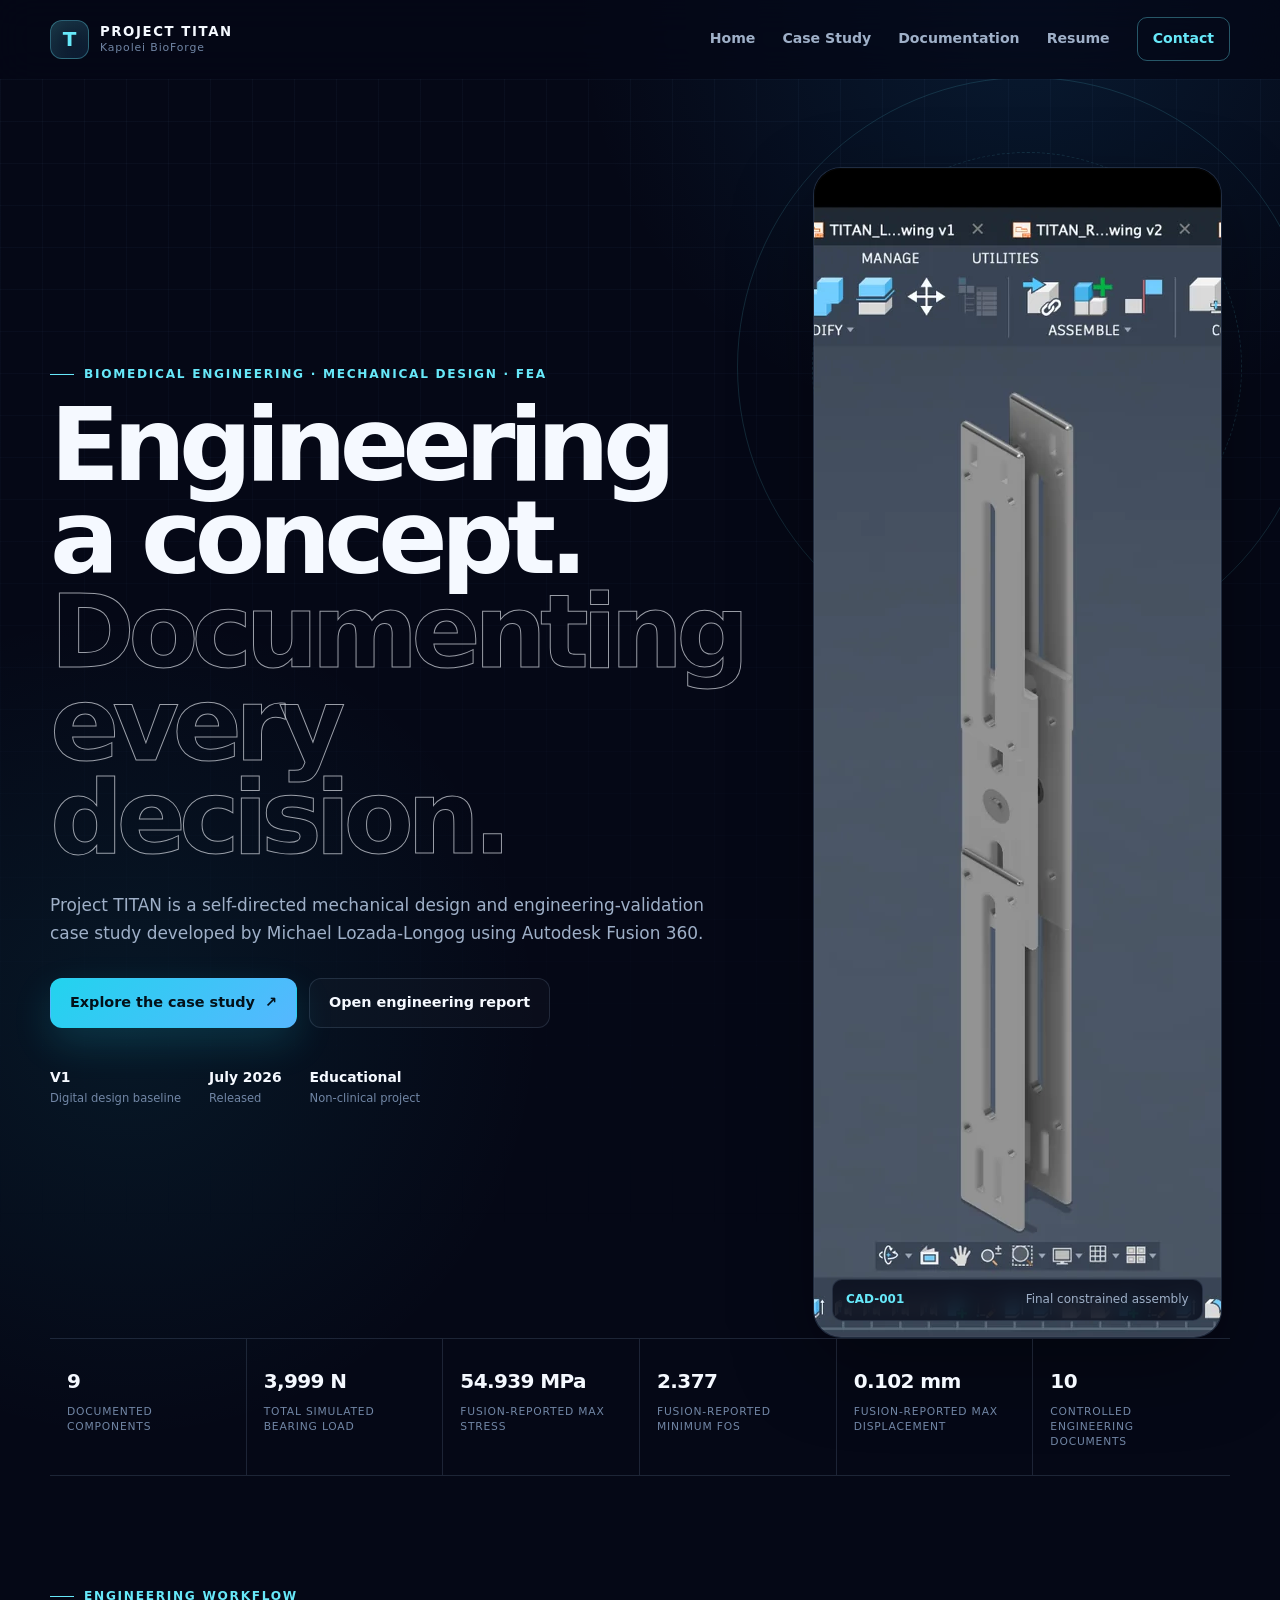
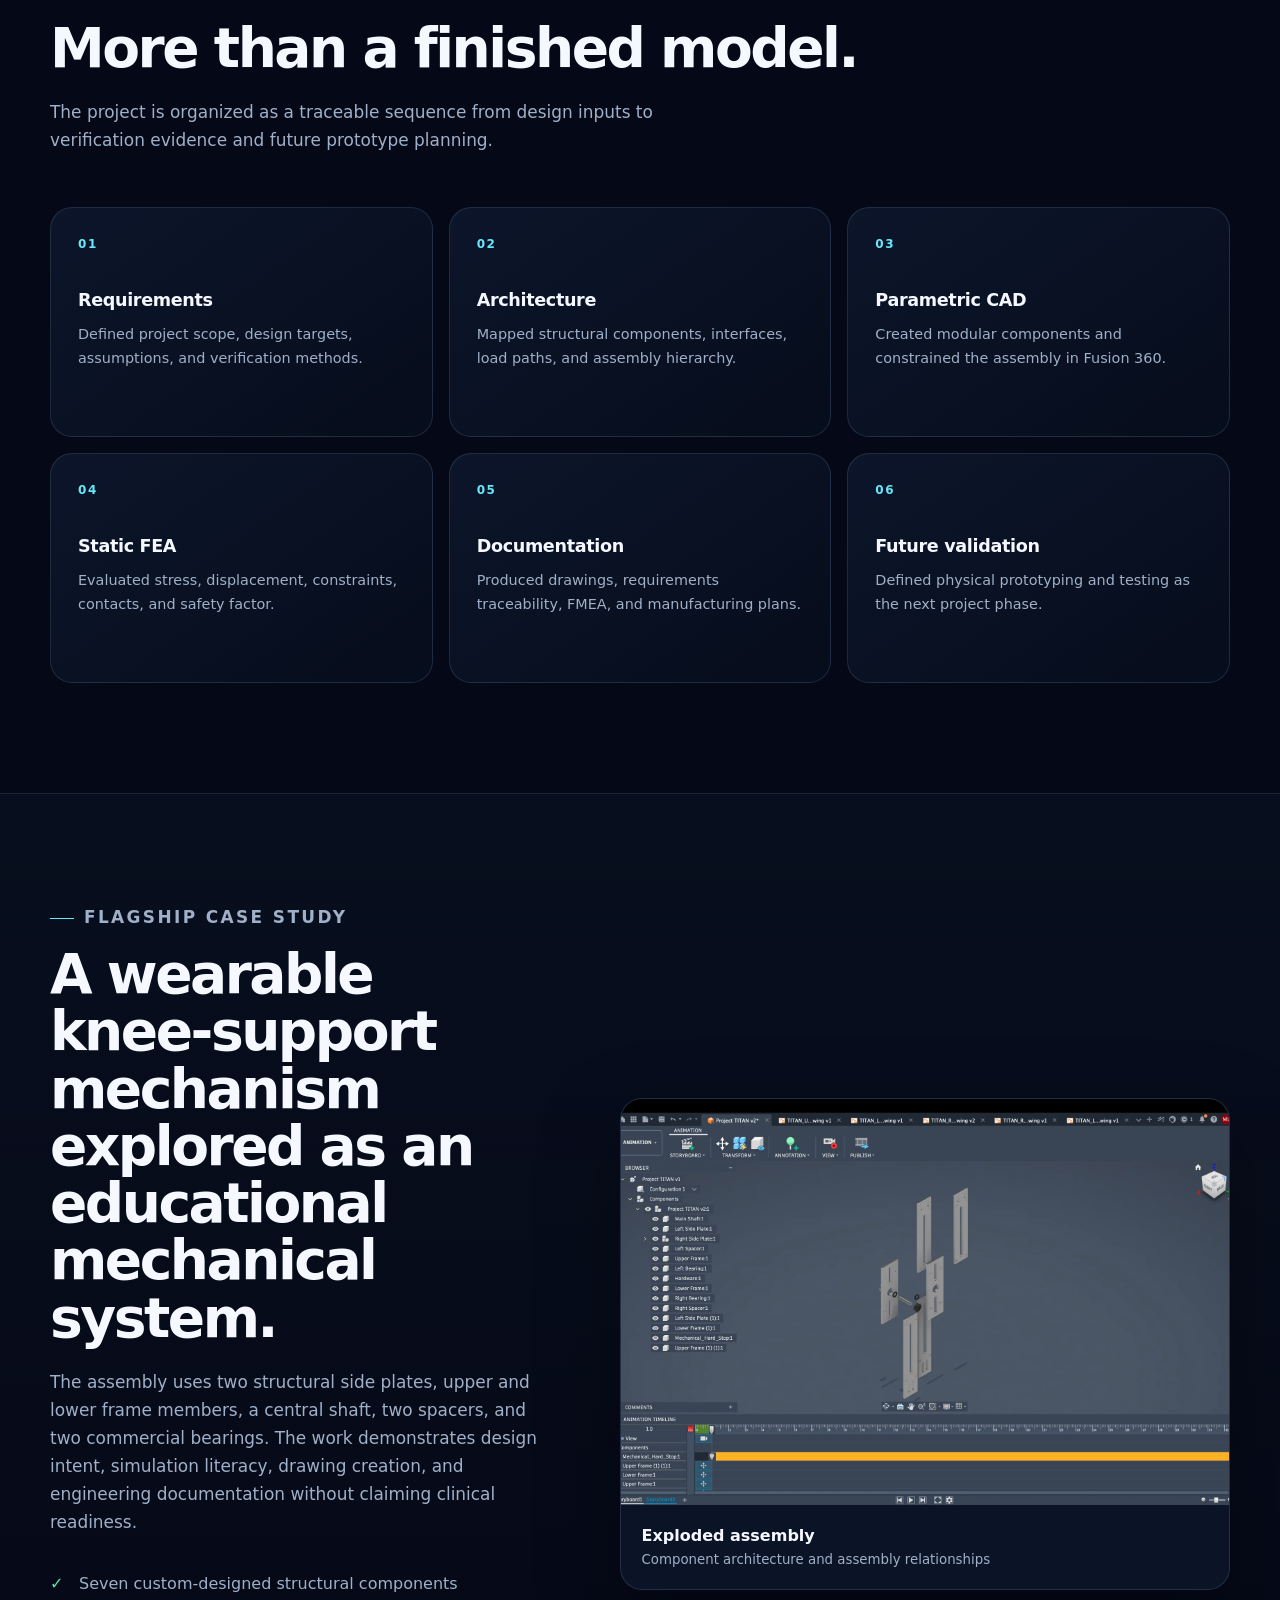
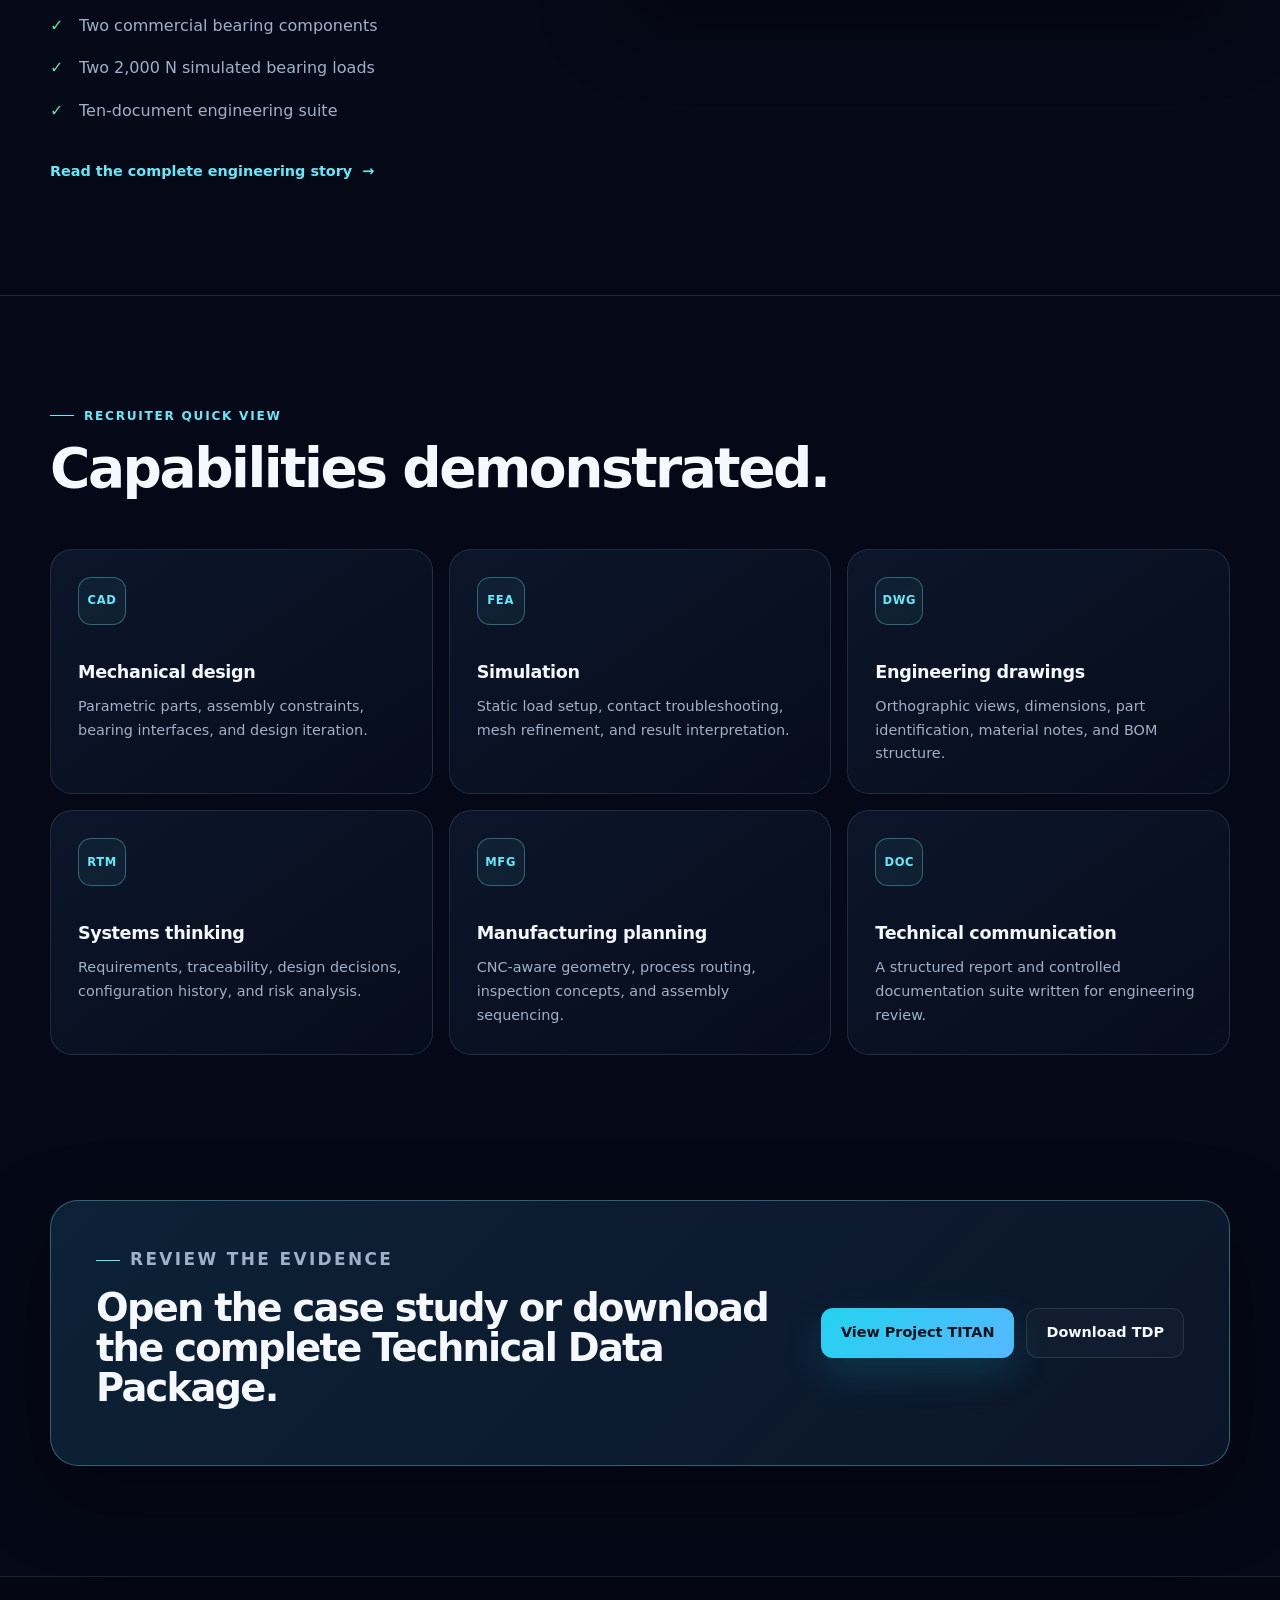
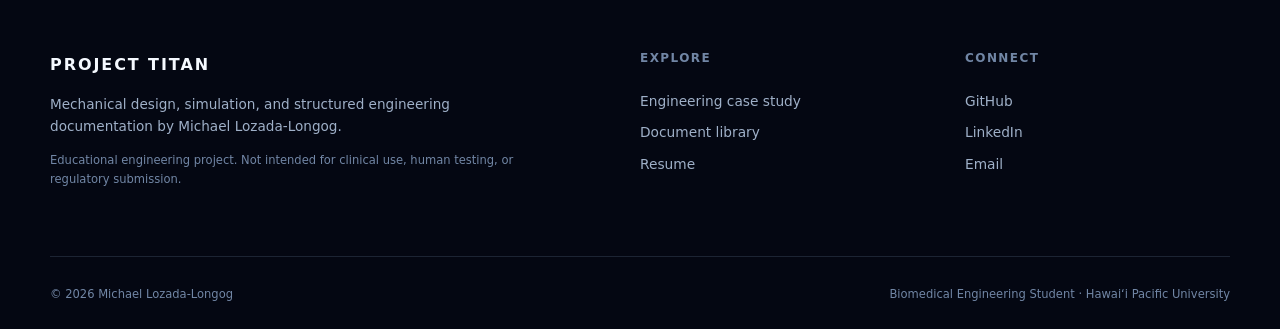
<file: index.html>
<!doctype html>
<html lang="en">
<head>
  <meta charset="utf-8">
  <meta name="viewport" content="width=device-width, initial-scale=1">
  <title>Project TITAN | Mechanical Design &amp; Engineering Validation</title>
  <meta name="description" content="Project TITAN is Michael Lozada-Longog&#x27;s biomedical engineering portfolio case study covering parametric CAD, static FEA, engineering drawings, risk analysis, and manufacturing planning.">
  <meta name="author" content="Michael Lozada-Longog">
  <meta name="theme-color" content="#050816">
  <meta name="keywords" content="Medical Device Design Portfolio, Biomedical Engineering Student, Mechanical Design, Autodesk Fusion 360, Finite Element Analysis, FEA, Engineering Drawings, Engineering Documentation, Hawaiʻi Biomedical Engineering">
  <link rel="canonical" href="https://michaellozadalongog.github.io/project-titan-portfolio/">
  <link rel="icon" href="favicon.svg" type="image/svg+xml">
  <link rel="manifest" href="manifest.webmanifest">
  <meta property="og:type" content="website">
  <meta property="og:title" content="Project TITAN | Mechanical Design &amp; Engineering Validation">
  <meta property="og:description" content="Project TITAN is Michael Lozada-Longog&#x27;s biomedical engineering portfolio case study covering parametric CAD, static FEA, engineering drawings, risk analysis, and manufacturing planning.">
  <meta property="og:url" content="https://michaellozadalongog.github.io/project-titan-portfolio/">
  <meta property="og:image" content="https://michaellozadalongog.github.io/project-titan-portfolio/social-preview.png">
  <meta property="og:image:width" content="1200">
  <meta property="og:image:height" content="630">
  <meta name="twitter:card" content="summary_large_image">
  <meta name="twitter:title" content="Project TITAN | Mechanical Design &amp; Engineering Validation">
  <meta name="twitter:description" content="Project TITAN is Michael Lozada-Longog&#x27;s biomedical engineering portfolio case study covering parametric CAD, static FEA, engineering drawings, risk analysis, and manufacturing planning.">
  <meta name="twitter:image" content="https://michaellozadalongog.github.io/project-titan-portfolio/social-preview.png">
  <link rel="stylesheet" href="style.css">
  <script type="application/ld+json">
{
  "@context": "https://schema.org",
  "@type": "CreativeWork",
  "name": "Project TITAN",
  "url": "https://michaellozadalongog.github.io/project-titan-portfolio/",
  "author": {
    "@type": "Person",
    "name": "Michael Lozada-Longog",
    "url": "https://www.linkedin.com/in/michael-lozada-8bb3803a0/",
    "affiliation": "Hawai\u02bbi Pacific University"
  },
  "description": "An educational biomedical engineering case study covering mechanical design, CAD, static FEA, manufacturing drawings, traceability, and risk analysis.",
  "educationalUse": "Engineering portfolio"
}
</script>
</head>

<body>

<a class="skip-link" href="#main">Skip to content</a>
<div class="scroll-progress" aria-hidden="true"><span></span></div>
<header class="site-header" data-header>
  <div class="container nav-shell">
    <a class="brand" href="index.html" aria-label="Kapolei BioForge home">
      <span class="brand-mark">T</span>
      <span><strong>PROJECT TITAN</strong><small>Kapolei BioForge</small></span>
    </a>
    <button class="menu-toggle" type="button" aria-expanded="false" aria-controls="primary-nav">
      <span></span><span></span><span></span><span class="sr-only">Toggle menu</span>
    </button>
    <nav id="primary-nav" class="primary-nav" aria-label="Primary navigation">
      <a href="index.html">Home</a>
      <a href="project-titan.html">Case Study</a>
      <a href="documentation.html">Documentation</a>
      <a href="resume.html">Resume</a>
      <a href="project-titan.html#contact" class="nav-contact">Contact</a>
    </nav>
  </div>
</header>

<main id="main">
  <section class="hero hero-home">
    <div class="hero-grid container">
      <div class="hero-copy reveal">
        <p class="eyebrow"><span></span> Biomedical Engineering · Mechanical Design · FEA</p>
        <h1>Engineering a concept.<br><em>Documenting every decision.</em></h1>
        <p class="hero-lead">Project TITAN is a self-directed mechanical design and engineering-validation case study developed by Michael Lozada-Longog using Autodesk Fusion 360.</p>
        <div class="button-row">
          <a class="button button-primary" href="project-titan.html">Explore the case study <span>↗</span></a>
          <a class="button button-secondary" href="Project-TITAN-Engineering-Design-Report.pdf" target="_blank">Open engineering report</a>
        </div>
        <div class="hero-meta">
          <div><strong>V1</strong><span>Digital design baseline</span></div>
          <div><strong>July 2026</strong><span>Released</span></div>
          <div><strong>Educational</strong><span>Non-clinical project</span></div>
        </div>
      </div>
      <figure class="hero-visual reveal">
        <div class="visual-frame">
          <img src="hero-assembly.webp" width="1800" height="1169" alt="Project TITAN fully assembled CAD model in Autodesk Fusion 360">
          <div class="visual-label"><span>CAD-001</span> Final constrained assembly</div>
        </div>
        <div class="orbit orbit-one" aria-hidden="true"></div>
        <div class="orbit orbit-two" aria-hidden="true"></div>
      </figure>
    </div>
    <div class="container metrics-grid reveal" aria-label="Project engineering metrics">
      <article><span class="metric-value" data-count="9">9</span><small>documented components</small></article>
      <article><span class="metric-value" data-count="4000" data-suffix=" N">4,000 N</span><small>total simulated bearing load</small></article>
      <article><span class="metric-value" data-count="54.947" data-decimals="3" data-suffix=" MPa">54.947 MPa</span><small>Fusion-reported max stress</small></article>
      <article><span class="metric-value" data-count="2.377" data-decimals="3">2.377</span><small>Fusion-reported minimum FOS</small></article>
      <article><span class="metric-value" data-count="0.102" data-decimals="3" data-suffix=" mm">0.102 mm</span><small>Fusion-reported max displacement</small></article>
      <article><span class="metric-value" data-count="10">10</span><small>controlled engineering documents</small></article>
    </div>
  </section>

  <section class="section" id="workflow">
    <div class="container">
      <header class="section-header reveal">
        <p class="eyebrow"><span></span> Engineering workflow</p>
        <h2>More than a finished model.</h2>
        <p>The project is organized as a traceable sequence from design inputs to verification evidence and future prototype planning.</p>
      </header>
      <ol class="process-grid">
        <li class="reveal"><b>01</b><h3>Requirements</h3><p>Defined project scope, design targets, assumptions, and verification methods.</p></li>
        <li class="reveal"><b>02</b><h3>Architecture</h3><p>Mapped structural components, interfaces, load paths, and assembly hierarchy.</p></li>
        <li class="reveal"><b>03</b><h3>Parametric CAD</h3><p>Created modular components and constrained the assembly in Fusion 360.</p></li>
        <li class="reveal"><b>04</b><h3>Static FEA</h3><p>Evaluated stress, displacement, constraints, contacts, and safety factor.</p></li>
        <li class="reveal"><b>05</b><h3>Documentation</h3><p>Produced drawings, requirements traceability, FMEA, and manufacturing plans.</p></li>
        <li class="reveal"><b>06</b><h3>Future validation</h3><p>Defined physical prototyping and testing as the next project phase.</p></li>
      </ol>
    </div>
  </section>

  <section class="section section-dark">
    <div class="container split-feature">
      <div class="feature-copy reveal">
        <p class="eyebrow"><span></span> Flagship case study</p>
        <h2>A wearable knee-support mechanism explored as an educational mechanical system.</h2>
        <p>The assembly uses two structural side plates, upper and lower frame members, a central shaft, two spacers, and two commercial bearings. The work demonstrates design intent, simulation literacy, drawing creation, and engineering documentation without claiming clinical readiness.</p>
        <ul class="check-list">
          <li>Seven custom-designed structural components</li>
          <li>Two commercial bearing components</li>
          <li>Two 2,000 N simulated bearing loads</li>
          <li>Ten-document engineering suite</li>
        </ul>
        <a class="text-link" href="project-titan.html">Read the complete engineering story <span>→</span></a>
      </div>
      <figure class="media-card reveal">
        <img src="exploded-view.webp" loading="lazy" alt="Exploded view of Project TITAN showing the assembly hierarchy">
        <figcaption><span>Exploded assembly</span><small>Component architecture and assembly relationships</small></figcaption>
      </figure>
    </div>
  </section>

  <section class="section">
    <div class="container">
      <header class="section-header reveal">
        <p class="eyebrow"><span></span> Recruiter quick view</p>
        <h2>Capabilities demonstrated.</h2>
      </header>
      <div class="capability-grid">
        <article class="reveal"><div class="icon-chip">CAD</div><h3>Mechanical design</h3><p>Parametric parts, assembly constraints, bearing interfaces, and design iteration.</p></article>
        <article class="reveal"><div class="icon-chip">FEA</div><h3>Simulation</h3><p>Static load setup, contact troubleshooting, mesh refinement, and result interpretation.</p></article>
        <article class="reveal"><div class="icon-chip">DWG</div><h3>Engineering drawings</h3><p>Orthographic views, dimensions, part identification, material notes, and BOM structure.</p></article>
        <article class="reveal"><div class="icon-chip">RTM</div><h3>Systems thinking</h3><p>Requirements, traceability, design decisions, configuration history, and risk analysis.</p></article>
        <article class="reveal"><div class="icon-chip">MFG</div><h3>Manufacturing planning</h3><p>CNC-aware geometry, process routing, inspection concepts, and assembly sequencing.</p></article>
        <article class="reveal"><div class="icon-chip">DOC</div><h3>Technical communication</h3><p>A structured report and controlled documentation suite written for engineering review.</p></article>
      </div>
    </div>
  </section>

  <section class="section callout-section">
    <div class="container callout reveal">
      <div>
        <p class="eyebrow"><span></span> Review the evidence</p>
        <h2>Open the case study or download the complete Technical Data Package.</h2>
      </div>
      <div class="button-row">
        <a class="button button-primary" href="project-titan.html">View Project TITAN</a>
        <a class="button button-secondary" href="Project-TITAN-V1-Technical-Data-Package.zip">Download TDP</a>
      </div>
    </div>
  </section>
</main>

<footer class="site-footer">
  <div class="container footer-grid">
    <div>
      <a class="footer-brand" href="index.html">PROJECT TITAN</a>
      <p>Mechanical design, simulation, and structured engineering documentation by Michael Lozada-Longog.</p>
      <p class="legal-note">Educational engineering project. Not intended for clinical use, human testing, or regulatory submission.</p>
    </div>
    <div>
      <h2>Explore</h2>
      <a href="project-titan.html">Engineering case study</a>
      <a href="documentation.html">Document library</a>
      <a href="resume.html">Resume</a>
    </div>
    <div>
      <h2>Connect</h2>
      <a href="https://github.com/michaellozadalongog/project-titan-portfolio" target="_blank" rel="noreferrer">GitHub</a>
      <a href="https://www.linkedin.com/in/michael-lozada-8bb3803a0/" target="_blank" rel="noreferrer">LinkedIn</a>
      <a href="mailto:MICHAELLOZADALONGOG@gmail.com">Email</a>
    </div>
  </div>
  <div class="container footer-bottom">
    <span>© <span data-year></span> Michael Lozada-Longog</span>
    <span>Biomedical Engineering Student · Hawaiʻi Pacific University</span>
  </div>
</footer>

<script src="main.js" defer></script>
</body>
</html>
</file>
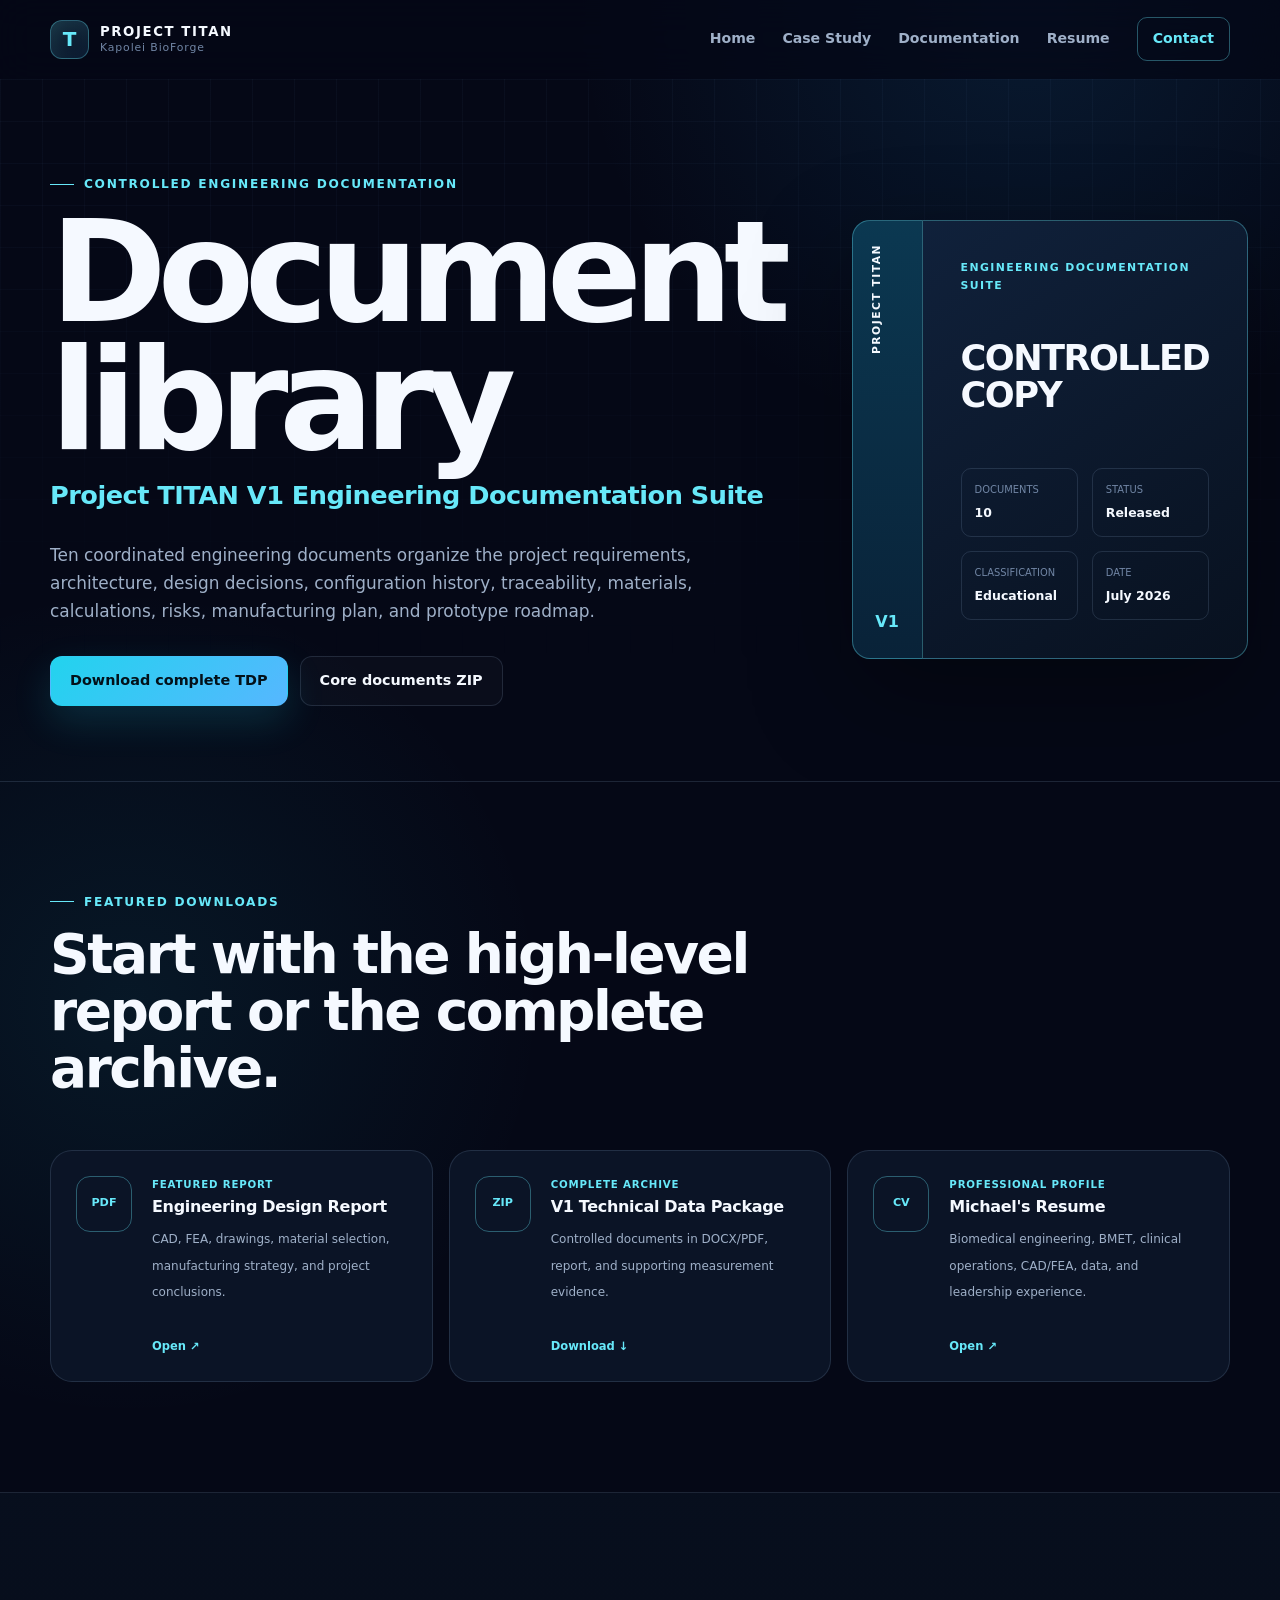
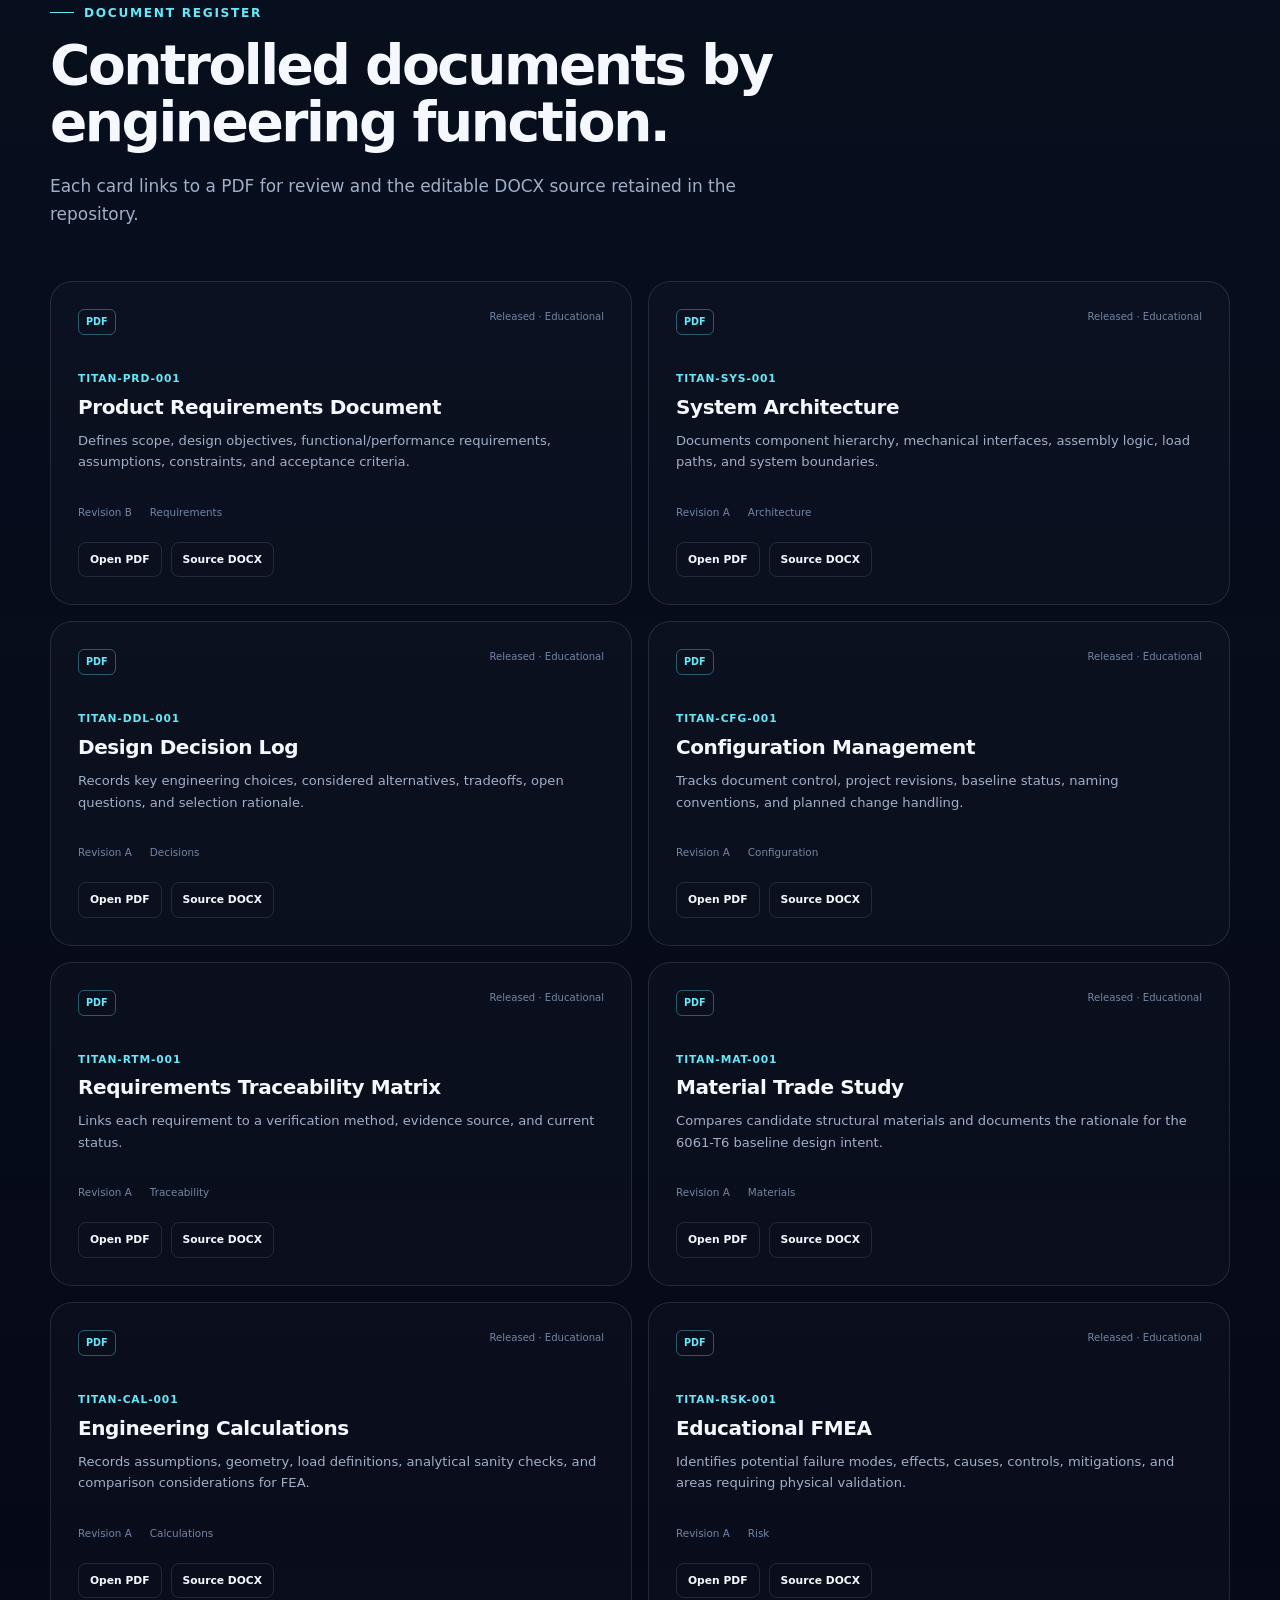
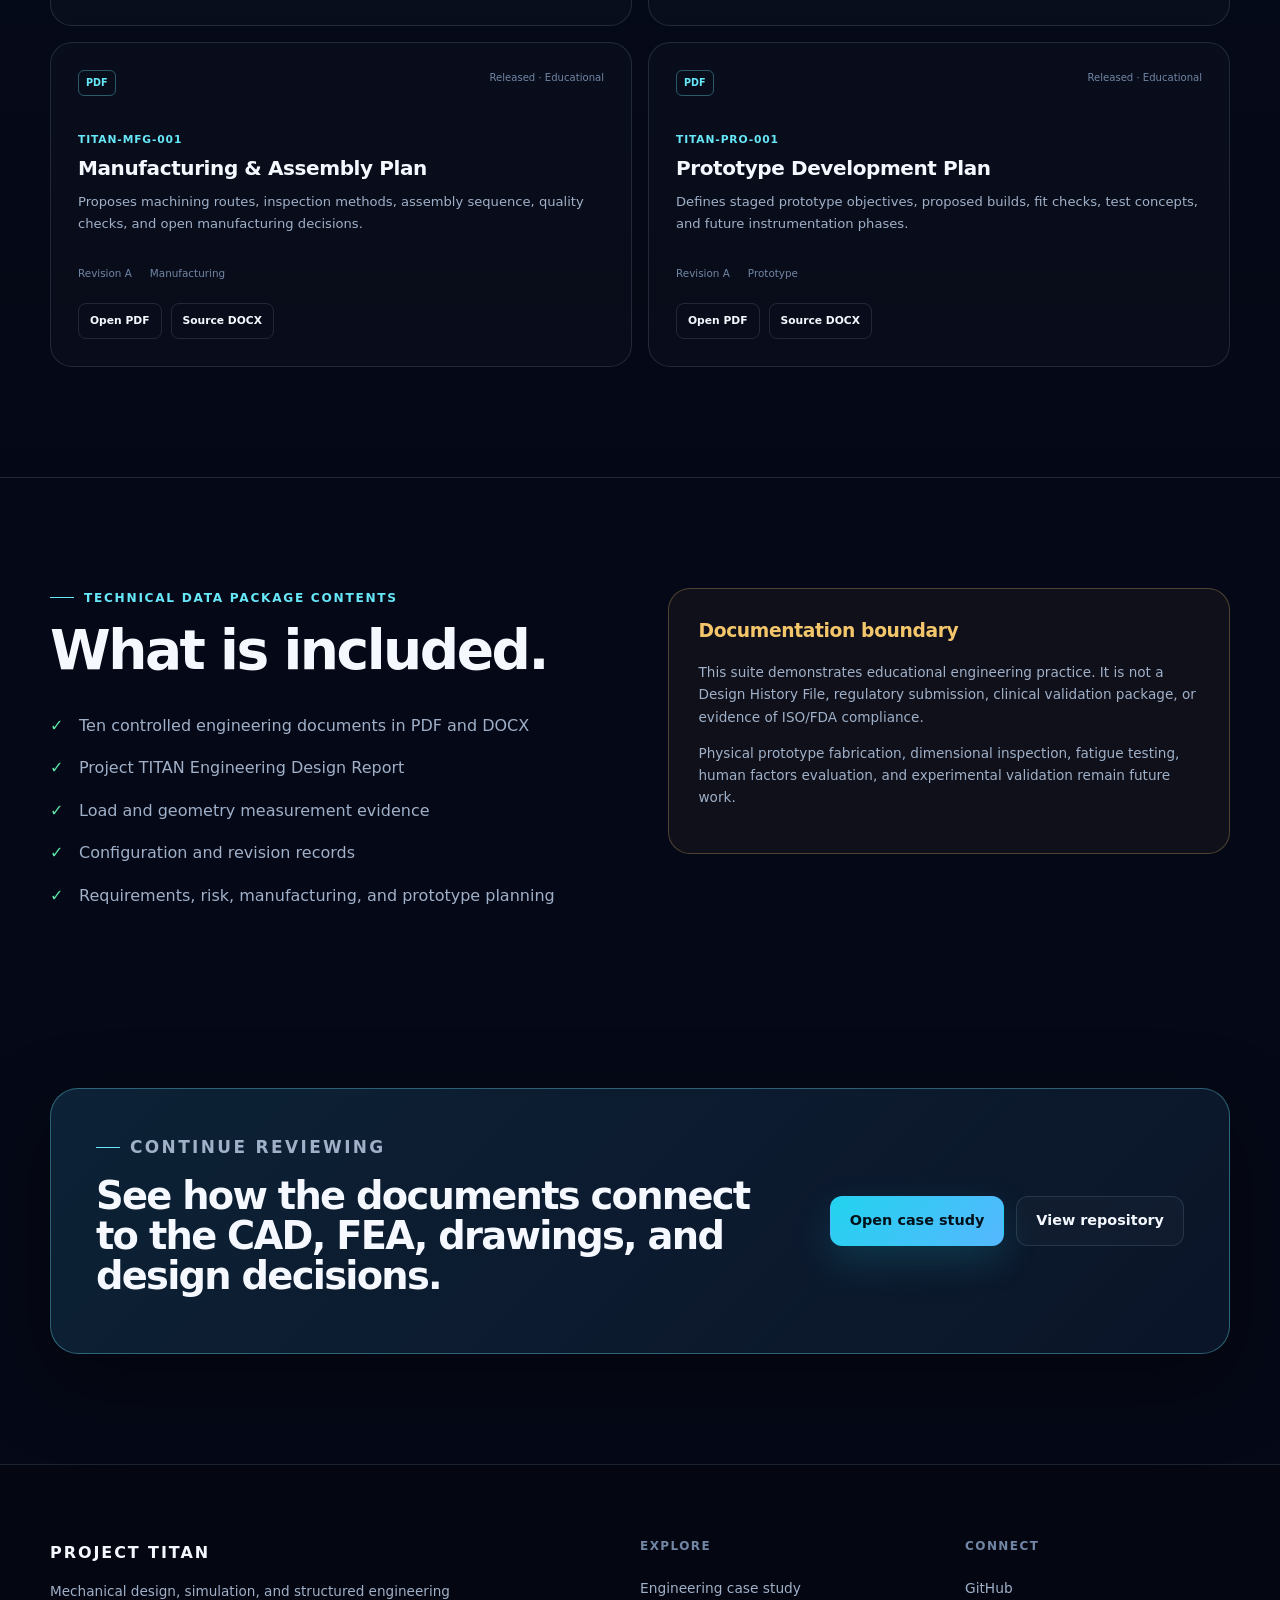
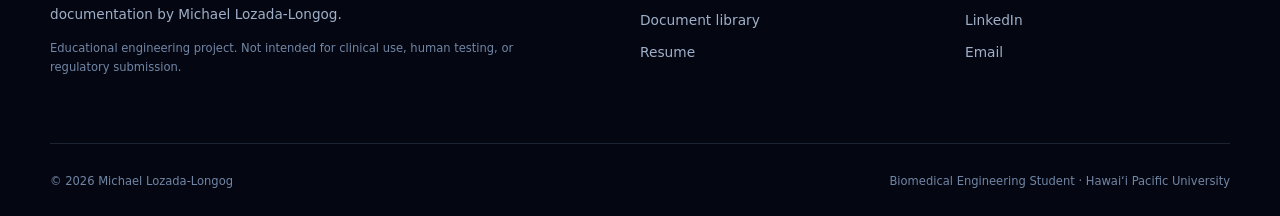
<file: documentation.html>
<!doctype html>
<html lang="en">
<head>
  <meta charset="utf-8">
  <meta name="viewport" content="width=device-width, initial-scale=1">
  <title>Project TITAN Documentation Center | Engineering Data Package</title>
  <meta name="description" content="Access Project TITAN&#x27;s Product Requirements Document, system architecture, material trade study, FMEA, traceability matrix, calculations, manufacturing plan, prototype plan, report, resume, and Technical Data Package.">
  <meta name="author" content="Michael Lozada-Longog">
  <meta name="theme-color" content="#050816">
  <meta name="keywords" content="Medical Device Design Portfolio, Biomedical Engineering Student, Mechanical Design, Autodesk Fusion 360, Finite Element Analysis, FEA, Engineering Drawings, Engineering Documentation, Hawaiʻi Biomedical Engineering">
  <link rel="canonical" href="https://michaellozadalongog.github.io/project-titan-portfolio/documentation.html">
  <link rel="icon" href="favicon.svg" type="image/svg+xml">
  <link rel="manifest" href="manifest.webmanifest">
  <meta property="og:type" content="website">
  <meta property="og:title" content="Project TITAN Documentation Center | Engineering Data Package">
  <meta property="og:description" content="Access Project TITAN&#x27;s Product Requirements Document, system architecture, material trade study, FMEA, traceability matrix, calculations, manufacturing plan, prototype plan, report, resume, and Technical Data Package.">
  <meta property="og:url" content="https://michaellozadalongog.github.io/project-titan-portfolio/documentation.html">
  <meta property="og:image" content="https://michaellozadalongog.github.io/project-titan-portfolio/social-preview.png">
  <meta property="og:image:width" content="1200">
  <meta property="og:image:height" content="630">
  <meta name="twitter:card" content="summary_large_image">
  <meta name="twitter:title" content="Project TITAN Documentation Center | Engineering Data Package">
  <meta name="twitter:description" content="Access Project TITAN&#x27;s Product Requirements Document, system architecture, material trade study, FMEA, traceability matrix, calculations, manufacturing plan, prototype plan, report, resume, and Technical Data Package.">
  <meta name="twitter:image" content="https://michaellozadalongog.github.io/project-titan-portfolio/social-preview.png">
  <link rel="stylesheet" href="style.css">
  
</head>

<body>

<a class="skip-link" href="#main">Skip to content</a>
<div class="scroll-progress" aria-hidden="true"><span></span></div>
<header class="site-header" data-header>
  <div class="container nav-shell">
    <a class="brand" href="index.html" aria-label="Kapolei BioForge home">
      <span class="brand-mark">T</span>
      <span><strong>PROJECT TITAN</strong><small>Kapolei BioForge</small></span>
    </a>
    <button class="menu-toggle" type="button" aria-expanded="false" aria-controls="primary-nav">
      <span></span><span></span><span></span><span class="sr-only">Toggle menu</span>
    </button>
    <nav id="primary-nav" class="primary-nav" aria-label="Primary navigation">
      <a href="index.html">Home</a>
      <a href="project-titan.html">Case Study</a>
      <a href="documentation.html">Documentation</a>
      <a href="resume.html">Resume</a>
      <a href="project-titan.html#contact" class="nav-contact">Contact</a>
    </nav>
  </div>
</header>

<main id="main">
  <section class="page-hero documentation-hero">
    <div class="container page-hero-grid">
      <div class="reveal">
        <p class="eyebrow"><span></span> Controlled engineering documentation</p>
        <h1>Document library</h1>
        <p class="page-subtitle">Project TITAN V1 Engineering Documentation Suite</p>
        <p class="hero-lead">Ten coordinated engineering documents organize the project requirements, architecture, design decisions, configuration history, traceability, materials, calculations, risks, manufacturing plan, and prototype roadmap.</p>
        <div class="button-row">
          <a class="button button-primary" href="Project-TITAN-V1-Technical-Data-Package.zip">Download complete TDP</a>
          <a class="button button-secondary" href="Project-TITAN-Core-Engineering-Documents.zip">Core documents ZIP</a>
        </div>
      </div>
      <div class="binder-visual reveal" aria-label="Engineering documentation summary">
        <div class="binder-spine"><span>PROJECT TITAN</span><strong>V1</strong></div>
        <div class="binder-cover">
          <p>ENGINEERING DOCUMENTATION SUITE</p>
          <h2>CONTROLLED COPY</h2>
          <dl>
            <div><dt>Documents</dt><dd>10</dd></div>
            <div><dt>Status</dt><dd>Released</dd></div>
            <div><dt>Classification</dt><dd>Educational</dd></div>
            <div><dt>Date</dt><dd>July 2026</dd></div>
          </dl>
        </div>
      </div>
    </div>
  </section>

  <section class="section">
    <div class="container">
      <header class="section-header reveal">
        <p class="eyebrow"><span></span> Featured downloads</p>
        <h2>Start with the high-level report or the complete archive.</h2>
      </header>
      <div class="featured-downloads">
        <a class="download-feature reveal" href="Project-TITAN-Engineering-Design-Report.pdf" target="_blank">
          <span class="download-icon">PDF</span>
          <div><p>Featured report</p><h3>Engineering Design Report</h3><small>CAD, FEA, drawings, material selection, manufacturing strategy, and project conclusions.</small></div>
          <b>Open ↗</b>
        </a>
        <a class="download-feature reveal" href="Project-TITAN-V1-Technical-Data-Package.zip">
          <span class="download-icon">ZIP</span>
          <div><p>Complete archive</p><h3>V1 Technical Data Package</h3><small>Controlled documents in DOCX/PDF, report, and supporting measurement evidence.</small></div>
          <b>Download ↓</b>
        </a>
        <a class="download-feature reveal" href="Michael-Lozada-Longog-Resume.pdf" target="_blank">
          <span class="download-icon">CV</span>
          <div><p>Professional profile</p><h3>Michael's Resume</h3><small>Biomedical engineering, BMET, clinical operations, CAD/FEA, data, and leadership experience.</small></div>
          <b>Open ↗</b>
        </a>
      </div>
    </div>
  </section>

  <section class="section section-dark">
    <div class="container">
      <header class="section-header reveal">
        <p class="eyebrow"><span></span> Document register</p>
        <h2>Controlled documents by engineering function.</h2>
        <p>Each card links to a PDF for review and the editable DOCX source retained in the repository.</p>
      </header>
      <div class="document-grid-full">
        <article class="document-card reveal" data-doc-category="requirements">
      <div class="document-top"><span class="doc-type">PDF</span><span class="doc-status">Released · Educational</span></div>
      <p class="doc-number">TITAN-PRD-001</p>
      <h3>Product Requirements Document</h3>
      <p>Defines scope, design objectives, functional/performance requirements, assumptions, constraints, and acceptance criteria.</p>
      <div class="document-meta"><span>Revision B</span><span>Requirements</span></div>
      <div class="document-actions">
        <a href="TITAN-PRD-001_Product_Requirements_RevB.pdf" target="_blank">Open PDF</a>
        <a href="TITAN-PRD-001_Product_Requirements_RevB.docx">Source DOCX</a>
      </div>
    </article>
<article class="document-card reveal" data-doc-category="architecture">
      <div class="document-top"><span class="doc-type">PDF</span><span class="doc-status">Released · Educational</span></div>
      <p class="doc-number">TITAN-SYS-001</p>
      <h3>System Architecture</h3>
      <p>Documents component hierarchy, mechanical interfaces, assembly logic, load paths, and system boundaries.</p>
      <div class="document-meta"><span>Revision A</span><span>Architecture</span></div>
      <div class="document-actions">
        <a href="TITAN-SYS-001_System_Architecture_RevA.pdf" target="_blank">Open PDF</a>
        <a href="TITAN-SYS-001_System_Architecture_RevA.docx">Source DOCX</a>
      </div>
    </article>
<article class="document-card reveal" data-doc-category="decisions">
      <div class="document-top"><span class="doc-type">PDF</span><span class="doc-status">Released · Educational</span></div>
      <p class="doc-number">TITAN-DDL-001</p>
      <h3>Design Decision Log</h3>
      <p>Records key engineering choices, considered alternatives, tradeoffs, open questions, and selection rationale.</p>
      <div class="document-meta"><span>Revision A</span><span>Decisions</span></div>
      <div class="document-actions">
        <a href="TITAN-DDL-001_Design_Decision_Log_RevA.pdf" target="_blank">Open PDF</a>
        <a href="TITAN-DDL-001_Design_Decision_Log_RevA.docx">Source DOCX</a>
      </div>
    </article>
<article class="document-card reveal" data-doc-category="configuration">
      <div class="document-top"><span class="doc-type">PDF</span><span class="doc-status">Released · Educational</span></div>
      <p class="doc-number">TITAN-CFG-001</p>
      <h3>Configuration Management</h3>
      <p>Tracks document control, project revisions, baseline status, naming conventions, and planned change handling.</p>
      <div class="document-meta"><span>Revision A</span><span>Configuration</span></div>
      <div class="document-actions">
        <a href="TITAN-CFG-001_Configuration_Management_RevA.pdf" target="_blank">Open PDF</a>
        <a href="TITAN-CFG-001_Configuration_Management_RevA.docx">Source DOCX</a>
      </div>
    </article>
<article class="document-card reveal" data-doc-category="traceability">
      <div class="document-top"><span class="doc-type">PDF</span><span class="doc-status">Released · Educational</span></div>
      <p class="doc-number">TITAN-RTM-001</p>
      <h3>Requirements Traceability Matrix</h3>
      <p>Links each requirement to a verification method, evidence source, and current status.</p>
      <div class="document-meta"><span>Revision A</span><span>Traceability</span></div>
      <div class="document-actions">
        <a href="TITAN-RTM-001_Requirements_Traceability_RevA.pdf" target="_blank">Open PDF</a>
        <a href="TITAN-RTM-001_Requirements_Traceability_RevA.docx">Source DOCX</a>
      </div>
    </article>
<article class="document-card reveal" data-doc-category="materials">
      <div class="document-top"><span class="doc-type">PDF</span><span class="doc-status">Released · Educational</span></div>
      <p class="doc-number">TITAN-MAT-001</p>
      <h3>Material Trade Study</h3>
      <p>Compares candidate structural materials and documents the rationale for the 6061-T6 baseline design intent.</p>
      <div class="document-meta"><span>Revision A</span><span>Materials</span></div>
      <div class="document-actions">
        <a href="TITAN-MAT-001_Material_Trade_Study_RevA.pdf" target="_blank">Open PDF</a>
        <a href="TITAN-MAT-001_Material_Trade_Study_RevA.docx">Source DOCX</a>
      </div>
    </article>
<article class="document-card reveal" data-doc-category="calculations">
      <div class="document-top"><span class="doc-type">PDF</span><span class="doc-status">Released · Educational</span></div>
      <p class="doc-number">TITAN-CAL-001</p>
      <h3>Engineering Calculations</h3>
      <p>Records assumptions, geometry, load definitions, analytical sanity checks, and comparison considerations for FEA.</p>
      <div class="document-meta"><span>Revision A</span><span>Calculations</span></div>
      <div class="document-actions">
        <a href="TITAN-CAL-001_Engineering_Calculations_RevA.pdf" target="_blank">Open PDF</a>
        <a href="TITAN-CAL-001_Engineering_Calculations_RevA.docx">Source DOCX</a>
      </div>
    </article>
<article class="document-card reveal" data-doc-category="risk">
      <div class="document-top"><span class="doc-type">PDF</span><span class="doc-status">Released · Educational</span></div>
      <p class="doc-number">TITAN-RSK-001</p>
      <h3>Educational FMEA</h3>
      <p>Identifies potential failure modes, effects, causes, controls, mitigations, and areas requiring physical validation.</p>
      <div class="document-meta"><span>Revision A</span><span>Risk</span></div>
      <div class="document-actions">
        <a href="TITAN-RSK-001_Educational_FMEA_RevA.pdf" target="_blank">Open PDF</a>
        <a href="TITAN-RSK-001_Educational_FMEA_RevA.docx">Source DOCX</a>
      </div>
    </article>
<article class="document-card reveal" data-doc-category="manufacturing">
      <div class="document-top"><span class="doc-type">PDF</span><span class="doc-status">Released · Educational</span></div>
      <p class="doc-number">TITAN-MFG-001</p>
      <h3>Manufacturing & Assembly Plan</h3>
      <p>Proposes machining routes, inspection methods, assembly sequence, quality checks, and open manufacturing decisions.</p>
      <div class="document-meta"><span>Revision A</span><span>Manufacturing</span></div>
      <div class="document-actions">
        <a href="TITAN-MFG-001_Manufacturing_Assembly_Plan_RevA.pdf" target="_blank">Open PDF</a>
        <a href="TITAN-MFG-001_Manufacturing_Assembly_Plan_RevA.docx">Source DOCX</a>
      </div>
    </article>
<article class="document-card reveal" data-doc-category="prototype">
      <div class="document-top"><span class="doc-type">PDF</span><span class="doc-status">Released · Educational</span></div>
      <p class="doc-number">TITAN-PRO-001</p>
      <h3>Prototype Development Plan</h3>
      <p>Defines staged prototype objectives, proposed builds, fit checks, test concepts, and future instrumentation phases.</p>
      <div class="document-meta"><span>Revision A</span><span>Prototype</span></div>
      <div class="document-actions">
        <a href="TITAN-PRO-001_Prototype_Development_Plan_RevA.pdf" target="_blank">Open PDF</a>
        <a href="TITAN-PRO-001_Prototype_Development_Plan_RevA.docx">Source DOCX</a>
      </div>
    </article>
      </div>
    </div>
  </section>

  <section class="section">
    <div class="container two-column-info">
      <article class="reveal">
        <p class="eyebrow"><span></span> Technical Data Package contents</p>
        <h2>What is included.</h2>
        <ul class="check-list">
          <li>Ten controlled engineering documents in PDF and DOCX</li>
          <li>Project TITAN Engineering Design Report</li>
          <li>Load and geometry measurement evidence</li>
          <li>Configuration and revision records</li>
          <li>Requirements, risk, manufacturing, and prototype planning</li>
        </ul>
      </article>
      <article class="disclosure-card reveal">
        <h3>Documentation boundary</h3>
        <p>This suite demonstrates educational engineering practice. It is not a Design History File, regulatory submission, clinical validation package, or evidence of ISO/FDA compliance.</p>
        <p>Physical prototype fabrication, dimensional inspection, fatigue testing, human factors evaluation, and experimental validation remain future work.</p>
      </article>
    </div>
  </section>

  <section class="section callout-section">
    <div class="container callout reveal">
      <div>
        <p class="eyebrow"><span></span> Continue reviewing</p>
        <h2>See how the documents connect to the CAD, FEA, drawings, and design decisions.</h2>
      </div>
      <div class="button-row">
        <a class="button button-primary" href="project-titan.html">Open case study</a>
        <a class="button button-secondary" href="https://github.com/michaellozadalongog/project-titan-portfolio" target="_blank" rel="noreferrer">View repository</a>
      </div>
    </div>
  </section>
</main>

<footer class="site-footer">
  <div class="container footer-grid">
    <div>
      <a class="footer-brand" href="index.html">PROJECT TITAN</a>
      <p>Mechanical design, simulation, and structured engineering documentation by Michael Lozada-Longog.</p>
      <p class="legal-note">Educational engineering project. Not intended for clinical use, human testing, or regulatory submission.</p>
    </div>
    <div>
      <h2>Explore</h2>
      <a href="project-titan.html">Engineering case study</a>
      <a href="documentation.html">Document library</a>
      <a href="resume.html">Resume</a>
    </div>
    <div>
      <h2>Connect</h2>
      <a href="https://github.com/michaellozadalongog/project-titan-portfolio" target="_blank" rel="noreferrer">GitHub</a>
      <a href="https://www.linkedin.com/in/michael-lozada-8bb3803a0/" target="_blank" rel="noreferrer">LinkedIn</a>
      <a href="mailto:MICHAELLOZADALONGOG@gmail.com">Email</a>
    </div>
  </div>
  <div class="container footer-bottom">
    <span>© <span data-year></span> Michael Lozada-Longog</span>
    <span>Biomedical Engineering Student · Hawaiʻi Pacific University</span>
  </div>
</footer>

<script src="main.js" defer></script>
</body>
</html>
</file>
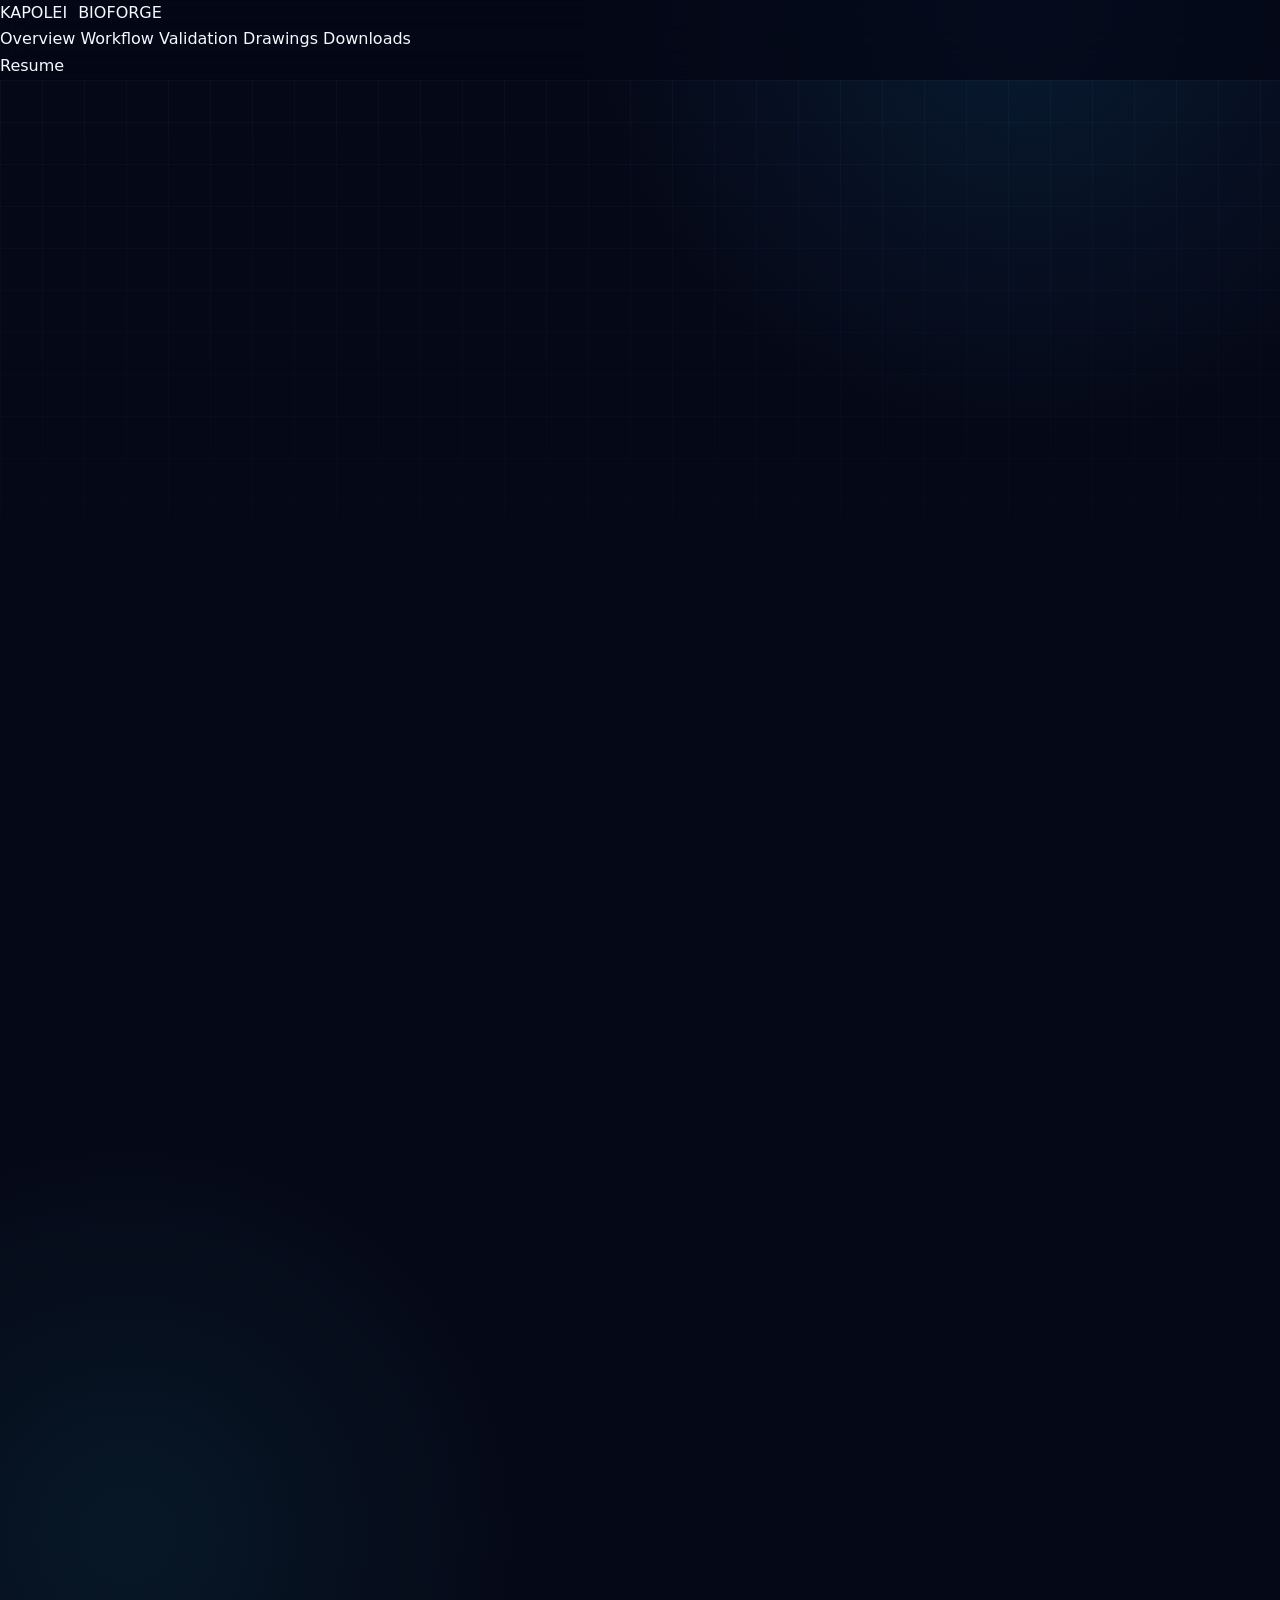
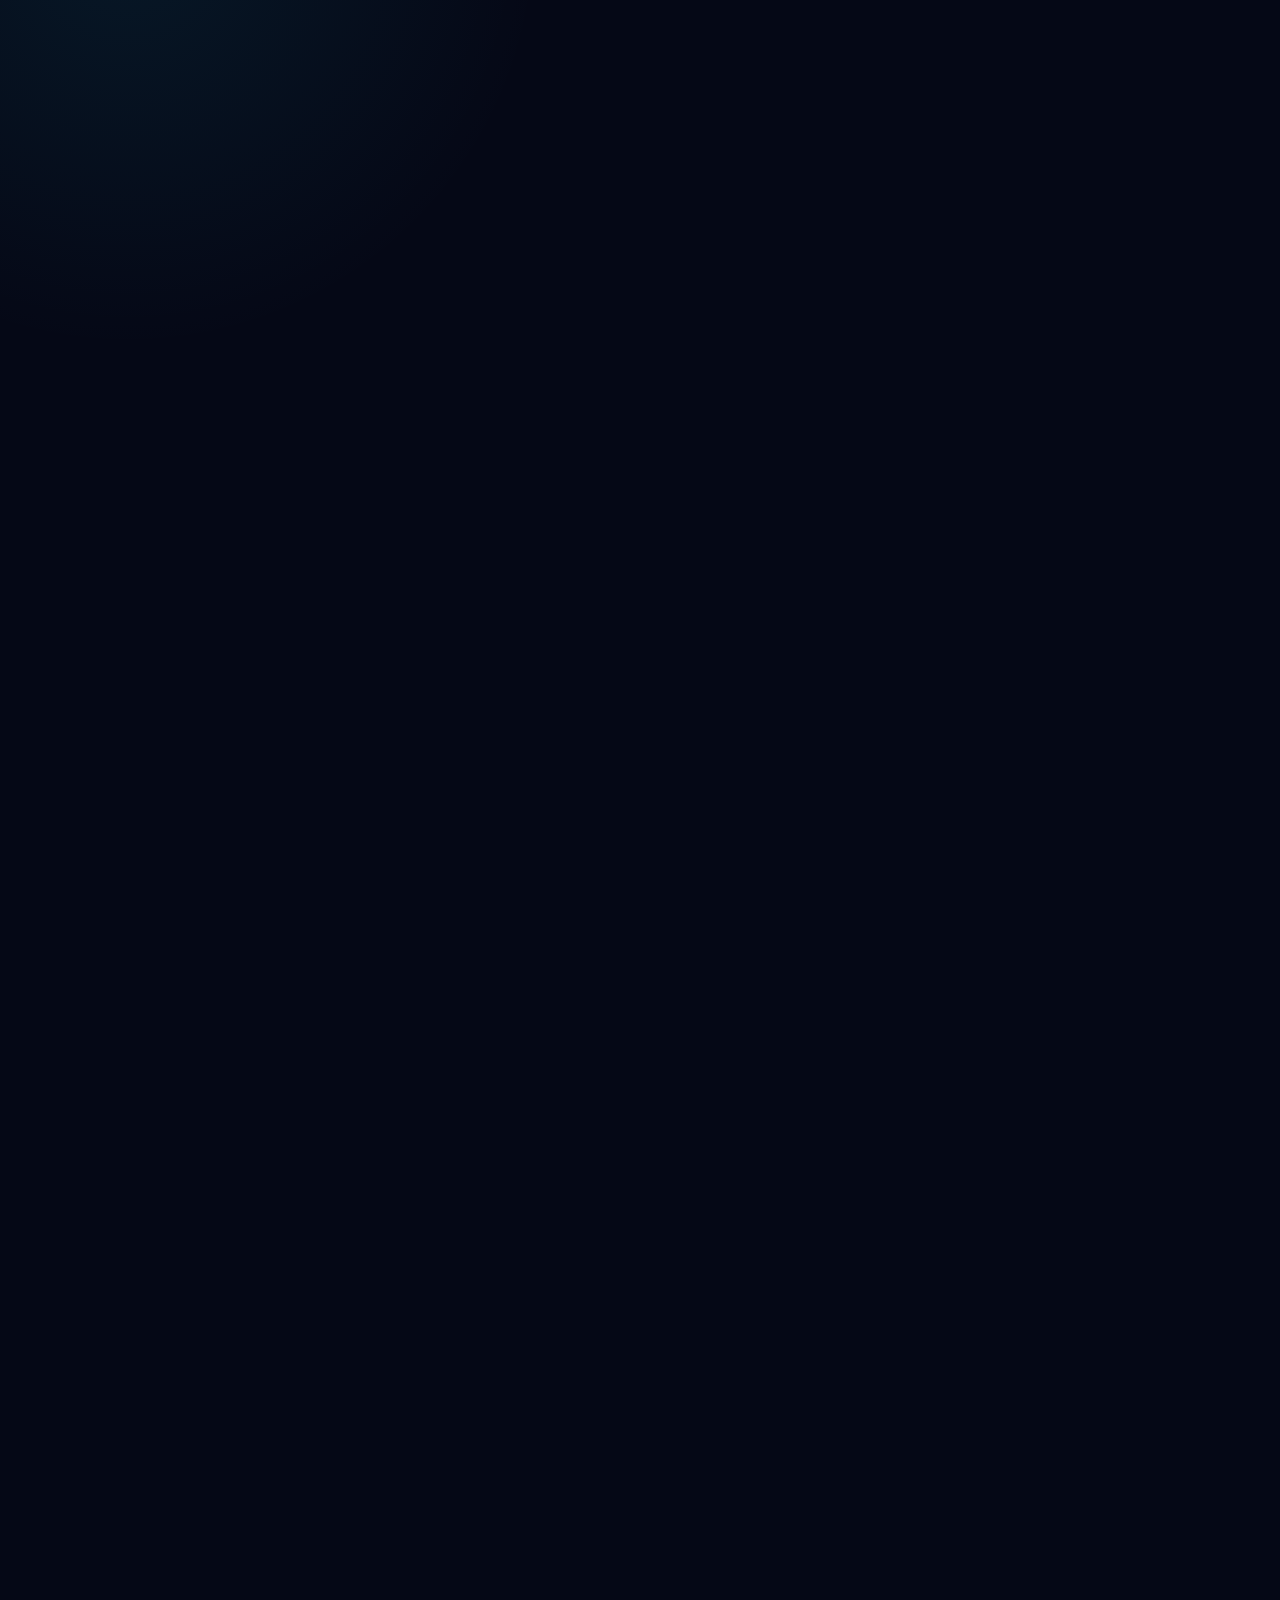
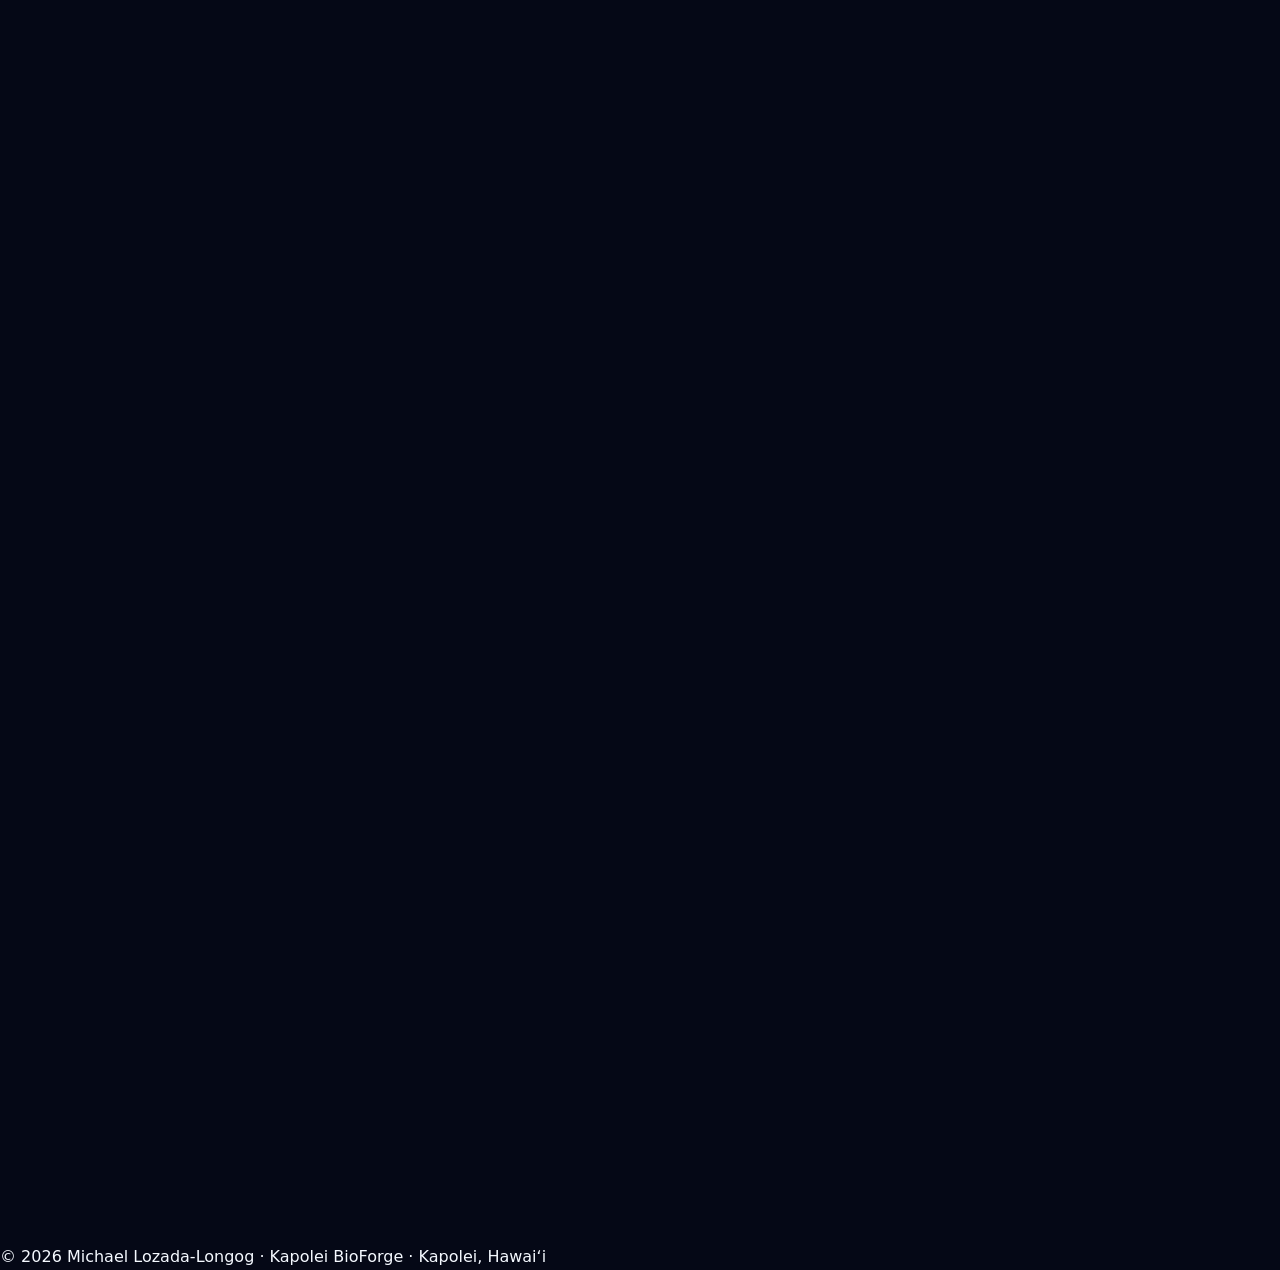
<file: index 2.html>
<!doctype html>
<html lang="en">
<head>
  <meta charset="utf-8">
  <meta name="viewport" content="width=device-width, initial-scale=1">
  <meta name="description" content="Project TITAN — a biomedical mechanical design and engineering validation case study by Michael Lozada-Longog featuring CAD, FEA, engineering drawings, risk analysis, and manufacturing documentation.">
  <meta name="keywords" content="Medical Device Design Portfolio, Biomedical Hardware Prototyping, Biomedical Engineering Student Portfolio, Fusion 360 FEA, Mechanical Design Portfolio, Hawaii Biomedical Engineering">
  <meta name="author" content="Michael Lozada-Longog">
  <meta property="og:title" content="Project TITAN | Mechanical Design & Engineering Validation">
  <meta property="og:description" content="A complete engineering case study covering requirements, CAD, FEA, drawings, risk analysis, manufacturing planning, and prototype planning.">
  <meta property="og:image" content="hero-assembly.png">
  <meta property="og:type" content="website">
  <title>Project TITAN | Michael Lozada-Longog</title>
  <link rel="stylesheet" href="style.css">
</head>
<body>
  <header class="site-header">
    <div class="shell nav-wrap">
      <a class="brand" href="#top"><span>KAPOLEI</span> BIOFORGE</a>
      <nav aria-label="Primary navigation">
        <a href="#overview">Overview</a>
        <a href="#workflow">Workflow</a>
        <a href="#validation">Validation</a>
        <a href="#drawings">Drawings</a>
        <a href="#documents">Downloads</a>
      </nav>
      <a class="nav-cta" href="Michael-Lozada-Longog-Resume.pdf" target="_blank">Resume</a>
    </div>
  </header>

  <main id="top">
    <section class="hero">
      <div class="hero-grid shell">
        <div class="hero-copy reveal">
          <p class="kicker">Biomedical Engineering · Mechanical Design · FEA</p>
          <h1>PROJECT <span>TITAN</span></h1>
          <p class="hero-subtitle">Mechanical Design & Engineering Validation</p>
          <p class="hero-text">A self-directed educational engineering case study developing a modular knee-joint support mechanism through requirements definition, parametric CAD, structural simulation, manufacturing documentation, risk analysis, and prototype planning.</p>
          <div class="hero-actions">
            <a class="button primary" href="#overview">View Case Study</a>
            <a class="button" href="Project-TITAN-V1-Technical-Data-Package.zip">Download Technical Package</a>
          </div>
          <p class="scope-note">Educational project only. Not intended for clinical use, human testing, or regulatory submission.</p>
        </div>
        <figure class="hero-media reveal">
          <img src="hero-assembly.png" alt="Final Project TITAN CAD assembly in Autodesk Fusion 360">
          <figcaption><span>01</span> Final constrained CAD assembly</figcaption>
        </figure>
      </div>
      <div class="metrics shell reveal" aria-label="Project metrics">
        <div><strong>10+</strong><span>Custom components</span></div>
        <div><strong>4,000 N</strong><span>Total simulated load</span></div>
        <div><strong>54.947 MPa</strong><span>Maximum von Mises stress</span></div>
        <div><strong>2.377</strong><span>Minimum safety factor</span></div>
        <div><strong>0.102 mm</strong><span>Maximum displacement</span></div>
      </div>
    </section>

    <section id="overview" class="section shell">
      <div class="section-heading reveal">
        <p class="kicker">01 · Engineering Overview</p>
        <h2>Designed as a complete engineering workflow—not only a CAD model.</h2>
        <p>Project TITAN demonstrates the traceable process used to move from design intent to analytical evidence and manufacturing documentation. The project remains explicitly educational while applying professional engineering habits.</p>
      </div>
      <div class="overview-grid">
        <article class="panel reveal"><span class="panel-num">01</span><h3>Problem & Scope</h3><p>Develop a modular mechanical architecture representing the structural core of a wearable knee-support concept while documenting assumptions, constraints, and future validation needs.</p></article>
        <article class="panel reveal"><span class="panel-num">02</span><h3>Mechanical Architecture</h3><p>Side plates, upper and lower frames, central shaft, commercial bearings, spacers, and mechanical hard-stop features organized into a serviceable assembly.</p></article>
        <article class="panel reveal"><span class="panel-num">03</span><h3>Verification Evidence</h3><p>Static FEA, safety-factor assessment, displacement review, engineering drawings, material trade study, educational FMEA, and requirements traceability.</p></article>
      </div>
    </section>

    <section id="workflow" class="section band">
      <div class="shell">
        <div class="section-heading reveal">
          <p class="kicker">02 · Development Workflow</p>
          <h2>Requirements → CAD → Analysis → Documentation</h2>
        </div>
        <div class="timeline reveal">
          <div><b>01</b><h3>Requirements</h3><p>Defined scope, functional intent, structural targets, assumptions, and acceptance criteria.</p></div>
          <div><b>02</b><h3>Parametric CAD</h3><p>Created custom components, assembly relationships, bearing interfaces, and interference-free geometry.</p></div>
          <div><b>03</b><h3>Simulation</h3><p>Applied two 2,000 N bearing loads, refined the mesh, resolved unconstrained groups, and reviewed stress and displacement.</p></div>
          <div><b>04</b><h3>Drawings</h3><p>Produced individual component drawings with dimensions, material notes, tolerances, quantity, and revision identification.</p></div>
          <div><b>05</b><h3>Design Controls Awareness</h3><p>Added traceability, risk analysis, material trade study, decision log, manufacturing plan, and prototype plan.</p></div>
        </div>
        <figure class="feature-media reveal">
          <img src="exploded-view.png" alt="Exploded view of Project TITAN components in Fusion 360 Animation">
          <figcaption>Exploded assembly view showing component hierarchy and assembly relationships.</figcaption>
        </figure>
      </div>
    </section>

    <section id="validation" class="section shell">
      <div class="section-heading reveal">
        <p class="kicker">03 · Engineering Validation</p>
        <h2>Structural performance under the defined static load case.</h2>
        <p>The final study applied two bearing loads of 2,000 N each to the inner cylindrical bearing surfaces. The reported values below are specific to the modeled materials, contacts, constraints, mesh, and static assumptions.</p>
      </div>
      <div class="validation-layout">
        <div class="tabs reveal" role="tablist" aria-label="FEA results">
          <button class="tab active" data-img="von-mises.png" data-title="Von Mises Stress" data-copy="Maximum reported stress: 54.947 MPa. Stress concentration occurs near the central load-transfer and mounted interface regions.">Stress</button>
          <button class="tab" data-img="safety-factor.png" data-title="Safety Factor" data-copy="Minimum reported safety factor: 2.377 for the final static study, exceeding the educational target of 2.0.">Safety Factor</button>
          <button class="tab" data-img="displacement.png" data-title="Total Displacement" data-copy="Maximum reported displacement: 0.004 in, approximately 0.102 mm, concentrated at the free upper structural region.">Displacement</button>
        </div>
        <figure class="result-viewer reveal">
          <img id="fea-image" src="von-mises.png" alt="Project TITAN von Mises stress result">
          <figcaption><h3 id="fea-title">Von Mises Stress</h3><p id="fea-copy">Maximum reported stress: 54.947 MPa. Stress concentration occurs near the central load-transfer and mounted interface regions.</p></figcaption>
        </figure>
      </div>
      <div class="spec-grid reveal">
        <div><span>Structural material</span><strong>6061-T6 aluminum design intent</strong></div>
        <div><span>Shaft geometry</span><strong>Ø10 mm × 40 mm</strong></div>
        <div><span>Bearing center spacing</span><strong>31 mm</strong></div>
        <div><span>Plate / frame thickness</span><strong>6 mm</strong></div>
        <div><span>Applied bearing load</span><strong>2 × 2,000 N</strong></div>
        <div><span>Analysis type</span><strong>Linear static stress</strong></div>
      </div>
      <div class="audit-note reveal"><strong>Engineering audit note:</strong> Material assignments and yield properties should be rechecked before presenting a material-specific safety claim. Current results are reported as outputs of the final Fusion study, not as physical test validation.</div>
    </section>

    <section id="drawings" class="section band">
      <div class="shell">
        <div class="section-heading reveal">
          <p class="kicker">04 · Manufacturing Documentation</p>
          <h2>Component drawings created for inspection and fabrication planning.</h2>
          <p>Select any drawing to open it in a full-screen viewer.</p>
        </div>
        <div class="drawing-grid">
          <button class="drawing-card reveal" data-full="drawing-main-shaft.png"><img src="drawing-main-shaft.png" alt="Main shaft engineering drawing"><span>Main Shaft · TITAN-001</span></button>
          <button class="drawing-card reveal" data-full="drawing-upper-frame.png"><img src="drawing-upper-frame.png" alt="Upper frame engineering drawing"><span>Upper Frame · TITAN-004</span></button>
          <button class="drawing-card reveal" data-full="drawing-lower-frame.png"><img src="drawing-lower-frame.png" alt="Lower frame engineering drawing"><span>Lower Frame · TITAN-005</span></button>
          <button class="drawing-card reveal" data-full="drawing-bearing.png"><img src="drawing-bearing.png" alt="Bearing engineering drawing"><span>Right Bearing · TITAN-009</span></button>
          <button class="drawing-card reveal" data-full="drawing-spacer.png"><img src="drawing-spacer.png" alt="Spacer engineering drawing"><span>Right Spacer · TITAN-007</span></button>
        </div>
      </div>
    </section>

    <section id="documents" class="section shell">
      <div class="section-heading reveal">
        <p class="kicker">05 · Technical Data Package</p>
        <h2>Recruiter-ready engineering evidence in one place.</h2>
        <p>The technical package contains educational engineering documentation supporting the design history, analytical assumptions, risks, manufacturing approach, and prototype roadmap.</p>
      </div>
      <div class="document-grid">
        <a class="doc-card reveal featured" href="Project-TITAN-V1-Technical-Data-Package.zip"><span>ZIP</span><div><h3>Full Technical Data Package</h3><p>Complete Project TITAN V1 engineering documentation archive.</p></div><b>Download</b></a>
        <a class="doc-card reveal" href="Project-TITAN-Engineering-Design-Report.pdf" target="_blank"><span>PDF</span><div><h3>Engineering Design Report</h3><p>Design summary, simulation evidence, drawings, and conclusions.</p></div><b>Open</b></a>
        <a class="doc-card reveal" href="Project-TITAN-Core-Documents.zip"><span>ZIP</span><div><h3>Core Engineering Documents</h3><p>System architecture, material trade study, FMEA, and decision log.</p></div><b>Download</b></a>
        <a class="doc-card reveal" href="Michael-Lozada-Longog-Resume.pdf" target="_blank"><span>PDF</span><div><h3>Michael's Resume</h3><p>Biomedical engineering, BMET, design, and technical project experience.</p></div><b>Open</b></a>
      </div>
    </section>

    <section class="section closeout">
      <div class="shell closeout-inner reveal">
        <div><p class="kicker">Project Status</p><h2>Project TITAN V1: documented digital design baseline complete.</h2><p>Next technical milestone: fabricate a proof-of-concept prototype, inspect critical dimensions, measure physical deflection, and compare test data with the FEA baseline.</p></div>
        <div class="hero-actions"><a class="button primary" href="mailto:MICHAELLOZADALONGOG@gmail.com">Contact Michael</a><a class="button" href="https://www.linkedin.com/in/michael-lozada-8bb3803a0/" target="_blank" rel="noreferrer">LinkedIn</a></div>
      </div>
    </section>
  </main>

  <footer><div class="shell">© <span id="year"></span> Michael Lozada-Longog · Kapolei BioForge · Kapolei, Hawaiʻi</div></footer>

  <dialog id="lightbox"><button id="lightbox-close" aria-label="Close image">×</button><img id="lightbox-image" alt="Expanded engineering drawing"></dialog>
  <script src="script.js"></script>
</body>
</html>
</file>
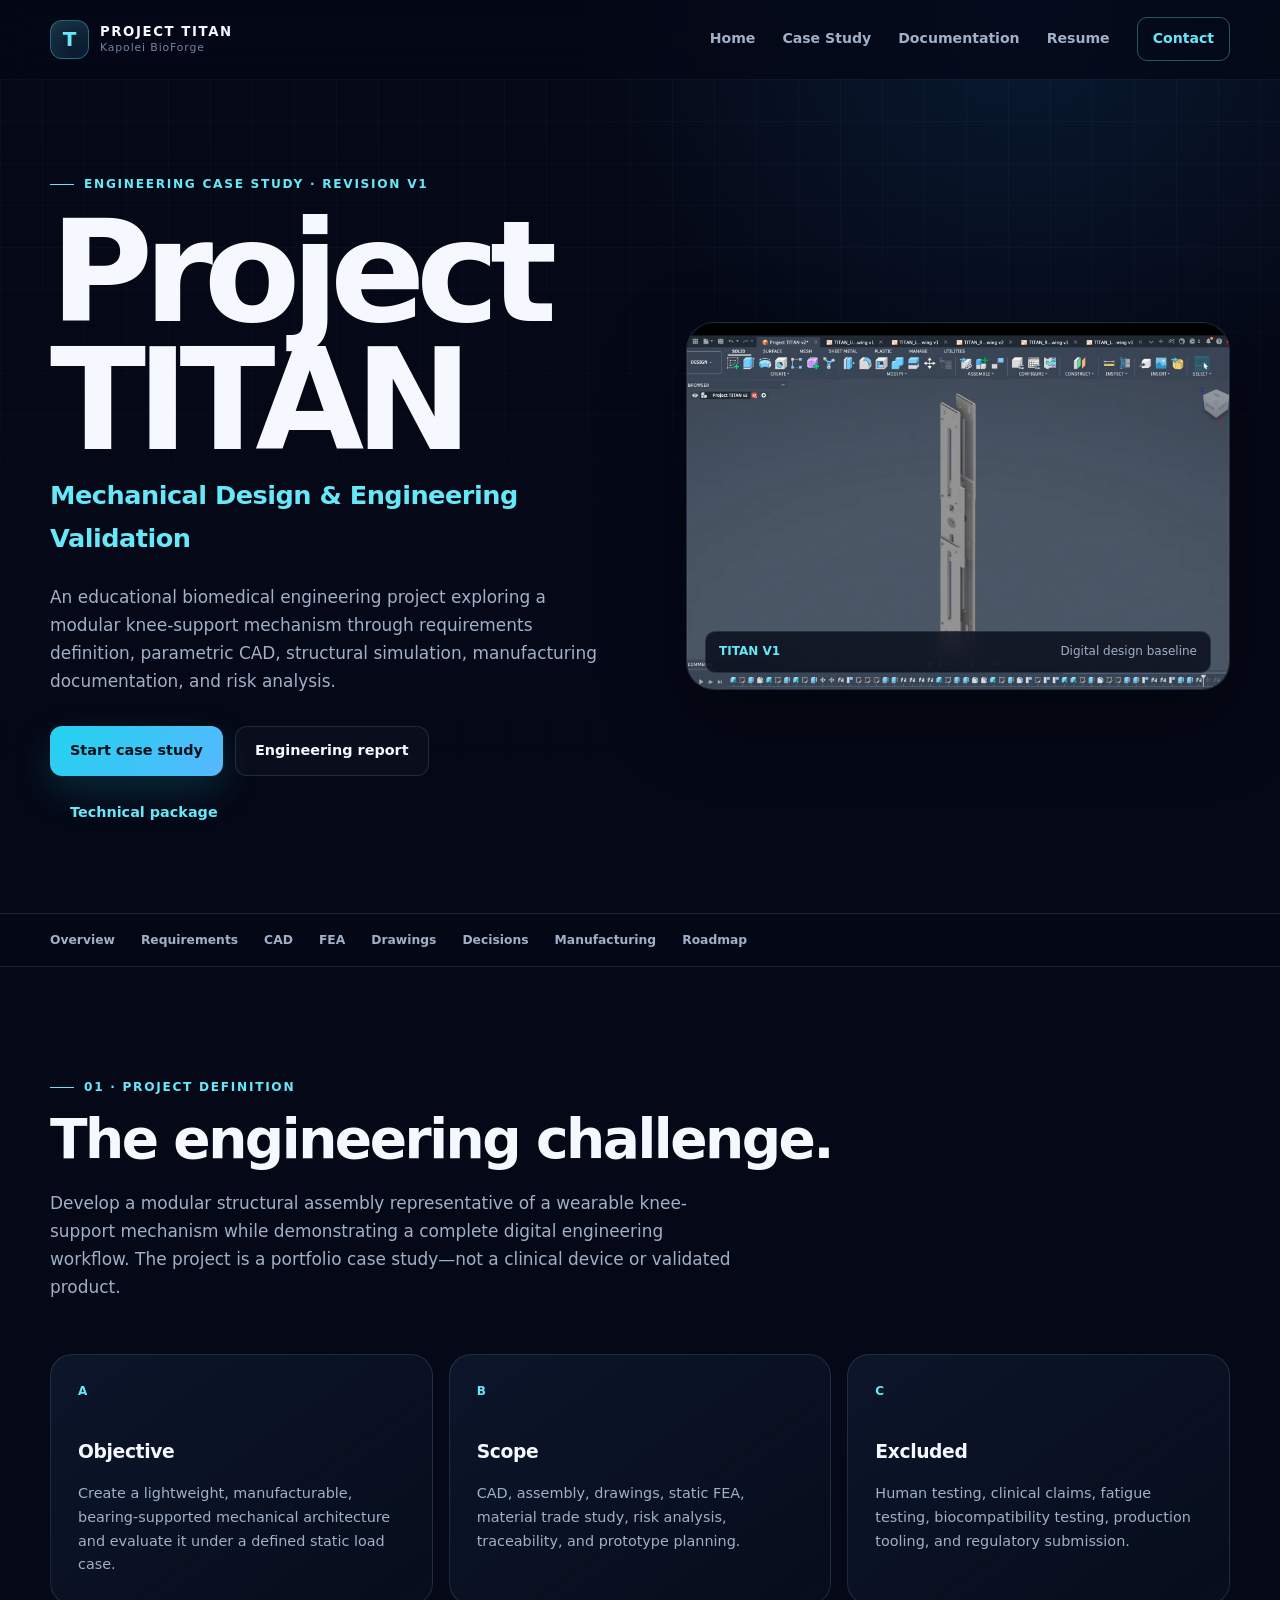
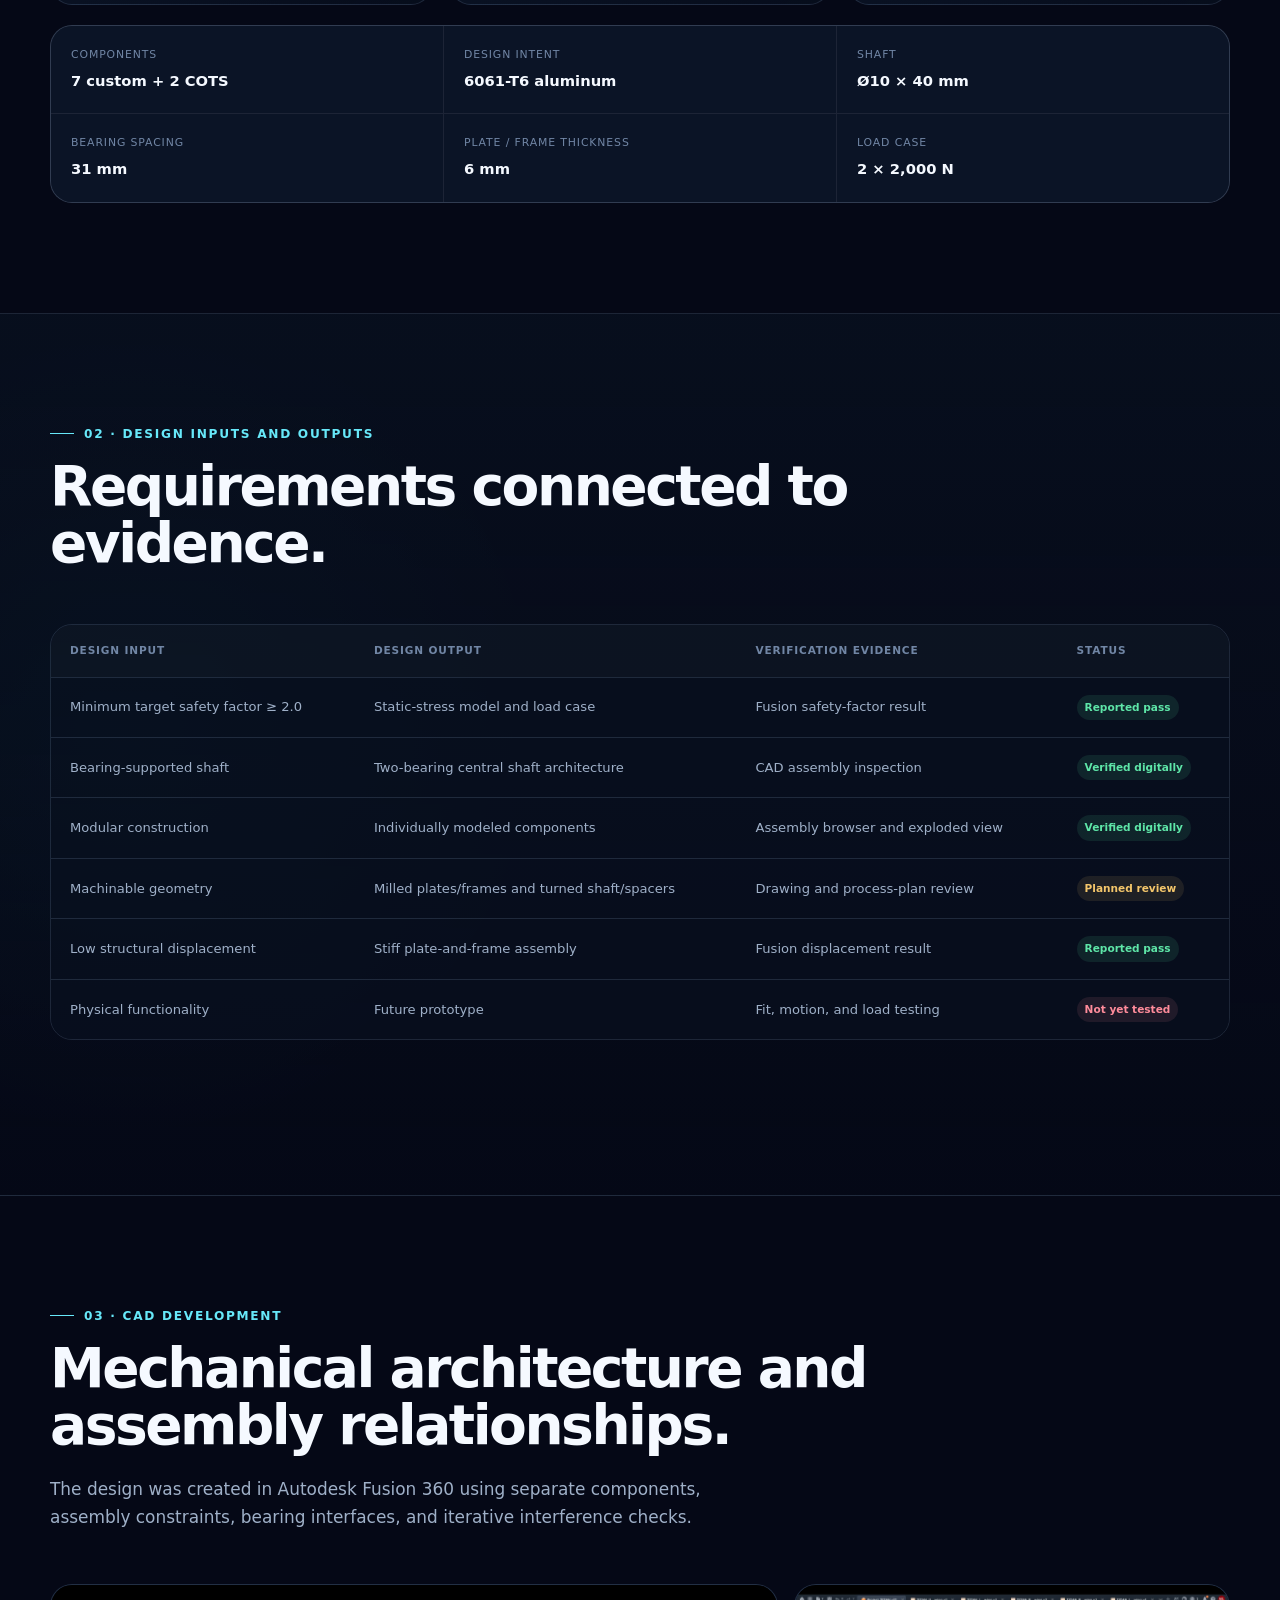
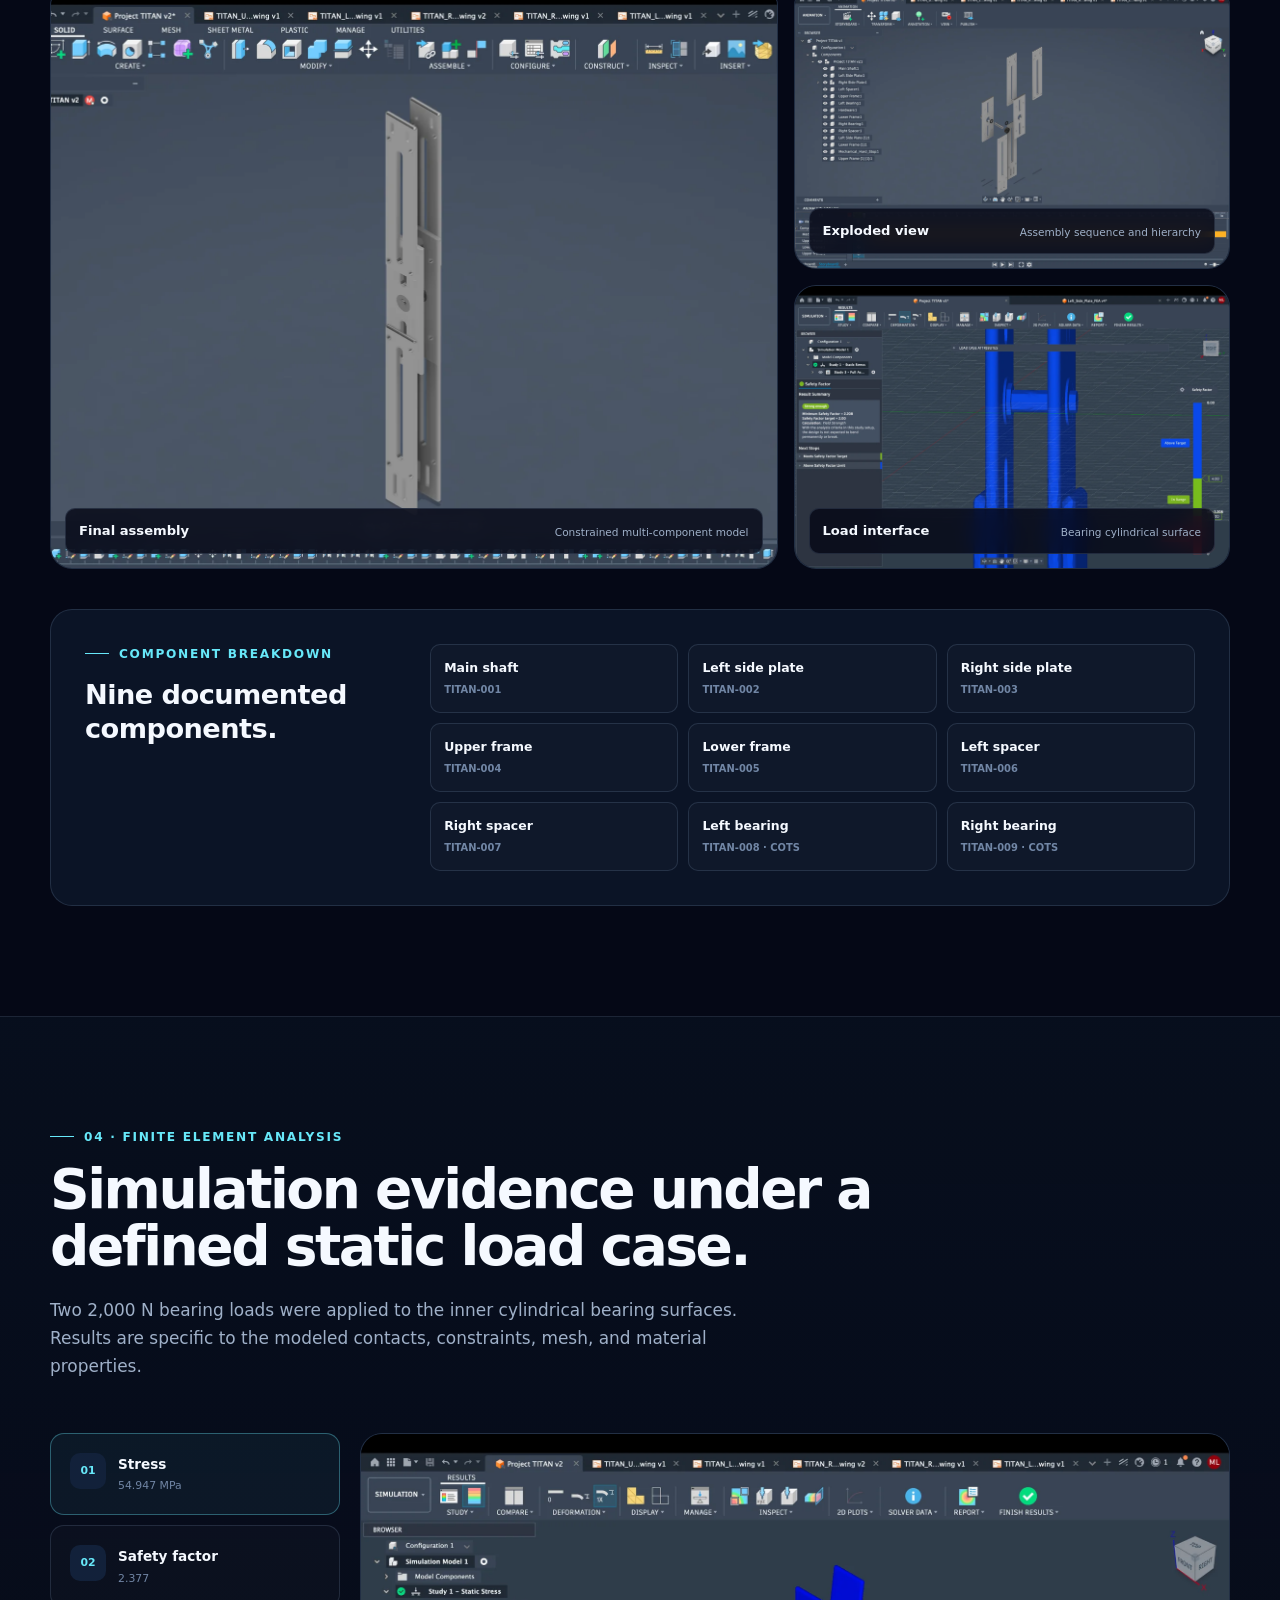
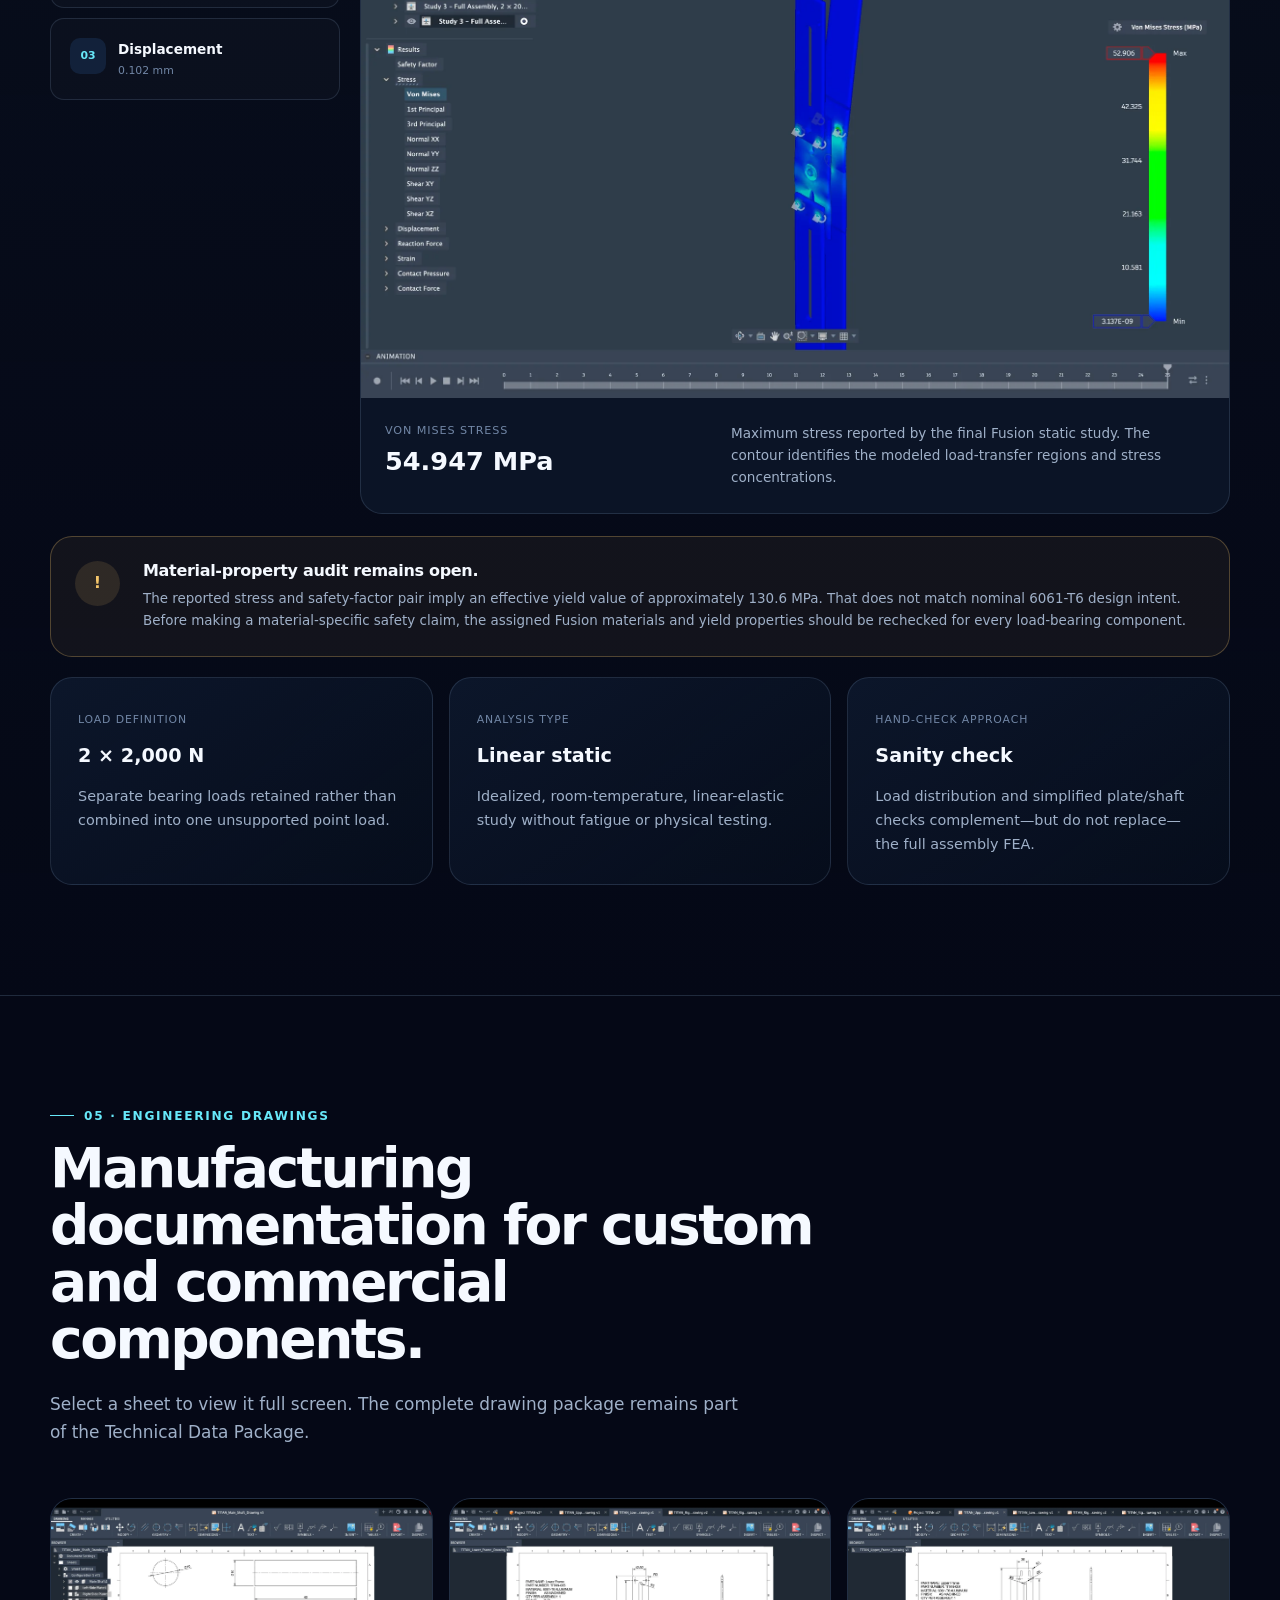
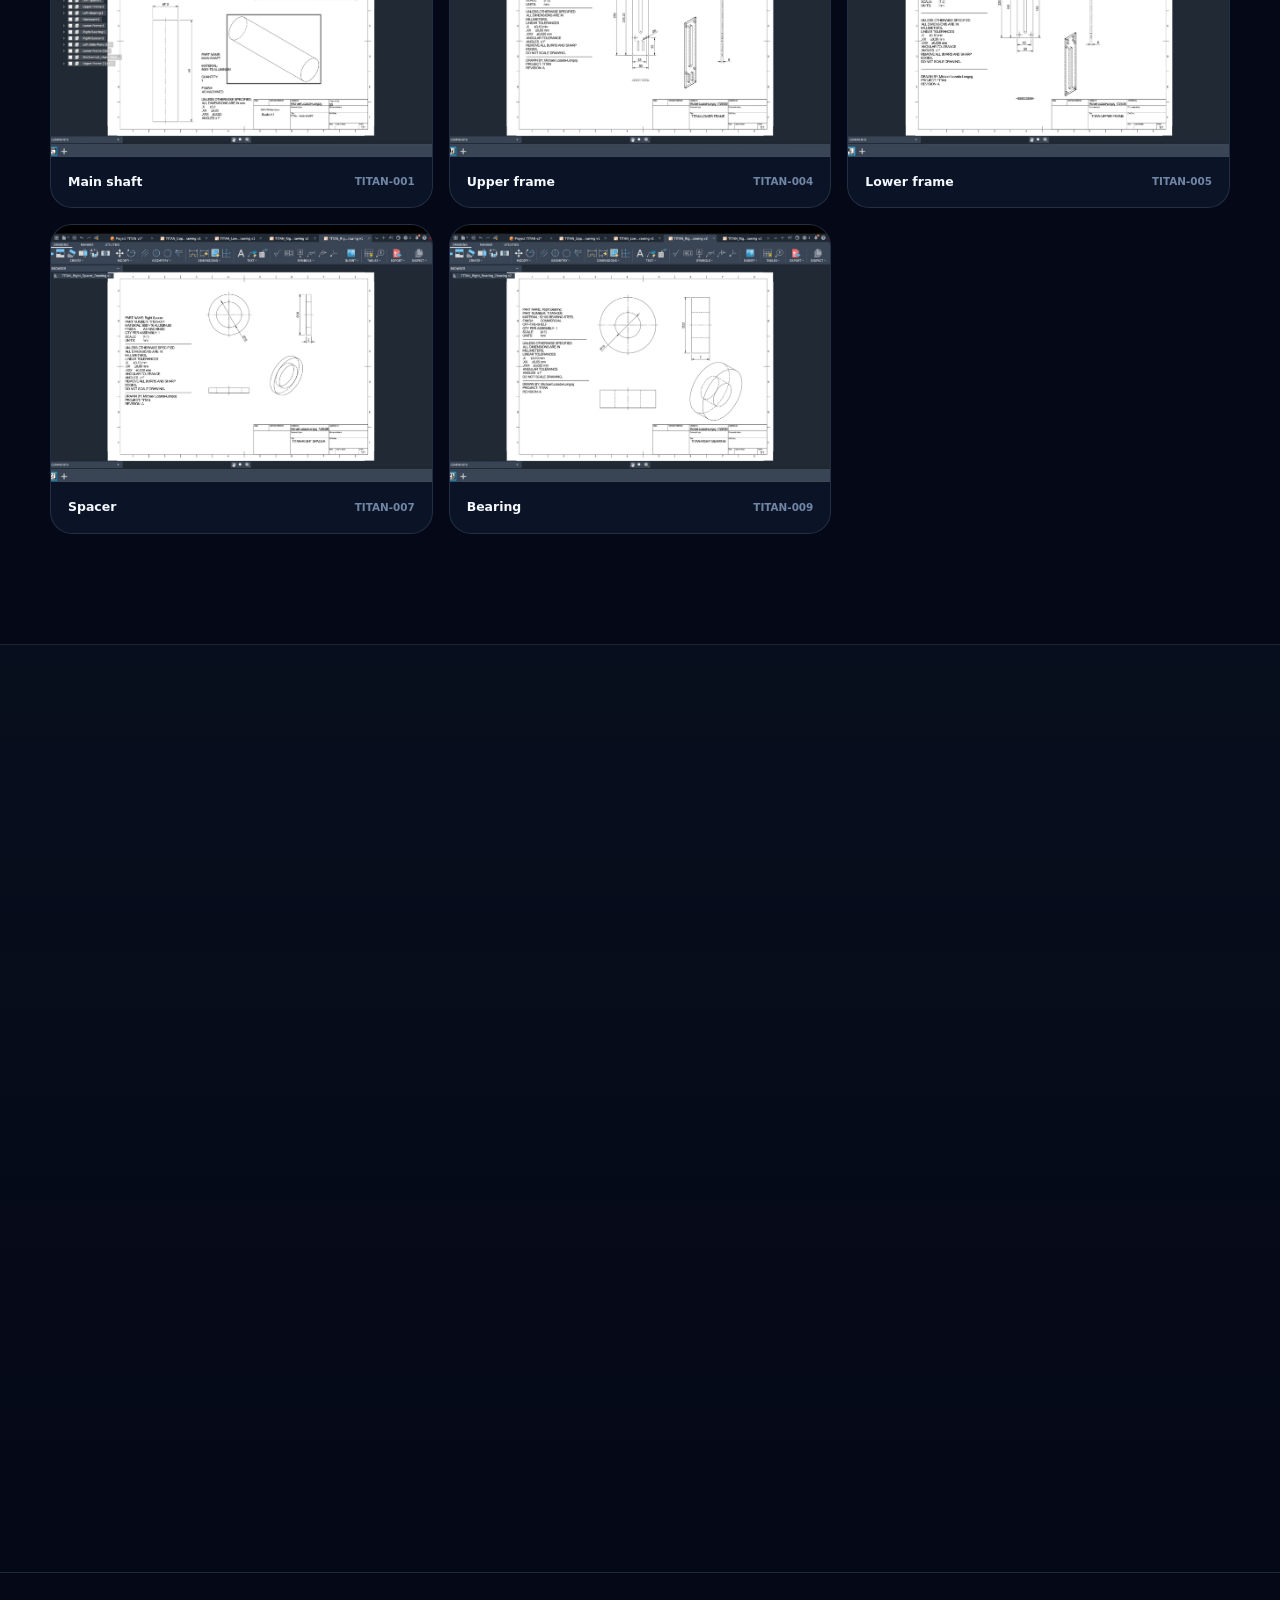
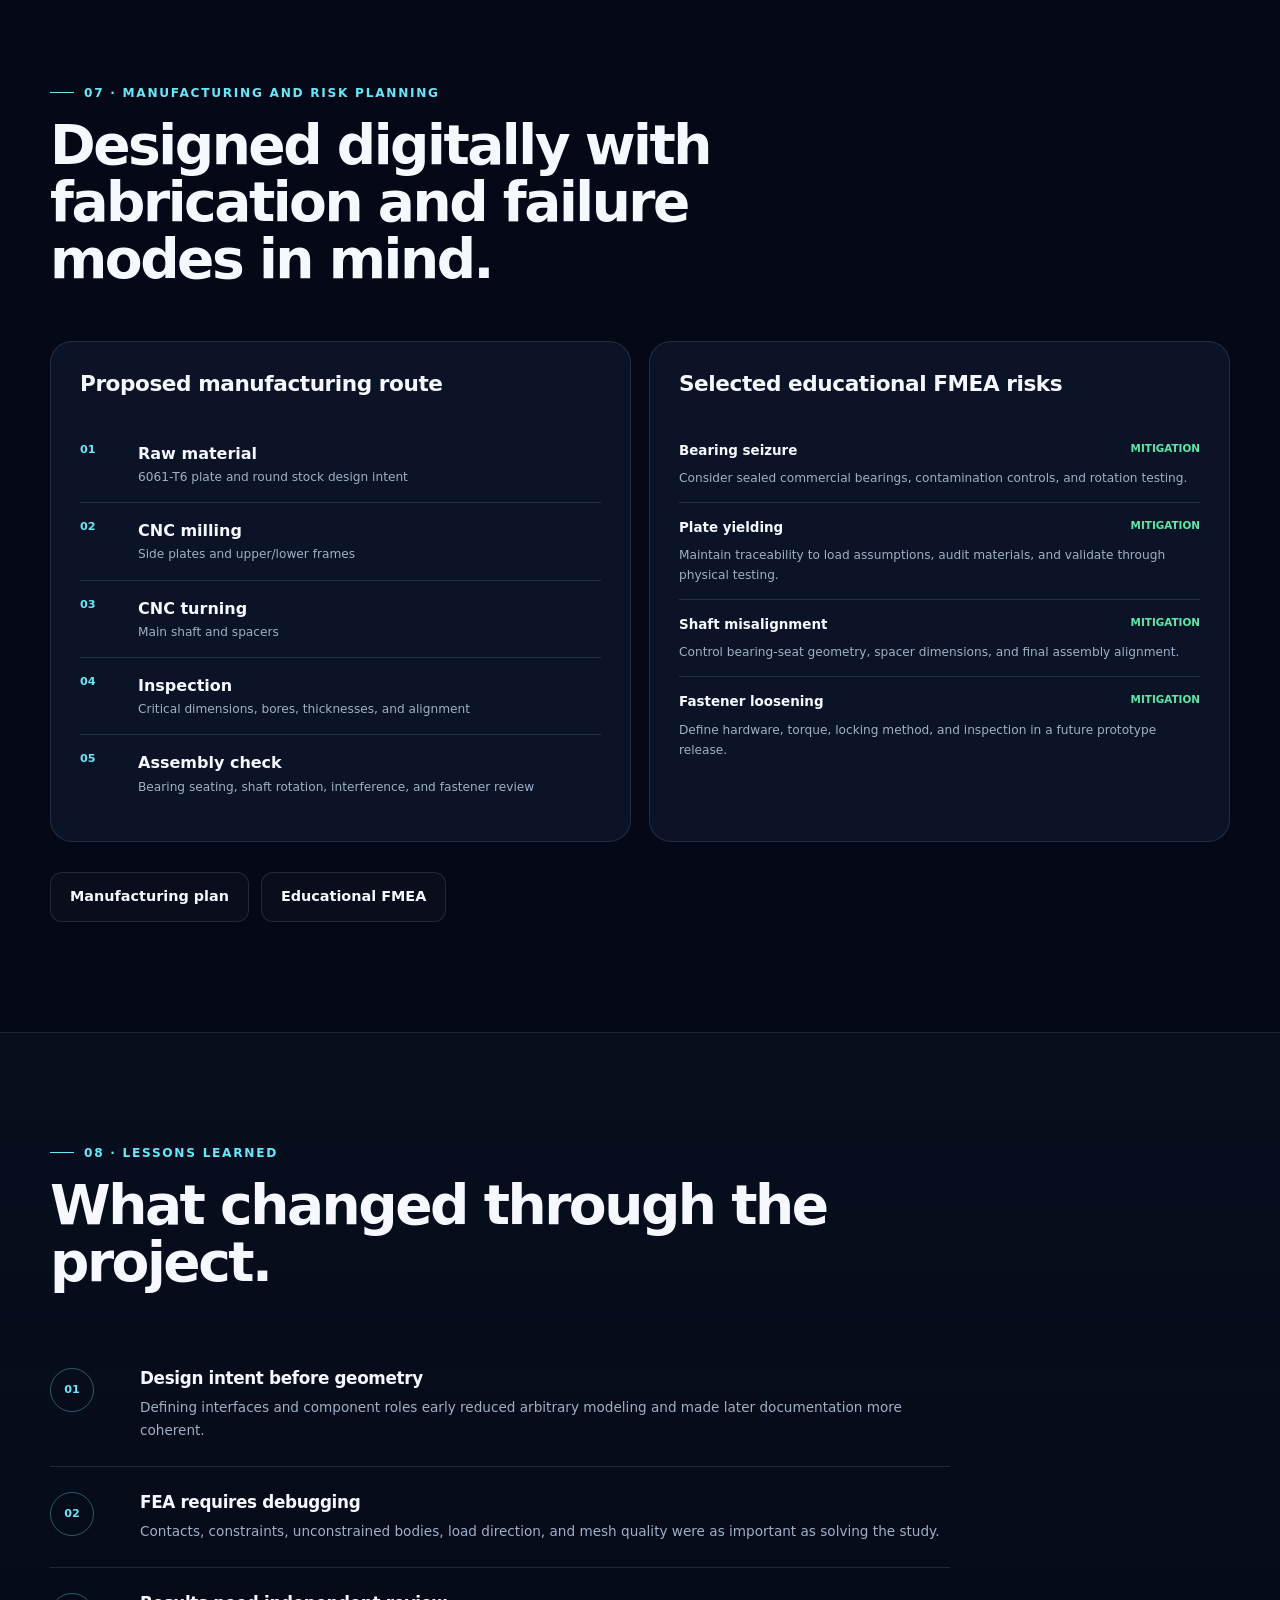
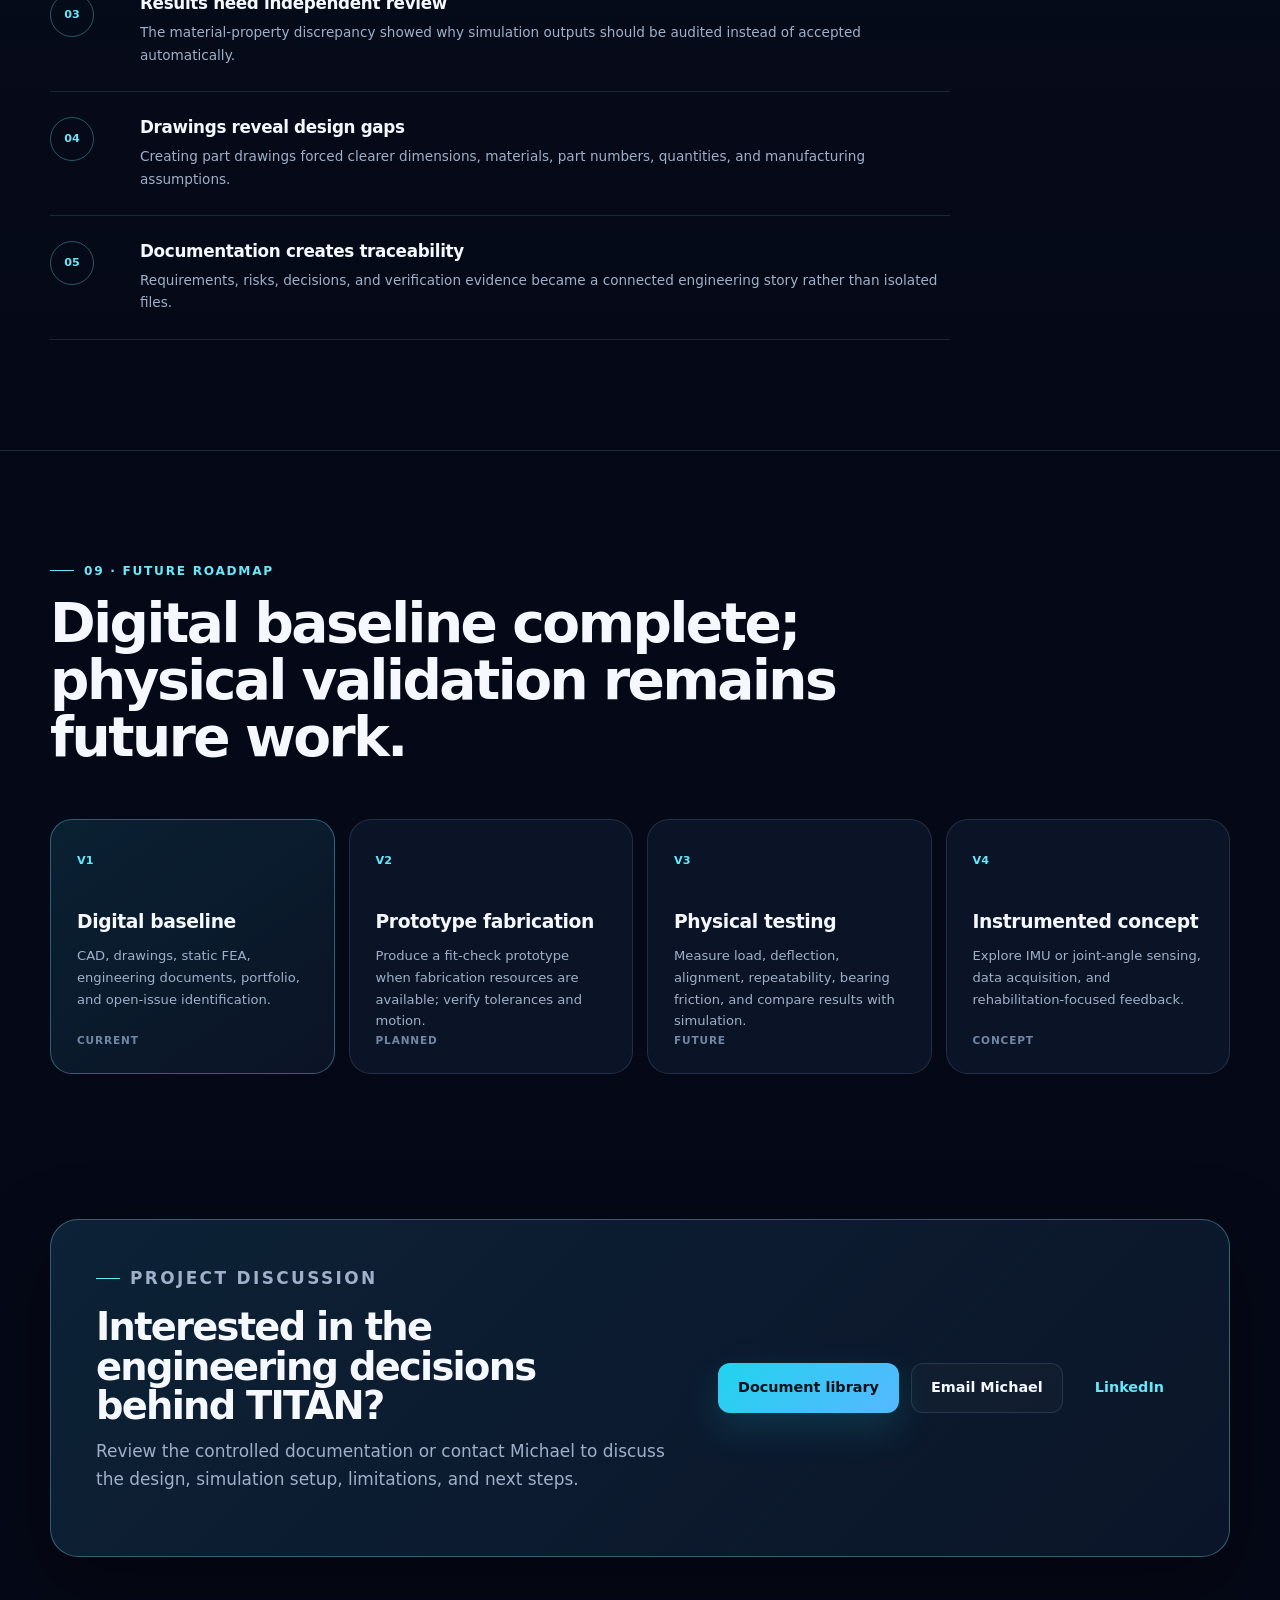
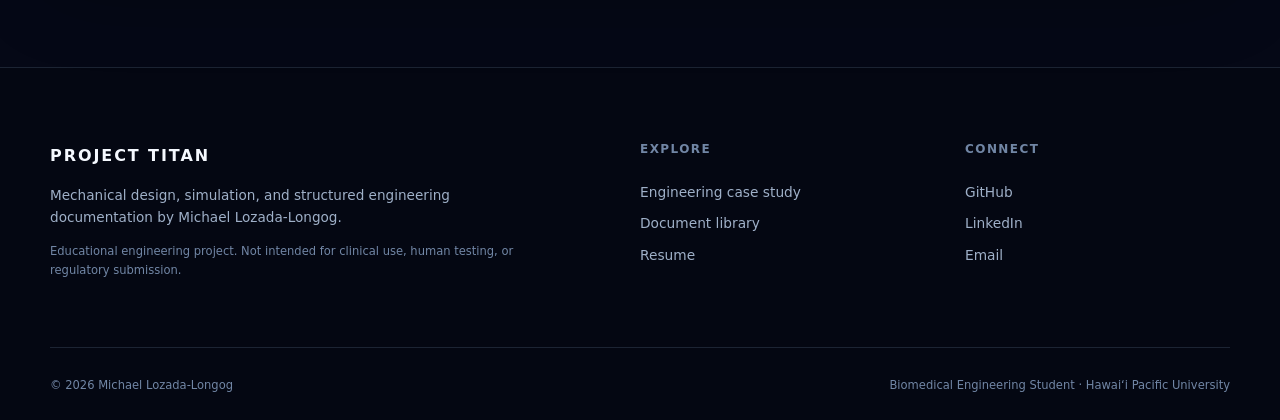
<file: project-titan.html>
<!doctype html>
<html lang="en">
<head>
  <meta charset="utf-8">
  <meta name="viewport" content="width=device-width, initial-scale=1">
  <title>Project TITAN Case Study | CAD, FEA &amp; Engineering Documentation</title>
  <meta name="description" content="Explore Project TITAN&#x27;s design inputs, system architecture, CAD, static FEA, engineering drawings, material selection, risk analysis, manufacturing plan, and lessons learned.">
  <meta name="author" content="Michael Lozada-Longog">
  <meta name="theme-color" content="#050816">
  <meta name="keywords" content="Medical Device Design Portfolio, Biomedical Engineering Student, Mechanical Design, Autodesk Fusion 360, Finite Element Analysis, FEA, Engineering Drawings, Engineering Documentation, Hawaiʻi Biomedical Engineering">
  <link rel="canonical" href="https://michaellozadalongog.github.io/project-titan-portfolio/project-titan.html">
  <link rel="icon" href="favicon.svg" type="image/svg+xml">
  <link rel="manifest" href="manifest.webmanifest">
  <meta property="og:type" content="website">
  <meta property="og:title" content="Project TITAN Case Study | CAD, FEA &amp; Engineering Documentation">
  <meta property="og:description" content="Explore Project TITAN&#x27;s design inputs, system architecture, CAD, static FEA, engineering drawings, material selection, risk analysis, manufacturing plan, and lessons learned.">
  <meta property="og:url" content="https://michaellozadalongog.github.io/project-titan-portfolio/project-titan.html">
  <meta property="og:image" content="https://michaellozadalongog.github.io/project-titan-portfolio/social-preview.png">
  <meta property="og:image:width" content="1200">
  <meta property="og:image:height" content="630">
  <meta name="twitter:card" content="summary_large_image">
  <meta name="twitter:title" content="Project TITAN Case Study | CAD, FEA &amp; Engineering Documentation">
  <meta name="twitter:description" content="Explore Project TITAN&#x27;s design inputs, system architecture, CAD, static FEA, engineering drawings, material selection, risk analysis, manufacturing plan, and lessons learned.">
  <meta name="twitter:image" content="https://michaellozadalongog.github.io/project-titan-portfolio/social-preview.png">
  <link rel="stylesheet" href="style.css">
  
</head>

<body>

<a class="skip-link" href="#main">Skip to content</a>
<div class="scroll-progress" aria-hidden="true"><span></span></div>
<header class="site-header" data-header>
  <div class="container nav-shell">
    <a class="brand" href="index.html" aria-label="Kapolei BioForge home">
      <span class="brand-mark">T</span>
      <span><strong>PROJECT TITAN</strong><small>Kapolei BioForge</small></span>
    </a>
    <button class="menu-toggle" type="button" aria-expanded="false" aria-controls="primary-nav">
      <span></span><span></span><span></span><span class="sr-only">Toggle menu</span>
    </button>
    <nav id="primary-nav" class="primary-nav" aria-label="Primary navigation">
      <a href="index.html">Home</a>
      <a href="project-titan.html">Case Study</a>
      <a href="documentation.html">Documentation</a>
      <a href="resume.html">Resume</a>
      <a href="project-titan.html#contact" class="nav-contact">Contact</a>
    </nav>
  </div>
</header>

<main id="main">
  <section class="page-hero project-hero">
    <div class="container page-hero-grid">
      <div class="reveal">
        <p class="eyebrow"><span></span> Engineering case study · Revision V1</p>
        <h1>Project TITAN</h1>
        <p class="page-subtitle">Mechanical Design & Engineering Validation</p>
        <p class="hero-lead">An educational biomedical engineering project exploring a modular knee-support mechanism through requirements definition, parametric CAD, structural simulation, manufacturing documentation, and risk analysis.</p>
        <div class="button-row">
          <a class="button button-primary" href="#case-overview">Start case study</a>
          <a class="button button-secondary" href="Project-TITAN-Engineering-Design-Report.pdf" target="_blank">Engineering report</a>
          <a class="button button-ghost" href="Project-TITAN-V1-Technical-Data-Package.zip">Technical package</a>
        </div>
      </div>
      <figure class="hero-visual reveal">
        <div class="visual-frame">
          <img src="hero-assembly.webp" alt="Project TITAN final CAD assembly">
          <div class="visual-label"><span>TITAN V1</span> Digital design baseline</div>
        </div>
      </figure>
    </div>
  </section>

  <nav class="section-nav" aria-label="Case study sections">
    <div class="container">
      <a href="#case-overview">Overview</a>
      <a href="#requirements">Requirements</a>
      <a href="#cad">CAD</a>
      <a href="#fea">FEA</a>
      <a href="#drawings">Drawings</a>
      <a href="#decisions">Decisions</a>
      <a href="#manufacturing">Manufacturing</a>
      <a href="#roadmap">Roadmap</a>
    </div>
  </nav>

  <section id="case-overview" class="section">
    <div class="container">
      <header class="section-header reveal">
        <p class="eyebrow"><span></span> 01 · Project definition</p>
        <h2>The engineering challenge.</h2>
        <p>Develop a modular structural assembly representative of a wearable knee-support mechanism while demonstrating a complete digital engineering workflow. The project is a portfolio case study—not a clinical device or validated product.</p>
      </header>
      <div class="case-grid">
        <article class="reveal">
          <span class="card-index">A</span>
          <h3>Objective</h3>
          <p>Create a lightweight, manufacturable, bearing-supported mechanical architecture and evaluate it under a defined static load case.</p>
        </article>
        <article class="reveal">
          <span class="card-index">B</span>
          <h3>Scope</h3>
          <p>CAD, assembly, drawings, static FEA, material trade study, risk analysis, traceability, and prototype planning.</p>
        </article>
        <article class="reveal">
          <span class="card-index">C</span>
          <h3>Excluded</h3>
          <p>Human testing, clinical claims, fatigue testing, biocompatibility testing, production tooling, and regulatory submission.</p>
        </article>
      </div>
      <div class="data-strip reveal">
        <div><span>Components</span><strong>7 custom + 2 COTS</strong></div>
        <div><span>Design intent</span><strong>6061-T6 aluminum</strong></div>
        <div><span>Shaft</span><strong>Ø10 × 40 mm</strong></div>
        <div><span>Bearing spacing</span><strong>31 mm</strong></div>
        <div><span>Plate / frame thickness</span><strong>6 mm</strong></div>
        <div><span>Load case</span><strong>2 × 2,000 N</strong></div>
      </div>
    </div>
  </section>

  <section id="requirements" class="section section-dark">
    <div class="container">
      <header class="section-header reveal">
        <p class="eyebrow"><span></span> 02 · Design inputs and outputs</p>
        <h2>Requirements connected to evidence.</h2>
      </header>
      <div class="table-shell reveal">
        <table>
          <thead><tr><th>Design input</th><th>Design output</th><th>Verification evidence</th><th>Status</th></tr></thead>
          <tbody>
            <tr><td>Minimum target safety factor ≥ 2.0</td><td>Static-stress model and load case</td><td>Fusion safety-factor result</td><td><span class="status status-pass">Reported pass</span></td></tr>
            <tr><td>Bearing-supported shaft</td><td>Two-bearing central shaft architecture</td><td>CAD assembly inspection</td><td><span class="status status-pass">Verified digitally</span></td></tr>
            <tr><td>Modular construction</td><td>Individually modeled components</td><td>Assembly browser and exploded view</td><td><span class="status status-pass">Verified digitally</span></td></tr>
            <tr><td>Machinable geometry</td><td>Milled plates/frames and turned shaft/spacers</td><td>Drawing and process-plan review</td><td><span class="status status-review">Planned review</span></td></tr>
            <tr><td>Low structural displacement</td><td>Stiff plate-and-frame assembly</td><td>Fusion displacement result</td><td><span class="status status-pass">Reported pass</span></td></tr>
            <tr><td>Physical functionality</td><td>Future prototype</td><td>Fit, motion, and load testing</td><td><span class="status status-open">Not yet tested</span></td></tr>
          </tbody>
        </table>
      </div>
      <p class="source-note reveal">Statuses distinguish digital verification from future physical validation. See the full Requirements Traceability Matrix in the document library.</p>
    </div>
  </section>

  <section id="cad" class="section">
    <div class="container">
      <header class="section-header reveal">
        <p class="eyebrow"><span></span> 03 · CAD development</p>
        <h2>Mechanical architecture and assembly relationships.</h2>
        <p>The design was created in Autodesk Fusion 360 using separate components, assembly constraints, bearing interfaces, and iterative interference checks.</p>
      </header>
      <div class="gallery-feature">
        <button class="image-card image-card-large reveal" data-lightbox="hero-assembly.webp" data-caption="Final constrained Project TITAN CAD assembly">
          <img src="hero-assembly.webp" loading="lazy" alt="Final constrained Project TITAN CAD assembly">
          <span><b>Final assembly</b><small>Constrained multi-component model</small></span>
        </button>
        <button class="image-card reveal" data-lightbox="exploded-view.webp" data-caption="Exploded assembly showing component architecture">
          <img src="exploded-view.webp" loading="lazy" alt="Exploded Project TITAN CAD assembly">
          <span><b>Exploded view</b><small>Assembly sequence and hierarchy</small></span>
        </button>
        <button class="image-card reveal" data-lightbox="bearing-load-detail.webp" data-caption="Detailed bearing-load setup in Fusion Simulation">
          <img src="bearing-load-detail.webp" loading="lazy" alt="Bearing load detail in Fusion Simulation">
          <span><b>Load interface</b><small>Bearing cylindrical surface</small></span>
        </button>
      </div>

      <div class="component-panel reveal">
        <div>
          <p class="eyebrow"><span></span> Component breakdown</p>
          <h3>Nine documented components.</h3>
        </div>
        <div class="component-list">
          <span>Main shaft <small>TITAN-001</small></span>
          <span>Left side plate <small>TITAN-002</small></span>
          <span>Right side plate <small>TITAN-003</small></span>
          <span>Upper frame <small>TITAN-004</small></span>
          <span>Lower frame <small>TITAN-005</small></span>
          <span>Left spacer <small>TITAN-006</small></span>
          <span>Right spacer <small>TITAN-007</small></span>
          <span>Left bearing <small>TITAN-008 · COTS</small></span>
          <span>Right bearing <small>TITAN-009 · COTS</small></span>
        </div>
      </div>
    </div>
  </section>

  <section id="fea" class="section section-dark">
    <div class="container">
      <header class="section-header reveal">
        <p class="eyebrow"><span></span> 04 · Finite element analysis</p>
        <h2>Simulation evidence under a defined static load case.</h2>
        <p>Two 2,000 N bearing loads were applied to the inner cylindrical bearing surfaces. Results are specific to the modeled contacts, constraints, mesh, and material properties.</p>
      </header>
      <div class="fea-layout">
        <div class="fea-tabs reveal" role="tablist" aria-label="FEA result selector">
          <button class="fea-tab active" role="tab" aria-selected="true"
            data-image="von-mises.webp"
            data-alt="Von Mises stress contour plot for Project TITAN"
            data-title="Von Mises stress"
            data-value="54.947 MPa"
            data-copy="Maximum stress reported by the final Fusion static study. The contour identifies the modeled load-transfer regions and stress concentrations.">
            <span>01</span><b>Stress</b><small>54.947 MPa</small>
          </button>
          <button class="fea-tab" role="tab" aria-selected="false"
            data-image="safety-factor.webp"
            data-alt="Safety factor contour plot for Project TITAN"
            data-title="Minimum safety factor"
            data-value="2.377"
            data-copy="Fusion-reported minimum factor of safety for the final static study. This exceeds the educational target of 2.0 within the modeled assumptions.">
            <span>02</span><b>Safety factor</b><small>2.377</small>
          </button>
          <button class="fea-tab" role="tab" aria-selected="false"
            data-image="displacement.webp"
            data-alt="Displacement contour plot for Project TITAN"
            data-title="Maximum displacement"
            data-value="0.102 mm"
            data-copy="Maximum Fusion-reported displacement of 0.004 in, approximately 0.102 mm, concentrated away from the fixed mounting regions.">
            <span>03</span><b>Displacement</b><small>0.102 mm</small>
          </button>
        </div>
        <figure class="fea-viewer reveal">
          <button data-lightbox="von-mises.webp" data-dynamic-lightbox aria-label="Open current FEA image full screen">
            <img id="fea-main-image" src="von-mises.webp" alt="Von Mises stress contour plot for Project TITAN">
          </button>
          <figcaption>
            <div><span id="fea-main-title">Von Mises stress</span><strong id="fea-main-value">54.947 MPa</strong></div>
            <p id="fea-main-copy">Maximum stress reported by the final Fusion static study. The contour identifies the modeled load-transfer regions and stress concentrations.</p>
          </figcaption>
        </figure>
      </div>

      <div class="audit-panel reveal">
        <div class="audit-icon">!</div>
        <div>
          <h3>Material-property audit remains open.</h3>
          <p>The reported stress and safety-factor pair imply an effective yield value of approximately 130.6 MPa. That does not match nominal 6061-T6 design intent. Before making a material-specific safety claim, the assigned Fusion materials and yield properties should be rechecked for every load-bearing component.</p>
        </div>
      </div>

      <div class="analysis-cards">
        <article class="reveal"><span>Load definition</span><strong>2 × 2,000 N</strong><p>Separate bearing loads retained rather than combined into one unsupported point load.</p></article>
        <article class="reveal"><span>Analysis type</span><strong>Linear static</strong><p>Idealized, room-temperature, linear-elastic study without fatigue or physical testing.</p></article>
        <article class="reveal"><span>Hand-check approach</span><strong>Sanity check</strong><p>Load distribution and simplified plate/shaft checks complement—but do not replace—the full assembly FEA.</p></article>
      </div>
    </div>
  </section>

  <section id="drawings" class="section">
    <div class="container">
      <header class="section-header reveal">
        <p class="eyebrow"><span></span> 05 · Engineering drawings</p>
        <h2>Manufacturing documentation for custom and commercial components.</h2>
        <p>Select a sheet to view it full screen. The complete drawing package remains part of the Technical Data Package.</p>
      </header>
      <div class="drawing-grid">
        <button class="drawing-card reveal" data-lightbox="drawing-main-shaft.webp" data-caption="Main shaft engineering drawing · TITAN-001"><img src="drawing-main-shaft.webp" loading="lazy" alt="Main shaft engineering drawing"><span>Main shaft <small>TITAN-001</small></span></button>
        <button class="drawing-card reveal" data-lightbox="drawing-upper-frame.webp" data-caption="Upper frame engineering drawing · TITAN-004"><img src="drawing-upper-frame.webp" loading="lazy" alt="Upper frame engineering drawing"><span>Upper frame <small>TITAN-004</small></span></button>
        <button class="drawing-card reveal" data-lightbox="drawing-lower-frame.webp" data-caption="Lower frame engineering drawing · TITAN-005"><img src="drawing-lower-frame.webp" loading="lazy" alt="Lower frame engineering drawing"><span>Lower frame <small>TITAN-005</small></span></button>
        <button class="drawing-card reveal" data-lightbox="drawing-spacer.webp" data-caption="Spacer engineering drawing · TITAN-007"><img src="drawing-spacer.webp" loading="lazy" alt="Spacer engineering drawing"><span>Spacer <small>TITAN-007</small></span></button>
        <button class="drawing-card reveal" data-lightbox="drawing-bearing.webp" data-caption="Commercial bearing documentation · TITAN-009"><img src="drawing-bearing.webp" loading="lazy" alt="Bearing engineering drawing"><span>Bearing <small>TITAN-009</small></span></button>
      </div>
    </div>
  </section>

  <section id="decisions" class="section section-dark">
    <div class="container">
      <header class="section-header reveal">
        <p class="eyebrow"><span></span> 06 · Engineering decisions</p>
        <h2>Why the design took this form.</h2>
      </header>
      <div class="decision-grid">
        <article class="reveal"><span>Decision 01</span><h3>6061-T6 design intent</h3><p>Selected as the structural baseline because of its low density, machinability, corrosion resistance, availability, and educational prototype cost.</p></article>
        <article class="reveal"><span>Decision 02</span><h3>Six-millimeter structures</h3><p>Side plates and upper/lower frames use a 6 mm thickness in the current model. Physical testing is still required before treating this as a production dimension.</p></article>
        <article class="reveal"><span>Decision 03</span><h3>Bearing-supported shaft</h3><p>Commercial bearings provide a defined rotational interface and separate custom structural geometry from the rolling elements.</p></article>
        <article class="reveal"><span>Decision 04</span><h3>Modular components</h3><p>Individual parts improve design clarity, replacement logic, drawing control, assembly planning, and future redesign.</p></article>
        <article class="reveal"><span>Decision 05</span><h3>Static FEA first</h3><p>A linear static study establishes a digital baseline before more advanced contact, fatigue, dynamic, or physical testing.</p></article>
        <article class="reveal"><span>Decision 06</span><h3>Document the limitations</h3><p>The portfolio distinguishes modeled results from verified physical performance and identifies open material and prototype questions.</p></article>
      </div>
      <a class="text-link reveal" href="TITAN-DDL-001_Design_Decision_Log_RevA.pdf" target="_blank">Open the complete Design Decision Log <span>↗</span></a>
    </div>
  </section>

  <section id="manufacturing" class="section">
    <div class="container">
      <header class="section-header reveal">
        <p class="eyebrow"><span></span> 07 · Manufacturing and risk planning</p>
        <h2>Designed digitally with fabrication and failure modes in mind.</h2>
      </header>
      <div class="manufacturing-grid">
        <div class="route-card reveal">
          <h3>Proposed manufacturing route</h3>
          <ol>
            <li><span>01</span><div><b>Raw material</b><small>6061-T6 plate and round stock design intent</small></div></li>
            <li><span>02</span><div><b>CNC milling</b><small>Side plates and upper/lower frames</small></div></li>
            <li><span>03</span><div><b>CNC turning</b><small>Main shaft and spacers</small></div></li>
            <li><span>04</span><div><b>Inspection</b><small>Critical dimensions, bores, thicknesses, and alignment</small></div></li>
            <li><span>05</span><div><b>Assembly check</b><small>Bearing seating, shaft rotation, interference, and fastener review</small></div></li>
          </ol>
        </div>
        <div class="risk-card reveal">
          <h3>Selected educational FMEA risks</h3>
          <div><span>Bearing seizure</span><b>Mitigation</b><p>Consider sealed commercial bearings, contamination controls, and rotation testing.</p></div>
          <div><span>Plate yielding</span><b>Mitigation</b><p>Maintain traceability to load assumptions, audit materials, and validate through physical testing.</p></div>
          <div><span>Shaft misalignment</span><b>Mitigation</b><p>Control bearing-seat geometry, spacer dimensions, and final assembly alignment.</p></div>
          <div><span>Fastener loosening</span><b>Mitigation</b><p>Define hardware, torque, locking method, and inspection in a future prototype release.</p></div>
        </div>
      </div>
      <div class="button-row reveal">
        <a class="button button-secondary" href="TITAN-MFG-001_Manufacturing_Assembly_Plan_RevA.pdf" target="_blank">Manufacturing plan</a>
        <a class="button button-secondary" href="TITAN-RSK-001_Educational_FMEA_RevA.pdf" target="_blank">Educational FMEA</a>
      </div>
    </div>
  </section>

  <section class="section section-dark">
    <div class="container">
      <header class="section-header reveal">
        <p class="eyebrow"><span></span> 08 · Lessons learned</p>
        <h2>What changed through the project.</h2>
      </header>
      <div class="journal">
        <article class="reveal"><span>01</span><div><h3>Design intent before geometry</h3><p>Defining interfaces and component roles early reduced arbitrary modeling and made later documentation more coherent.</p></div></article>
        <article class="reveal"><span>02</span><div><h3>FEA requires debugging</h3><p>Contacts, constraints, unconstrained bodies, load direction, and mesh quality were as important as solving the study.</p></div></article>
        <article class="reveal"><span>03</span><div><h3>Results need independent review</h3><p>The material-property discrepancy showed why simulation outputs should be audited instead of accepted automatically.</p></div></article>
        <article class="reveal"><span>04</span><div><h3>Drawings reveal design gaps</h3><p>Creating part drawings forced clearer dimensions, materials, part numbers, quantities, and manufacturing assumptions.</p></div></article>
        <article class="reveal"><span>05</span><div><h3>Documentation creates traceability</h3><p>Requirements, risks, decisions, and verification evidence became a connected engineering story rather than isolated files.</p></div></article>
      </div>
    </div>
  </section>

  <section id="roadmap" class="section">
    <div class="container">
      <header class="section-header reveal">
        <p class="eyebrow"><span></span> 09 · Future roadmap</p>
        <h2>Digital baseline complete; physical validation remains future work.</h2>
      </header>
      <div class="roadmap">
        <article class="active reveal"><span>V1</span><h3>Digital baseline</h3><p>CAD, drawings, static FEA, engineering documents, portfolio, and open-issue identification.</p><b>Current</b></article>
        <article class="reveal"><span>V2</span><h3>Prototype fabrication</h3><p>Produce a fit-check prototype when fabrication resources are available; verify tolerances and motion.</p><b>Planned</b></article>
        <article class="reveal"><span>V3</span><h3>Physical testing</h3><p>Measure load, deflection, alignment, repeatability, bearing friction, and compare results with simulation.</p><b>Future</b></article>
        <article class="reveal"><span>V4</span><h3>Instrumented concept</h3><p>Explore IMU or joint-angle sensing, data acquisition, and rehabilitation-focused feedback.</p><b>Concept</b></article>
      </div>
    </div>
  </section>

  <section class="section callout-section" id="contact">
    <div class="container callout reveal">
      <div>
        <p class="eyebrow"><span></span> Project discussion</p>
        <h2>Interested in the engineering decisions behind TITAN?</h2>
        <p>Review the controlled documentation or contact Michael to discuss the design, simulation setup, limitations, and next steps.</p>
      </div>
      <div class="button-row">
        <a class="button button-primary" href="documentation.html">Document library</a>
        <a class="button button-secondary" href="mailto:MICHAELLOZADALONGOG@gmail.com">Email Michael</a>
        <a class="button button-ghost" href="https://www.linkedin.com/in/michael-lozada-8bb3803a0/" target="_blank" rel="noreferrer">LinkedIn</a>
      </div>
    </div>
  </section>
</main>

<div class="lightbox" data-lightbox-dialog aria-hidden="true" role="dialog" aria-modal="true" aria-label="Expanded project image">
  <button class="lightbox-close" type="button" aria-label="Close image">×</button>
  <button class="lightbox-prev" type="button" aria-label="Previous image">‹</button>
  <figure><img alt=""><figcaption></figcaption></figure>
  <button class="lightbox-next" type="button" aria-label="Next image">›</button>
</div>


<footer class="site-footer">
  <div class="container footer-grid">
    <div>
      <a class="footer-brand" href="index.html">PROJECT TITAN</a>
      <p>Mechanical design, simulation, and structured engineering documentation by Michael Lozada-Longog.</p>
      <p class="legal-note">Educational engineering project. Not intended for clinical use, human testing, or regulatory submission.</p>
    </div>
    <div>
      <h2>Explore</h2>
      <a href="project-titan.html">Engineering case study</a>
      <a href="documentation.html">Document library</a>
      <a href="resume.html">Resume</a>
    </div>
    <div>
      <h2>Connect</h2>
      <a href="https://github.com/michaellozadalongog/project-titan-portfolio" target="_blank" rel="noreferrer">GitHub</a>
      <a href="https://www.linkedin.com/in/michael-lozada-8bb3803a0/" target="_blank" rel="noreferrer">LinkedIn</a>
      <a href="mailto:MICHAELLOZADALONGOG@gmail.com">Email</a>
    </div>
  </div>
  <div class="container footer-bottom">
    <span>© <span data-year></span> Michael Lozada-Longog</span>
    <span>Biomedical Engineering Student · Hawaiʻi Pacific University</span>
  </div>
</footer>

<script src="main.js" defer></script>
</body>
</html>
</file>
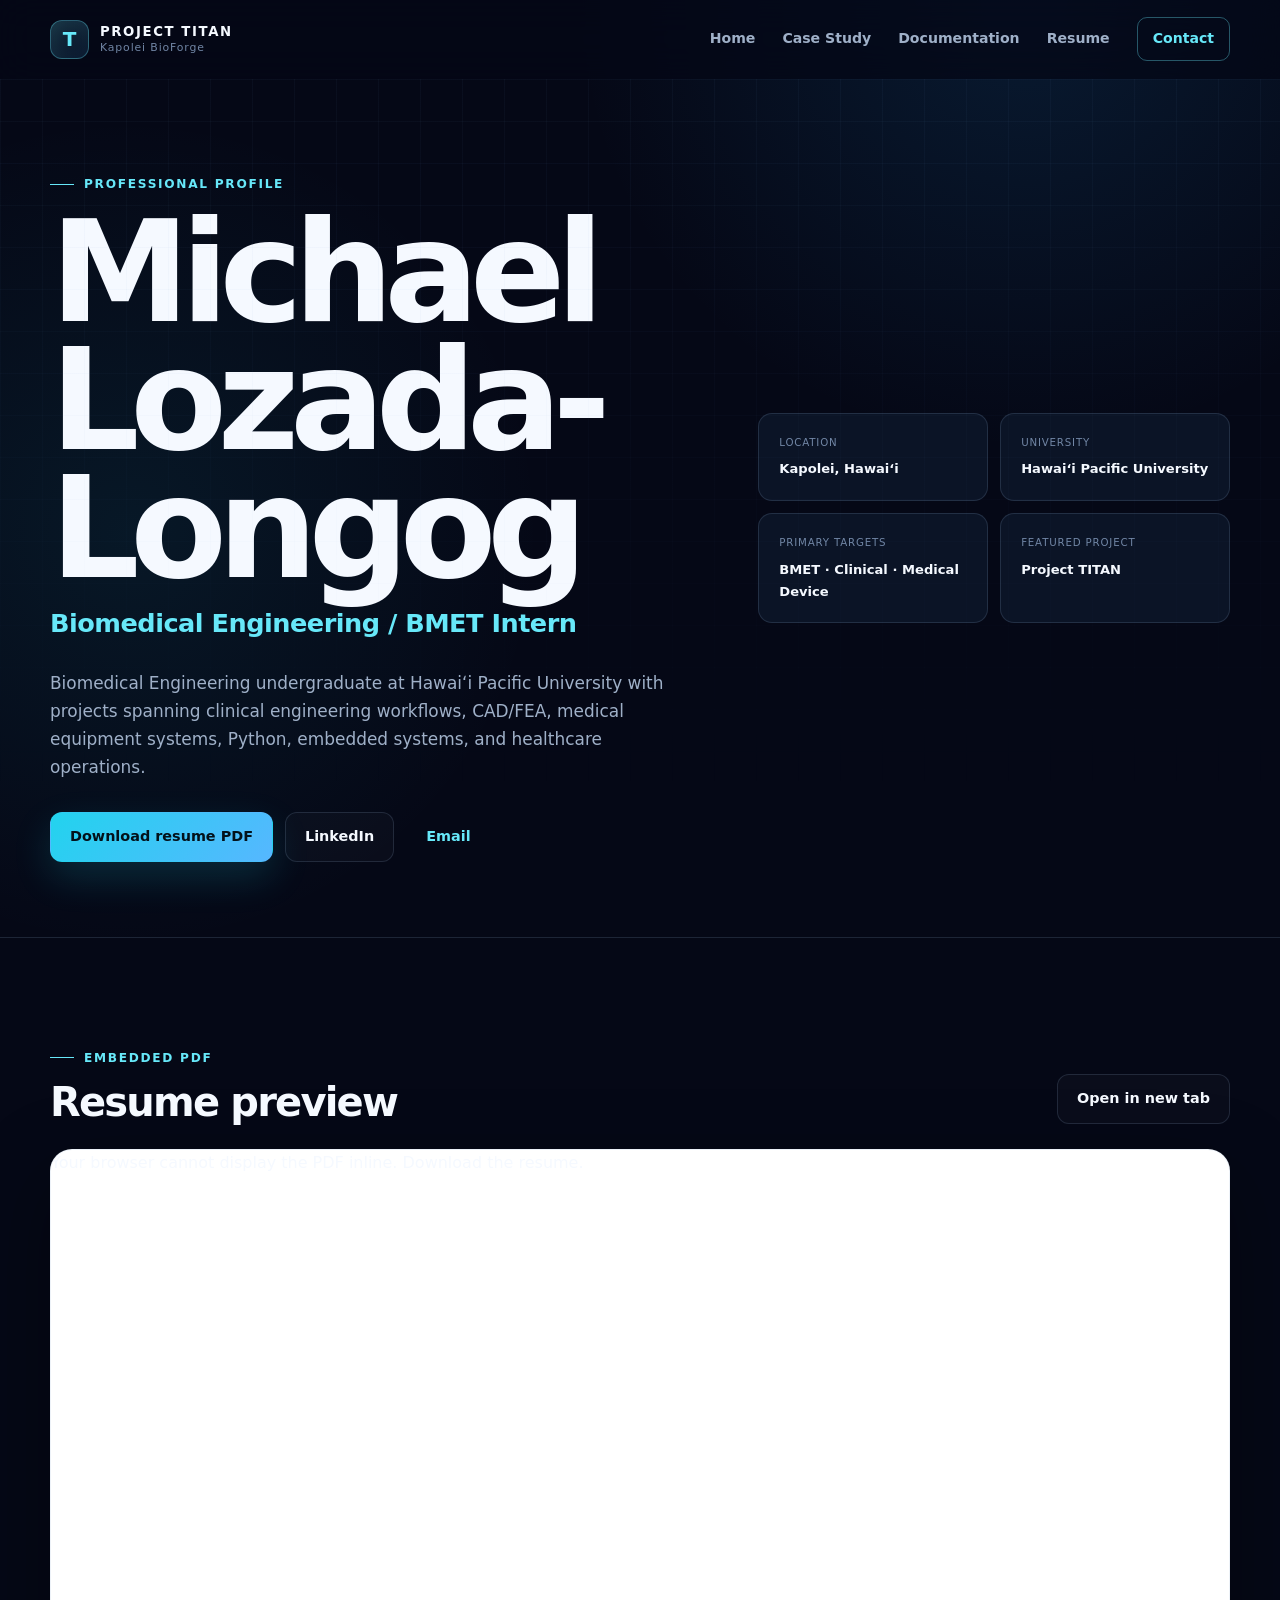
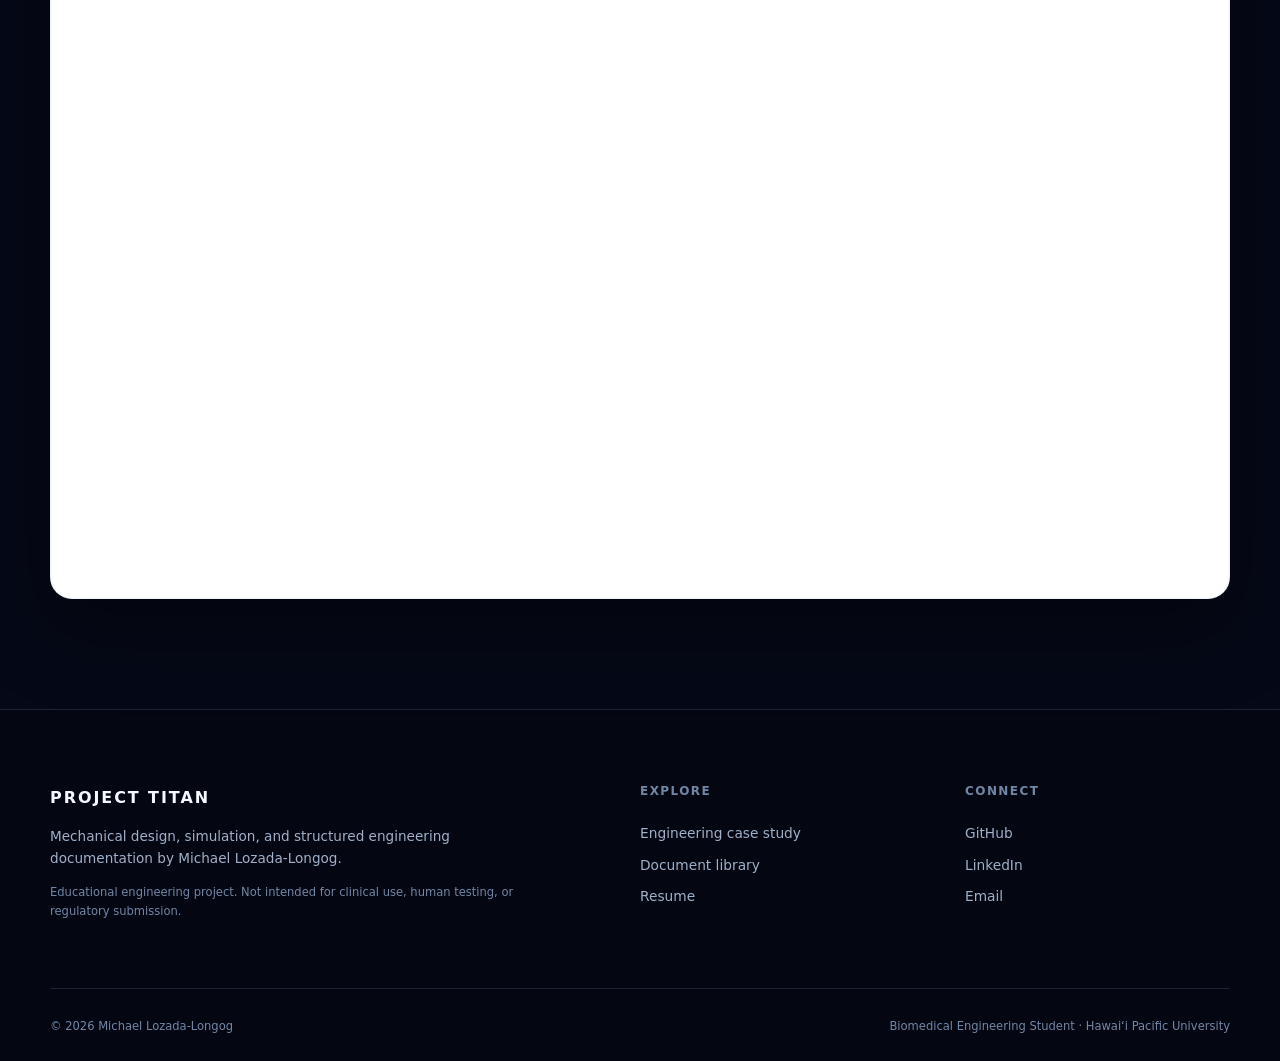
<file: resume.html>
<!doctype html>
<html lang="en">
<head>
  <meta charset="utf-8">
  <meta name="viewport" content="width=device-width, initial-scale=1">
  <title>Michael Lozada-Longog Resume | Biomedical Engineering &amp; BMET</title>
  <meta name="description" content="View and download Michael Lozada-Longog&#x27;s resume featuring biomedical engineering, BMET systems, clinical operations, CAD/FEA, technical projects, and leadership.">
  <meta name="author" content="Michael Lozada-Longog">
  <meta name="theme-color" content="#050816">
  <meta name="keywords" content="Medical Device Design Portfolio, Biomedical Engineering Student, Mechanical Design, Autodesk Fusion 360, Finite Element Analysis, FEA, Engineering Drawings, Engineering Documentation, Hawaiʻi Biomedical Engineering">
  <link rel="canonical" href="https://michaellozadalongog.github.io/project-titan-portfolio/resume.html">
  <link rel="icon" href="favicon.svg" type="image/svg+xml">
  <link rel="manifest" href="manifest.webmanifest">
  <meta property="og:type" content="website">
  <meta property="og:title" content="Michael Lozada-Longog Resume | Biomedical Engineering &amp; BMET">
  <meta property="og:description" content="View and download Michael Lozada-Longog&#x27;s resume featuring biomedical engineering, BMET systems, clinical operations, CAD/FEA, technical projects, and leadership.">
  <meta property="og:url" content="https://michaellozadalongog.github.io/project-titan-portfolio/resume.html">
  <meta property="og:image" content="https://michaellozadalongog.github.io/project-titan-portfolio/social-preview.png">
  <meta property="og:image:width" content="1200">
  <meta property="og:image:height" content="630">
  <meta name="twitter:card" content="summary_large_image">
  <meta name="twitter:title" content="Michael Lozada-Longog Resume | Biomedical Engineering &amp; BMET">
  <meta name="twitter:description" content="View and download Michael Lozada-Longog&#x27;s resume featuring biomedical engineering, BMET systems, clinical operations, CAD/FEA, technical projects, and leadership.">
  <meta name="twitter:image" content="https://michaellozadalongog.github.io/project-titan-portfolio/social-preview.png">
  <link rel="stylesheet" href="style.css">
  
</head>

<body>

<a class="skip-link" href="#main">Skip to content</a>
<div class="scroll-progress" aria-hidden="true"><span></span></div>
<header class="site-header" data-header>
  <div class="container nav-shell">
    <a class="brand" href="index.html" aria-label="Kapolei BioForge home">
      <span class="brand-mark">T</span>
      <span><strong>PROJECT TITAN</strong><small>Kapolei BioForge</small></span>
    </a>
    <button class="menu-toggle" type="button" aria-expanded="false" aria-controls="primary-nav">
      <span></span><span></span><span></span><span class="sr-only">Toggle menu</span>
    </button>
    <nav id="primary-nav" class="primary-nav" aria-label="Primary navigation">
      <a href="index.html">Home</a>
      <a href="project-titan.html">Case Study</a>
      <a href="documentation.html">Documentation</a>
      <a href="resume.html">Resume</a>
      <a href="project-titan.html#contact" class="nav-contact">Contact</a>
    </nav>
  </div>
</header>

<main id="main">
  <section class="page-hero resume-hero">
    <div class="container resume-intro">
      <div class="reveal">
        <p class="eyebrow"><span></span> Professional profile</p>
        <h1>Michael Lozada-Longog</h1>
        <p class="page-subtitle">Biomedical Engineering / BMET Intern</p>
        <p class="hero-lead">Biomedical Engineering undergraduate at Hawaiʻi Pacific University with projects spanning clinical engineering workflows, CAD/FEA, medical equipment systems, Python, embedded systems, and healthcare operations.</p>
        <div class="button-row">
          <a class="button button-primary" href="Michael-Lozada-Longog-Resume.pdf" download>Download resume PDF</a>
          <a class="button button-secondary" href="https://www.linkedin.com/in/michael-lozada-8bb3803a0/" target="_blank" rel="noreferrer">LinkedIn</a>
          <a class="button button-ghost" href="mailto:MICHAELLOZADALONGOG@gmail.com">Email</a>
        </div>
      </div>
      <div class="resume-highlights reveal">
        <div><span>Location</span><strong>Kapolei, Hawaiʻi</strong></div>
        <div><span>University</span><strong>Hawaiʻi Pacific University</strong></div>
        <div><span>Primary targets</span><strong>BMET · Clinical · Medical Device</strong></div>
        <div><span>Featured project</span><strong>Project TITAN</strong></div>
      </div>
    </div>
  </section>

  <section class="section resume-view-section">
    <div class="container">
      <div class="resume-toolbar reveal">
        <div><p class="eyebrow"><span></span> Embedded PDF</p><h2>Resume preview</h2></div>
        <a class="button button-secondary" href="Michael-Lozada-Longog-Resume.pdf" target="_blank">Open in new tab</a>
      </div>
      <div class="pdf-frame reveal">
        <object data="Michael-Lozada-Longog-Resume.pdf#view=FitH" type="application/pdf">
          <p>Your browser cannot display the PDF inline. <a href="Michael-Lozada-Longog-Resume.pdf">Download the resume.</a></p>
        </object>
      </div>
    </div>
  </section>
</main>

<footer class="site-footer">
  <div class="container footer-grid">
    <div>
      <a class="footer-brand" href="index.html">PROJECT TITAN</a>
      <p>Mechanical design, simulation, and structured engineering documentation by Michael Lozada-Longog.</p>
      <p class="legal-note">Educational engineering project. Not intended for clinical use, human testing, or regulatory submission.</p>
    </div>
    <div>
      <h2>Explore</h2>
      <a href="project-titan.html">Engineering case study</a>
      <a href="documentation.html">Document library</a>
      <a href="resume.html">Resume</a>
    </div>
    <div>
      <h2>Connect</h2>
      <a href="https://github.com/michaellozadalongog/project-titan-portfolio" target="_blank" rel="noreferrer">GitHub</a>
      <a href="https://www.linkedin.com/in/michael-lozada-8bb3803a0/" target="_blank" rel="noreferrer">LinkedIn</a>
      <a href="mailto:MICHAELLOZADALONGOG@gmail.com">Email</a>
    </div>
  </div>
  <div class="container footer-bottom">
    <span>© <span data-year></span> Michael Lozada-Longog</span>
    <span>Biomedical Engineering Student · Hawaiʻi Pacific University</span>
  </div>
</footer>

<script src="main.js" defer></script>
</body>
</html>
</file>
<file: style.css>
:root{
  --bg:#050816;
  --bg-2:#08101f;
  --surface:#0b1426;
  --surface-2:#0e1a30;
  --surface-3:#12213a;
  --line:rgba(151,177,215,.17);
  --line-strong:rgba(103,232,249,.35);
  --text:#f5f9ff;
  --muted:#9fb0c8;
  --muted-2:#7186a5;
  --cyan:#67e8f9;
  --cyan-2:#22d3ee;
  --blue:#3b82f6;
  --green:#5ee6a8;
  --amber:#f4c66b;
  --red:#ff8c9b;
  --shadow:0 28px 80px rgba(0,0,0,.34);
  --radius:22px;
  --radius-sm:14px;
  --container:min(1180px, calc(100% - 40px));
  --transition:220ms cubic-bezier(.2,.7,.2,1);
}
*{box-sizing:border-box}
html{scroll-behavior:smooth;scroll-padding-top:120px}
body{
  margin:0;
  min-width:320px;
  background:
    radial-gradient(circle at 80% 0%, rgba(28,132,204,.15), transparent 28rem),
    radial-gradient(circle at 10% 20%, rgba(34,211,238,.08), transparent 26rem),
    var(--bg);
  color:var(--text);
  font-family:Inter, ui-sans-serif, system-ui, -apple-system, BlinkMacSystemFont, "Segoe UI", sans-serif;
  line-height:1.65;
  -webkit-font-smoothing:antialiased;
}
body.menu-open{overflow:hidden}
img{display:block;max-width:100%}
a{color:inherit;text-decoration:none}
button{font:inherit}
::selection{background:var(--cyan);color:#02121b}
.container{width:var(--container);margin-inline:auto}
.sr-only{
  position:absolute;width:1px;height:1px;padding:0;margin:-1px;overflow:hidden;
  clip:rect(0,0,0,0);white-space:nowrap;border:0;
}
.skip-link{
  position:fixed;z-index:1000;top:12px;left:12px;transform:translateY(-160%);
  padding:12px 16px;border-radius:10px;background:var(--cyan);color:#04111c;font-weight:800;
}
.skip-link:focus{transform:none}
.scroll-progress{position:fixed;z-index:101;top:0;left:0;width:100%;height:3px;background:transparent}
.scroll-progress span{display:block;width:0;height:100%;background:linear-gradient(90deg,var(--cyan),var(--blue))}
.site-header{
  position:sticky;z-index:100;top:0;
  background:rgba(5,8,22,.74);backdrop-filter:blur(18px);-webkit-backdrop-filter:blur(18px);
  border-bottom:1px solid transparent;transition:var(--transition);
}
.site-header.is-scrolled{border-color:var(--line);box-shadow:0 12px 35px rgba(0,0,0,.22)}
.nav-shell{min-height:78px;display:flex;align-items:center;justify-content:space-between;gap:30px}
.brand{display:inline-flex;align-items:center;gap:11px;min-width:max-content}
.brand-mark{
  display:grid;place-items:center;width:39px;height:39px;border:1px solid var(--line-strong);
  border-radius:12px;background:linear-gradient(145deg,rgba(103,232,249,.18),rgba(59,130,246,.08));
  color:var(--cyan);font-weight:900;font-size:20px;box-shadow:inset 0 0 22px rgba(103,232,249,.08)
}
.brand strong{display:block;font-size:.83rem;letter-spacing:.12em}
.brand small{display:block;color:var(--muted-2);font-size:.68rem;letter-spacing:.08em;margin-top:-3px}
.primary-nav{display:flex;align-items:center;gap:27px}
.primary-nav a{position:relative;color:var(--muted);font-size:.88rem;font-weight:650}
.primary-nav a:not(.nav-contact)::after{
  content:"";position:absolute;left:0;bottom:-8px;width:100%;height:2px;
  background:var(--cyan);transform:scaleX(0);transform-origin:right;transition:transform var(--transition)
}
.primary-nav a:hover{color:var(--text)}
.primary-nav a:hover::after{transform:scaleX(1);transform-origin:left}
.nav-contact{padding:9px 15px;border:1px solid var(--line-strong);border-radius:10px;color:var(--cyan)!important}
.menu-toggle{display:none;border:0;background:transparent;padding:10px;cursor:pointer}
.menu-toggle span:not(.sr-only){display:block;width:25px;height:2px;margin:5px;background:var(--text);transition:var(--transition)}
.hero,.page-hero{position:relative;overflow:hidden}
.hero::before,.page-hero::before{
  content:"";position:absolute;inset:0;pointer-events:none;
  background-image:linear-gradient(rgba(112,149,205,.05) 1px,transparent 1px),linear-gradient(90deg,rgba(112,149,205,.05) 1px,transparent 1px);
  background-size:42px 42px;mask-image:linear-gradient(to bottom,black,transparent 85%);
}
.hero-home{padding:88px 0 0}
.hero-grid,.page-hero-grid{position:relative;display:grid;grid-template-columns:1.02fr .98fr;gap:70px;align-items:center}
.hero-copy{padding:45px 0 78px}
.eyebrow{display:flex;align-items:center;gap:10px;margin:0 0 14px;color:var(--cyan);font-size:.76rem;font-weight:800;letter-spacing:.14em;text-transform:uppercase}
.eyebrow span{display:inline-block;width:24px;height:1px;background:var(--cyan)}
h1,h2,h3,p{margin-top:0}
h1{font-size:clamp(3.3rem,8vw,7.6rem);line-height:.91;letter-spacing:-.067em;margin-bottom:28px}
h1 em{display:block;color:transparent;-webkit-text-stroke:1px rgba(245,249,255,.62);font-style:normal}
h2{font-size:clamp(2rem,4.3vw,4.3rem);line-height:1.04;letter-spacing:-.045em;margin-bottom:22px}
h3{line-height:1.25;letter-spacing:-.02em}
.hero-lead,.section-header>p:last-child,.feature-copy>p,.callout p{color:var(--muted);font-size:1.06rem;max-width:690px}
.button-row{display:flex;align-items:center;flex-wrap:wrap;gap:12px;margin-top:30px}
.button{
  display:inline-flex;align-items:center;justify-content:center;gap:10px;min-height:48px;
  padding:12px 19px;border:1px solid var(--line);border-radius:12px;font-size:.9rem;font-weight:800;
  transition:transform var(--transition),border-color var(--transition),background var(--transition),box-shadow var(--transition)
}
.button:hover{transform:translateY(-2px);border-color:var(--line-strong)}
.button-primary{background:linear-gradient(135deg,var(--cyan-2),#56b7ff);color:#03111a;border-color:transparent;box-shadow:0 15px 38px rgba(34,211,238,.16)}
.button-primary:hover{box-shadow:0 18px 45px rgba(34,211,238,.27)}
.button-secondary{background:rgba(255,255,255,.025)}
.button-ghost{border-color:transparent;color:var(--cyan)}
.hero-meta{display:flex;flex-wrap:wrap;gap:28px;margin-top:38px}
.hero-meta div{display:flex;flex-direction:column}
.hero-meta strong{font-size:.87rem}
.hero-meta span{color:var(--muted-2);font-size:.72rem}
.hero-visual{position:relative;margin:0}
.visual-frame{position:relative;z-index:2;overflow:hidden;border:1px solid var(--line);border-radius:28px;background:rgba(11,20,38,.68);box-shadow:var(--shadow)}
.visual-frame::before{content:"";position:absolute;inset:0;border-radius:inherit;box-shadow:inset 0 0 0 1px rgba(255,255,255,.025);pointer-events:none}
.visual-frame img{width:100%;aspect-ratio:1.48/1;object-fit:cover;transition:transform 700ms ease}
.visual-frame:hover img{transform:scale(1.025)}
.visual-label{position:absolute;left:18px;right:18px;bottom:16px;display:flex;justify-content:space-between;gap:20px;padding:10px 13px;border:1px solid var(--line);border-radius:10px;background:rgba(5,8,22,.78);backdrop-filter:blur(10px);font-size:.75rem;color:var(--muted)}
.visual-label span{color:var(--cyan);font-weight:850}
.orbit{position:absolute;border:1px solid rgba(103,232,249,.14);border-radius:50%;pointer-events:none}
.orbit-one{width:580px;height:580px;top:-90px;right:-95px;animation:spin 28s linear infinite}
.orbit-two{width:430px;height:430px;top:-15px;right:-20px;border-style:dashed;animation:spin 22s linear infinite reverse}
@keyframes spin{to{transform:rotate(360deg)}}
.metrics-grid{
  position:relative;z-index:3;display:grid;grid-template-columns:repeat(6,1fr);
  border-top:1px solid var(--line);border-bottom:1px solid var(--line);
}
.metrics-grid article{padding:26px 17px;border-right:1px solid var(--line)}
.metrics-grid article:last-child{border-right:0}
.metric-value{display:block;color:var(--text);font-size:1.25rem;font-weight:850;letter-spacing:-.03em}
.metrics-grid small{display:block;color:var(--muted-2);font-size:.67rem;line-height:1.4;text-transform:uppercase;letter-spacing:.075em;margin-top:6px}
.section{padding:110px 0;position:relative}
.section-dark{background:linear-gradient(180deg,rgba(8,16,31,.78),rgba(5,8,22,.5));border-block:1px solid var(--line)}
.section-header{max-width:840px;margin-bottom:52px}
.process-grid{list-style:none;margin:0;padding:0;display:grid;grid-template-columns:repeat(3,1fr);gap:16px}
.process-grid li,.capability-grid article,.case-grid article,.analysis-cards article{
  position:relative;min-height:230px;padding:27px;border:1px solid var(--line);border-radius:var(--radius);background:linear-gradient(145deg,rgba(14,26,48,.78),rgba(8,16,31,.62));overflow:hidden;
  transition:transform var(--transition),border-color var(--transition),background var(--transition)
}
.process-grid li:hover,.capability-grid article:hover,.case-grid article:hover,.analysis-cards article:hover{transform:translateY(-5px);border-color:var(--line-strong);background:var(--surface-2)}
.process-grid b{display:block;color:var(--cyan);font-size:.75rem;letter-spacing:.13em;margin-bottom:35px}
.process-grid h3,.capability-grid h3{font-size:1.1rem;margin-bottom:11px}
.process-grid p,.capability-grid p,.case-grid p,.analysis-cards p{color:var(--muted);font-size:.9rem;margin-bottom:0}
.split-feature{display:grid;grid-template-columns:.9fr 1.1fr;gap:70px;align-items:center}
.check-list{list-style:none;padding:0;margin:26px 0}
.check-list li{position:relative;padding:8px 0 8px 29px;color:var(--muted)}
.check-list li::before{content:"✓";position:absolute;left:0;color:var(--green);font-weight:900}
.text-link{display:inline-flex;gap:10px;color:var(--cyan);font-weight:850;font-size:.9rem}
.text-link span{transition:transform var(--transition)}
.text-link:hover span{transform:translateX(5px)}
.media-card{margin:0;overflow:hidden;border:1px solid var(--line);border-radius:var(--radius);background:var(--surface);box-shadow:var(--shadow)}
.media-card img{width:100%;aspect-ratio:1.5/1;object-fit:cover}
.media-card figcaption{display:flex;flex-direction:column;padding:18px 21px}
.media-card figcaption span{font-weight:800}
.media-card figcaption small{color:var(--muted)}
.capability-grid{display:grid;grid-template-columns:repeat(3,1fr);gap:16px}
.icon-chip{display:grid;place-items:center;width:48px;height:48px;margin-bottom:37px;border:1px solid var(--line-strong);border-radius:13px;background:rgba(103,232,249,.06);color:var(--cyan);font-size:.72rem;font-weight:900;letter-spacing:.06em}
.callout-section{padding-top:35px}
.callout{display:flex;align-items:center;justify-content:space-between;gap:45px;padding:45px;border:1px solid var(--line-strong);border-radius:28px;background:linear-gradient(135deg,rgba(15,40,61,.82),rgba(14,26,48,.72));box-shadow:var(--shadow)}
.callout h2{font-size:clamp(1.8rem,3vw,3rem);max-width:750px;margin-bottom:12px}
.callout .button-row{flex-shrink:0;margin:0}
.site-footer{padding:75px 0 25px;border-top:1px solid var(--line);background:#040712}
.footer-grid{display:grid;grid-template-columns:2fr 1fr 1fr;gap:60px}
.footer-brand{display:block;font-weight:900;letter-spacing:.12em;margin-bottom:14px}
.footer-grid p{max-width:500px;color:var(--muted);font-size:.85rem}
.footer-grid h2{font-size:.75rem;letter-spacing:.12em;text-transform:uppercase;color:var(--muted-2);margin-bottom:16px}
.footer-grid>div:not(:first-child){display:flex;flex-direction:column;gap:9px}
.footer-grid a:not(.footer-brand){color:var(--muted);font-size:.86rem}
.footer-grid a:hover{color:var(--cyan)}
.legal-note{font-size:.72rem!important;color:var(--muted-2)!important}
.footer-bottom{display:flex;justify-content:space-between;gap:20px;padding-top:28px;margin-top:55px;border-top:1px solid var(--line);color:var(--muted-2);font-size:.72rem}

/* Page heroes */
.page-hero{padding:95px 0 75px;border-bottom:1px solid var(--line)}
.page-hero h1{margin:0 0 10px;font-size:clamp(4.2rem,11vw,9rem)}
.page-subtitle{color:var(--cyan);font-size:clamp(1.2rem,2vw,1.7rem);font-weight:750;letter-spacing:-.02em}
.section-nav{position:sticky;z-index:80;top:78px;border-bottom:1px solid var(--line);background:rgba(5,8,22,.88);backdrop-filter:blur(16px)}
.section-nav .container{display:flex;gap:26px;overflow-x:auto;scrollbar-width:none}
.section-nav .container::-webkit-scrollbar{display:none}
.section-nav a{white-space:nowrap;padding:16px 0;color:var(--muted);font-size:.77rem;font-weight:750}
.section-nav a:hover{color:var(--cyan)}
.case-grid{display:grid;grid-template-columns:repeat(3,1fr);gap:16px}
.card-index{display:block;color:var(--cyan);font-size:.75rem;font-weight:900;margin-bottom:38px}
.data-strip{display:grid;grid-template-columns:repeat(3,1fr);gap:1px;margin-top:20px;border:1px solid var(--line);border-radius:var(--radius);overflow:hidden;background:var(--line)}
.data-strip div{display:flex;flex-direction:column;padding:20px;background:var(--surface)}
.data-strip span{color:var(--muted-2);font-size:.68rem;text-transform:uppercase;letter-spacing:.08em}
.data-strip strong{font-size:.92rem;margin-top:5px}
.table-shell{overflow-x:auto;border:1px solid var(--line);border-radius:var(--radius)}
table{width:100%;border-collapse:collapse;min-width:800px;background:rgba(8,16,31,.65)}
th,td{text-align:left;padding:17px 19px;border-bottom:1px solid var(--line);font-size:.82rem}
th{color:var(--muted-2);font-size:.66rem;text-transform:uppercase;letter-spacing:.08em;background:rgba(255,255,255,.018)}
td{color:var(--muted)}
tbody tr:last-child td{border-bottom:0}
.status{display:inline-flex;padding:4px 8px;border-radius:999px;font-size:.66rem;font-weight:850}
.status-pass{background:rgba(94,230,168,.1);color:var(--green)}
.status-review{background:rgba(244,198,107,.1);color:var(--amber)}
.status-open{background:rgba(255,140,155,.1);color:var(--red)}
.source-note{color:var(--muted-2);font-size:.75rem;margin-top:13px}
.gallery-feature{display:grid;grid-template-columns:1.25fr .75fr;grid-template-rows:1fr 1fr;gap:16px}
.image-card{position:relative;overflow:hidden;border:1px solid var(--line);border-radius:var(--radius);background:var(--surface);padding:0;cursor:zoom-in;text-align:left;color:var(--text)}
.image-card-large{grid-row:1/3}
.image-card img{width:100%;height:100%;min-height:245px;object-fit:cover;transition:transform 650ms ease,filter var(--transition)}
.image-card:hover img{transform:scale(1.025);filter:brightness(1.08)}
.image-card span{position:absolute;left:14px;right:14px;bottom:14px;display:flex;justify-content:space-between;align-items:flex-end;gap:20px;padding:11px 13px;border:1px solid var(--line);border-radius:10px;background:rgba(5,8,22,.82);backdrop-filter:blur(10px)}
.image-card b{font-size:.82rem}.image-card small{color:var(--muted);font-size:.66rem}
.component-panel{display:grid;grid-template-columns:.55fr 1.45fr;gap:55px;margin-top:40px;padding:34px;border:1px solid var(--line);border-radius:var(--radius);background:var(--surface)}
.component-panel h3{font-size:1.7rem}
.component-list{display:grid;grid-template-columns:repeat(3,1fr);gap:10px}
.component-list span{display:flex;flex-direction:column;padding:13px;border:1px solid var(--line);border-radius:10px;background:rgba(255,255,255,.018);font-size:.78rem;font-weight:750}
.component-list small{color:var(--muted-2);font-size:.62rem;margin-top:4px}
.fea-layout{display:grid;grid-template-columns:290px 1fr;gap:20px}
.fea-tabs{display:flex;flex-direction:column;gap:10px}
.fea-tab{display:grid;grid-template-columns:36px 1fr;gap:2px 12px;text-align:left;padding:19px;border:1px solid var(--line);border-radius:14px;background:rgba(255,255,255,.018);color:var(--text);cursor:pointer;transition:var(--transition)}
.fea-tab span{grid-row:1/3;display:grid;place-items:center;width:36px;height:36px;border-radius:10px;background:var(--surface-3);color:var(--cyan);font-size:.68rem;font-weight:900}
.fea-tab b{font-size:.85rem}.fea-tab small{color:var(--muted-2);font-size:.68rem}
.fea-tab:hover,.fea-tab.active{border-color:var(--line-strong);background:rgba(103,232,249,.055)}
.fea-viewer{margin:0;border:1px solid var(--line);border-radius:var(--radius);overflow:hidden;background:var(--surface)}
.fea-viewer>button{display:block;width:100%;padding:0;border:0;background:transparent;cursor:zoom-in}
.fea-viewer img{width:100%;aspect-ratio:1.54/1;object-fit:cover}
.fea-viewer figcaption{display:grid;grid-template-columns:.4fr .6fr;gap:30px;padding:24px}
.fea-viewer figcaption div{display:flex;flex-direction:column}
.fea-viewer figcaption span{color:var(--muted-2);font-size:.7rem;text-transform:uppercase;letter-spacing:.08em}
.fea-viewer figcaption strong{font-size:1.6rem}
.fea-viewer figcaption p{color:var(--muted);font-size:.85rem;margin:0}
.audit-panel{display:grid;grid-template-columns:50px 1fr;gap:18px;margin-top:22px;padding:24px;border:1px solid rgba(244,198,107,.28);border-radius:var(--radius);background:rgba(244,198,107,.055)}
.audit-icon{display:grid;place-items:center;width:45px;height:45px;border-radius:50%;background:rgba(244,198,107,.12);color:var(--amber);font-weight:900}
.audit-panel h3{font-size:1rem;margin-bottom:7px}.audit-panel p{color:var(--muted);font-size:.84rem;margin:0}
.analysis-cards{display:grid;grid-template-columns:repeat(3,1fr);gap:16px;margin-top:20px}
.analysis-cards article{min-height:190px}
.analysis-cards span{color:var(--muted-2);font-size:.68rem;text-transform:uppercase;letter-spacing:.08em}
.analysis-cards strong{display:block;font-size:1.2rem;margin:8px 0 14px}
.drawing-grid{display:grid;grid-template-columns:repeat(3,1fr);gap:16px}
.drawing-card{position:relative;overflow:hidden;border:1px solid var(--line);border-radius:var(--radius);padding:0;background:var(--surface);color:var(--text);cursor:zoom-in}
.drawing-card img{width:100%;aspect-ratio:1.48/1;object-fit:cover;transition:transform 600ms ease}
.drawing-card:hover img{transform:scale(1.03)}
.drawing-card span{display:flex;justify-content:space-between;align-items:center;padding:15px 17px;font-weight:750;font-size:.78rem}
.drawing-card small{color:var(--muted-2);font-size:.65rem}
.decision-grid{display:grid;grid-template-columns:repeat(3,1fr);gap:16px;margin-bottom:30px}
.decision-grid article{padding:26px;border:1px solid var(--line);border-radius:var(--radius);background:rgba(255,255,255,.018)}
.decision-grid span{color:var(--cyan);font-size:.66rem;font-weight:850;text-transform:uppercase;letter-spacing:.08em}
.decision-grid h3{font-size:1.05rem;margin:28px 0 10px}
.decision-grid p{color:var(--muted);font-size:.84rem;margin:0}
.manufacturing-grid{display:grid;grid-template-columns:1fr 1fr;gap:18px}
.route-card,.risk-card{padding:29px;border:1px solid var(--line);border-radius:var(--radius);background:var(--surface)}
.route-card h3,.risk-card h3{font-size:1.35rem;margin-bottom:28px}
.route-card ol{list-style:none;padding:0;margin:0}
.route-card li{display:grid;grid-template-columns:45px 1fr;gap:13px;padding:15px 0;border-bottom:1px solid var(--line)}
.route-card li:last-child{border-bottom:0}
.route-card li>span{color:var(--cyan);font-size:.7rem;font-weight:900}
.route-card li div{display:flex;flex-direction:column}
.route-card small{color:var(--muted);font-size:.76rem}
.risk-card>div{display:grid;grid-template-columns:1fr auto;gap:2px 15px;padding:14px 0;border-bottom:1px solid var(--line)}
.risk-card>div:last-child{border-bottom:0}
.risk-card span{font-weight:800;font-size:.84rem}
.risk-card b{color:var(--green);font-size:.65rem;text-transform:uppercase}
.risk-card p{grid-column:1/3;color:var(--muted);font-size:.76rem;margin:4px 0 0}
.journal{max-width:900px}
.journal article{display:grid;grid-template-columns:70px 1fr;gap:20px;padding:25px 0;border-bottom:1px solid var(--line)}
.journal article>span{display:grid;place-items:center;width:44px;height:44px;border:1px solid var(--line-strong);border-radius:50%;color:var(--cyan);font-size:.7rem;font-weight:900}
.journal h3{margin:0 0 7px;font-size:1.05rem}
.journal p{color:var(--muted);font-size:.85rem;margin:0}
.roadmap{display:grid;grid-template-columns:repeat(4,1fr);gap:14px}
.roadmap article{position:relative;padding:26px;border:1px solid var(--line);border-radius:var(--radius);background:var(--surface);min-height:255px}
.roadmap article.active{border-color:var(--line-strong);background:linear-gradient(145deg,rgba(12,43,62,.72),var(--surface))}
.roadmap span{color:var(--cyan);font-size:.7rem;font-weight:900}
.roadmap h3{margin:38px 0 12px}.roadmap p{color:var(--muted);font-size:.82rem}
.roadmap b{position:absolute;bottom:23px;color:var(--muted-2);font-size:.66rem;text-transform:uppercase;letter-spacing:.08em}

/* Documentation */
.documentation-hero .page-hero-grid{grid-template-columns:1.1fr .9fr}
.binder-visual{display:flex;min-height:400px;filter:drop-shadow(0 35px 50px rgba(0,0,0,.32))}
.binder-spine{display:flex;flex-direction:column;justify-content:space-between;width:70px;padding:23px 15px;border:1px solid var(--line-strong);border-right:0;border-radius:18px 0 0 18px;background:linear-gradient(180deg,#0b3851,#092238)}
.binder-spine span{writing-mode:vertical-rl;transform:rotate(180deg);font-size:.67rem;font-weight:900;letter-spacing:.14em}
.binder-spine strong{color:var(--cyan);text-align:center}
.binder-cover{flex:1;padding:38px;border:1px solid var(--line-strong);border-radius:0 18px 18px 0;background:linear-gradient(145deg,#10213b,#08111f)}
.binder-cover>p{color:var(--cyan);font-size:.68rem;font-weight:900;letter-spacing:.13em}
.binder-cover h2{font-size:2.2rem;margin:45px 0 55px}
.binder-cover dl{display:grid;grid-template-columns:1fr 1fr;gap:14px;margin:0}
.binder-cover dl div{padding:13px;border:1px solid var(--line);border-radius:10px}
.binder-cover dt{color:var(--muted-2);font-size:.62rem;text-transform:uppercase}
.binder-cover dd{margin:4px 0 0;font-size:.78rem;font-weight:800}
.featured-downloads{display:grid;grid-template-columns:repeat(3,1fr);gap:16px}
.download-feature{display:grid;grid-template-columns:auto 1fr;gap:20px;padding:25px;border:1px solid var(--line);border-radius:var(--radius);background:var(--surface);transition:var(--transition)}
.download-feature:hover{transform:translateY(-5px);border-color:var(--line-strong)}
.download-icon{display:grid;place-items:center;width:56px;height:56px;border:1px solid var(--line-strong);border-radius:14px;color:var(--cyan);font-size:.7rem;font-weight:900}
.download-feature p{color:var(--cyan);font-size:.64rem;font-weight:850;text-transform:uppercase;letter-spacing:.08em;margin-bottom:5px}
.download-feature h3{font-size:1rem;margin-bottom:8px}
.download-feature small{color:var(--muted);font-size:.75rem;line-height:1.5}
.download-feature>b{grid-column:2;color:var(--cyan);font-size:.72rem;margin-top:12px}
.document-grid-full{display:grid;grid-template-columns:repeat(2,1fr);gap:16px}
.document-card{padding:27px;border:1px solid var(--line);border-radius:var(--radius);background:rgba(255,255,255,.018)}
.document-top{display:flex;justify-content:space-between;gap:16px}
.doc-type{display:inline-flex;padding:4px 7px;border:1px solid var(--line-strong);border-radius:6px;color:var(--cyan);font-size:.6rem;font-weight:900}
.doc-status{color:var(--muted-2);font-size:.63rem}
.doc-number{color:var(--cyan);font-size:.67rem;font-weight:850;letter-spacing:.08em;margin:35px 0 7px}
.document-card h3{font-size:1.25rem;margin-bottom:10px}
.document-card>p:not(.doc-number){color:var(--muted);font-size:.82rem;min-height:53px}
.document-meta{display:flex;gap:18px;color:var(--muted-2);font-size:.65rem;margin:21px 0}
.document-actions{display:flex;gap:9px}
.document-actions a{padding:8px 11px;border:1px solid var(--line);border-radius:8px;font-size:.67rem;font-weight:800}
.document-actions a:hover{border-color:var(--line-strong);color:var(--cyan)}
.two-column-info{display:grid;grid-template-columns:1fr 1fr;gap:55px;align-items:start}
.disclosure-card{padding:30px;border:1px solid rgba(244,198,107,.28);border-radius:var(--radius);background:rgba(244,198,107,.045)}
.disclosure-card h3{color:var(--amber)}
.disclosure-card p{color:var(--muted);font-size:.85rem}

/* Resume */
.resume-intro{display:grid;grid-template-columns:1.15fr .85fr;gap:70px;align-items:center}
.resume-highlights{display:grid;grid-template-columns:1fr 1fr;gap:12px}
.resume-highlights div{display:flex;flex-direction:column;padding:20px;border:1px solid var(--line);border-radius:var(--radius-sm);background:var(--surface)}
.resume-highlights span{color:var(--muted-2);font-size:.64rem;text-transform:uppercase;letter-spacing:.08em}
.resume-highlights strong{font-size:.82rem;margin-top:8px}
.resume-toolbar{display:flex;align-items:flex-end;justify-content:space-between;gap:25px;margin-bottom:25px}
.resume-toolbar h2{font-size:2.5rem;margin:0}
.pdf-frame{height:1050px;border:1px solid var(--line);border-radius:var(--radius);overflow:hidden;background:#fff;box-shadow:var(--shadow)}
.pdf-frame object{width:100%;height:100%}
.error-page{min-height:70vh;display:grid;place-items:center;text-align:center;padding:80px 0}
.error-page h1{font-size:clamp(3rem,8vw,7rem)}
.error-page p{color:var(--muted);font-size:1.1rem}

/* Lightbox */
.lightbox{position:fixed;z-index:500;inset:0;display:none;place-items:center;padding:55px;background:rgba(1,4,12,.94);backdrop-filter:blur(12px)}
.lightbox.is-open{display:grid}
.lightbox figure{margin:0;max-width:min(1400px,90vw);max-height:88vh}
.lightbox img{max-height:80vh;width:auto;margin:auto;border:1px solid var(--line);border-radius:14px;box-shadow:var(--shadow)}
.lightbox figcaption{text-align:center;color:var(--muted);font-size:.78rem;margin-top:11px}
.lightbox-close,.lightbox-prev,.lightbox-next{position:absolute;border:1px solid var(--line);background:rgba(11,20,38,.82);color:var(--text);cursor:pointer}
.lightbox-close{top:20px;right:22px;width:44px;height:44px;border-radius:50%;font-size:1.5rem}
.lightbox-prev,.lightbox-next{top:50%;width:44px;height:60px;border-radius:12px;font-size:2rem;transform:translateY(-50%)}
.lightbox-prev{left:18px}.lightbox-next{right:18px}

/* Motion */
.reveal{opacity:0;transform:translateY(20px);transition:opacity 700ms ease,transform 700ms ease}
.reveal.is-visible{opacity:1;transform:none}
@media (prefers-reduced-motion:reduce){
  html{scroll-behavior:auto}
  *,*::before,*::after{animation-duration:.01ms!important;animation-iteration-count:1!important;transition-duration:.01ms!important}
  .reveal{opacity:1;transform:none}
}

/* Responsive */
@media (max-width:1050px){
  .primary-nav{gap:17px}
  .hero-grid,.page-hero-grid,.split-feature,.resume-intro{gap:38px}
  .metrics-grid{grid-template-columns:repeat(3,1fr)}
  .metrics-grid article:nth-child(3){border-right:0}
  .metrics-grid article:nth-child(-n+3){border-bottom:1px solid var(--line)}
  .process-grid,.capability-grid,.decision-grid{grid-template-columns:repeat(2,1fr)}
  .roadmap{grid-template-columns:repeat(2,1fr)}
  .component-list{grid-template-columns:repeat(2,1fr)}
}
@media (max-width:820px){
  :root{--container:min(100% - 28px, 720px)}
  .menu-toggle{display:block;z-index:3}
  .primary-nav{
    position:fixed;inset:78px 0 auto 0;display:flex;flex-direction:column;align-items:stretch;gap:0;
    padding:14px;background:rgba(5,8,22,.98);border-bottom:1px solid var(--line);
    transform:translateY(-140%);opacity:0;pointer-events:none;transition:var(--transition)
  }
  .primary-nav.is-open{transform:none;opacity:1;pointer-events:auto}
  .primary-nav a{padding:15px;border-bottom:1px solid var(--line)}
  .primary-nav a:last-child{border-bottom:0}
  .nav-contact{border:0;border-radius:0}
  .hero-home{padding-top:45px}
  .hero-grid,.page-hero-grid,.documentation-hero .page-hero-grid,.resume-intro{grid-template-columns:1fr}
  .hero-copy{padding-bottom:25px}
  .hero-visual{max-width:680px;margin:auto}
  .orbit{display:none}
  .section{padding:85px 0}
  .section-nav{top:78px}
  .split-feature,.manufacturing-grid,.two-column-info{grid-template-columns:1fr}
  .gallery-feature{grid-template-columns:1fr;grid-template-rows:auto}
  .image-card-large{grid-row:auto}
  .image-card img{min-height:auto;aspect-ratio:1.5/1}
  .component-panel{grid-template-columns:1fr}
  .fea-layout{grid-template-columns:1fr}
  .fea-tabs{display:grid;grid-template-columns:repeat(3,1fr)}
  .fea-tab{grid-template-columns:1fr;padding:15px}
  .fea-tab span{grid-row:auto}
  .fea-viewer figcaption{grid-template-columns:1fr}
  .drawing-grid,.featured-downloads{grid-template-columns:repeat(2,1fr)}
  .document-grid-full{grid-template-columns:1fr}
  .callout{align-items:flex-start;flex-direction:column}
  .callout .button-row{margin-top:0}
  .footer-grid{grid-template-columns:1fr 1fr}
  .footer-grid>div:first-child{grid-column:1/3}
  .pdf-frame{height:850px}
}
@media (max-width:580px){
  :root{--container:calc(100% - 22px)}
  h1{font-size:clamp(3rem,16vw,5rem)}
  .page-hero h1{font-size:clamp(3.6rem,18vw,5.6rem)}
  .button-row{align-items:stretch;flex-direction:column}
  .button{width:100%}
  .hero-meta{gap:18px}
  .metrics-grid{grid-template-columns:repeat(2,1fr)}
  .metrics-grid article{border-bottom:1px solid var(--line)}
  .metrics-grid article:nth-child(2n){border-right:0}
  .metrics-grid article:nth-last-child(-n+2){border-bottom:0}
  .process-grid,.capability-grid,.case-grid,.analysis-cards,.decision-grid{grid-template-columns:1fr}
  .data-strip{grid-template-columns:1fr 1fr}
  .component-list{grid-template-columns:1fr}
  .fea-tabs{grid-template-columns:1fr}
  .drawing-grid,.featured-downloads{grid-template-columns:1fr}
  .roadmap{grid-template-columns:1fr}
  .resume-highlights{grid-template-columns:1fr}
  .resume-toolbar{align-items:flex-start;flex-direction:column}
  .pdf-frame{height:650px}
  .binder-visual{min-height:330px}
  .binder-cover{padding:25px}
  .binder-cover h2{font-size:1.5rem}
  .footer-grid{grid-template-columns:1fr}
  .footer-grid>div:first-child{grid-column:auto}
  .footer-bottom{flex-direction:column}
  .lightbox{padding:60px 10px}
  .lightbox-prev{left:7px}.lightbox-next{right:7px}
}
</file>
